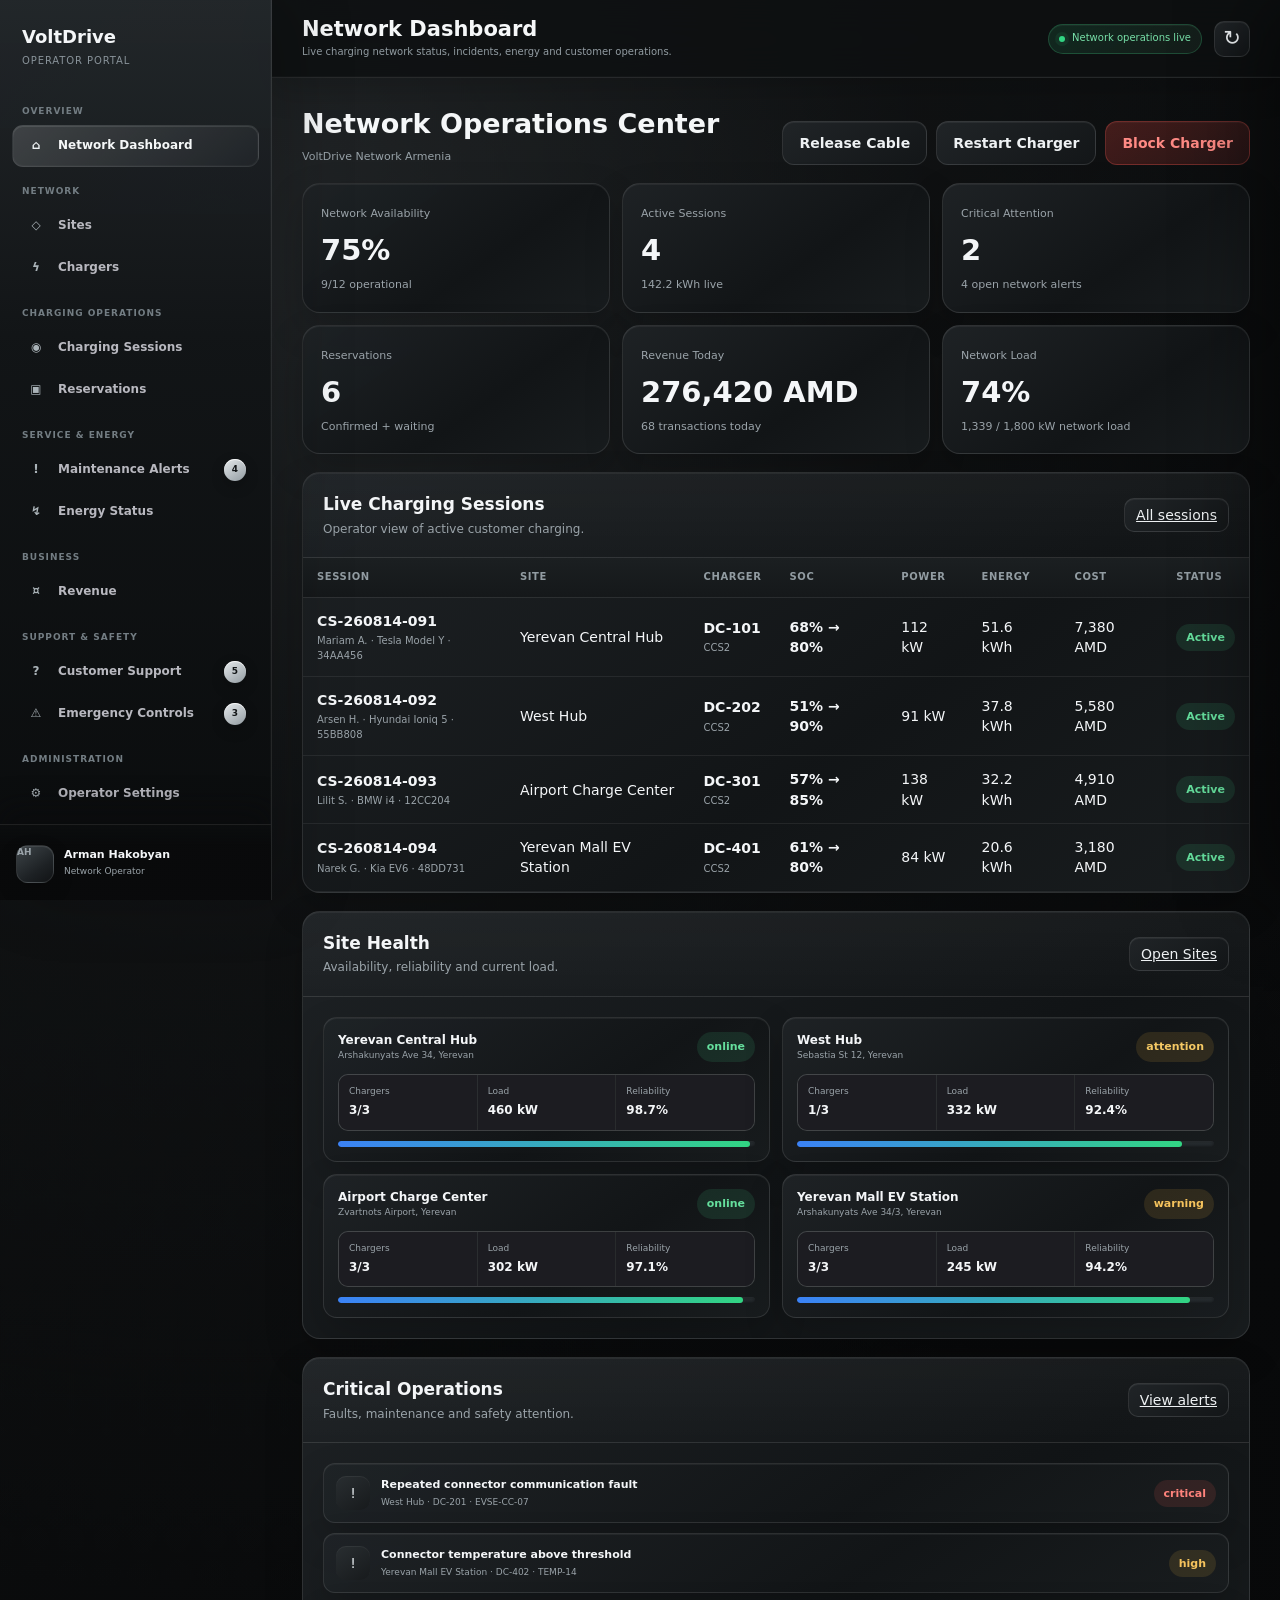
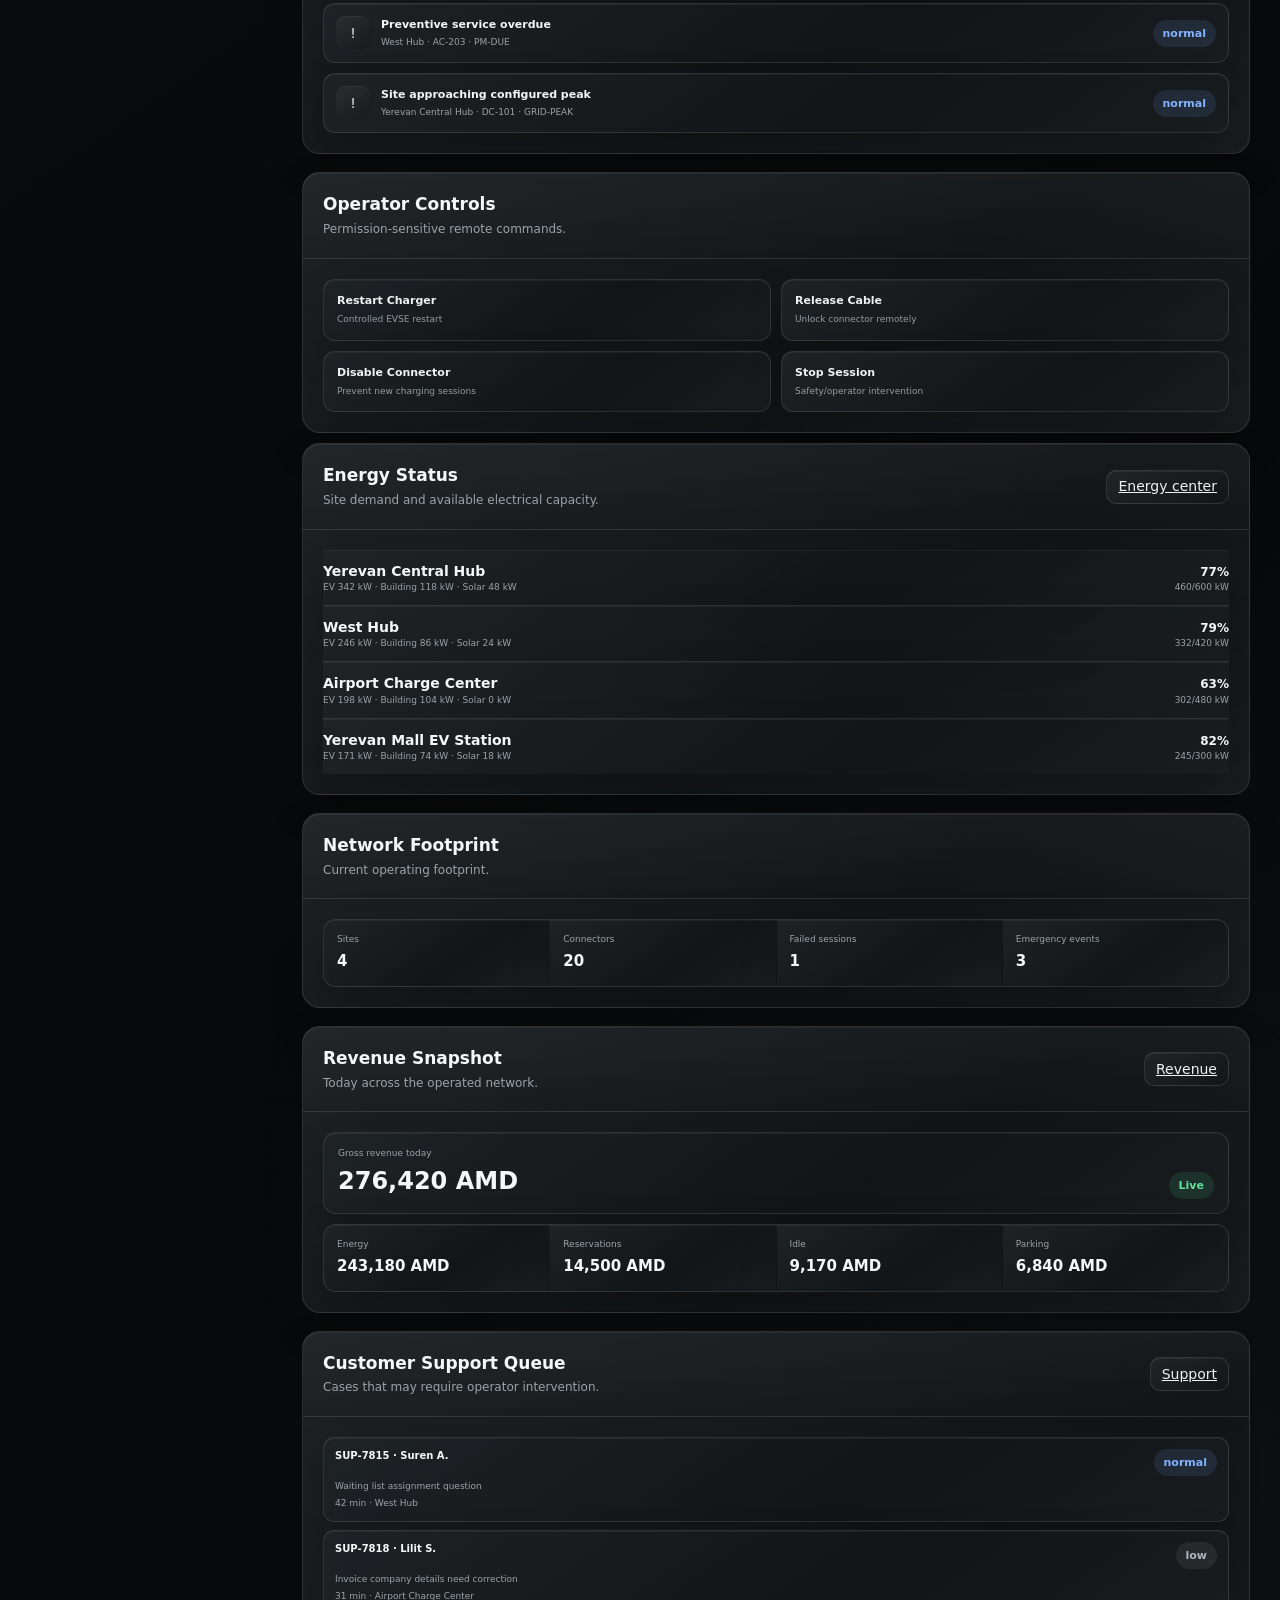
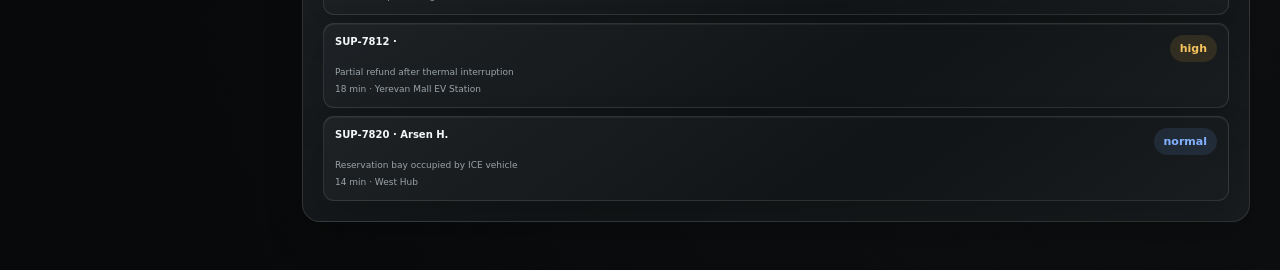
<file: index.html>
<!doctype html><html><head><meta charset="utf-8"><meta name="viewport" content="width=device-width,initial-scale=1"><title>VoltDrive Operator</title><script>
(function(){var allowed={dashboard:'dashboard.html',sessions:'sessions.html',maintenance:'maintenance.html',support:'support.html',emergency:'emergency.html'};var page='dashboard';try{var raw=localStorage.getItem('voltdrive_operator_v1');if(raw){var data=JSON.parse(raw);var preferred=data&&data.operatorSettings&&data.operatorSettings.interface&&data.operatorSettings.interface.defaultPage;if(allowed[preferred])page=preferred;}}catch(e){}location.replace(allowed[page]||allowed.dashboard);})();
</script></head><body></body></html>
</file>
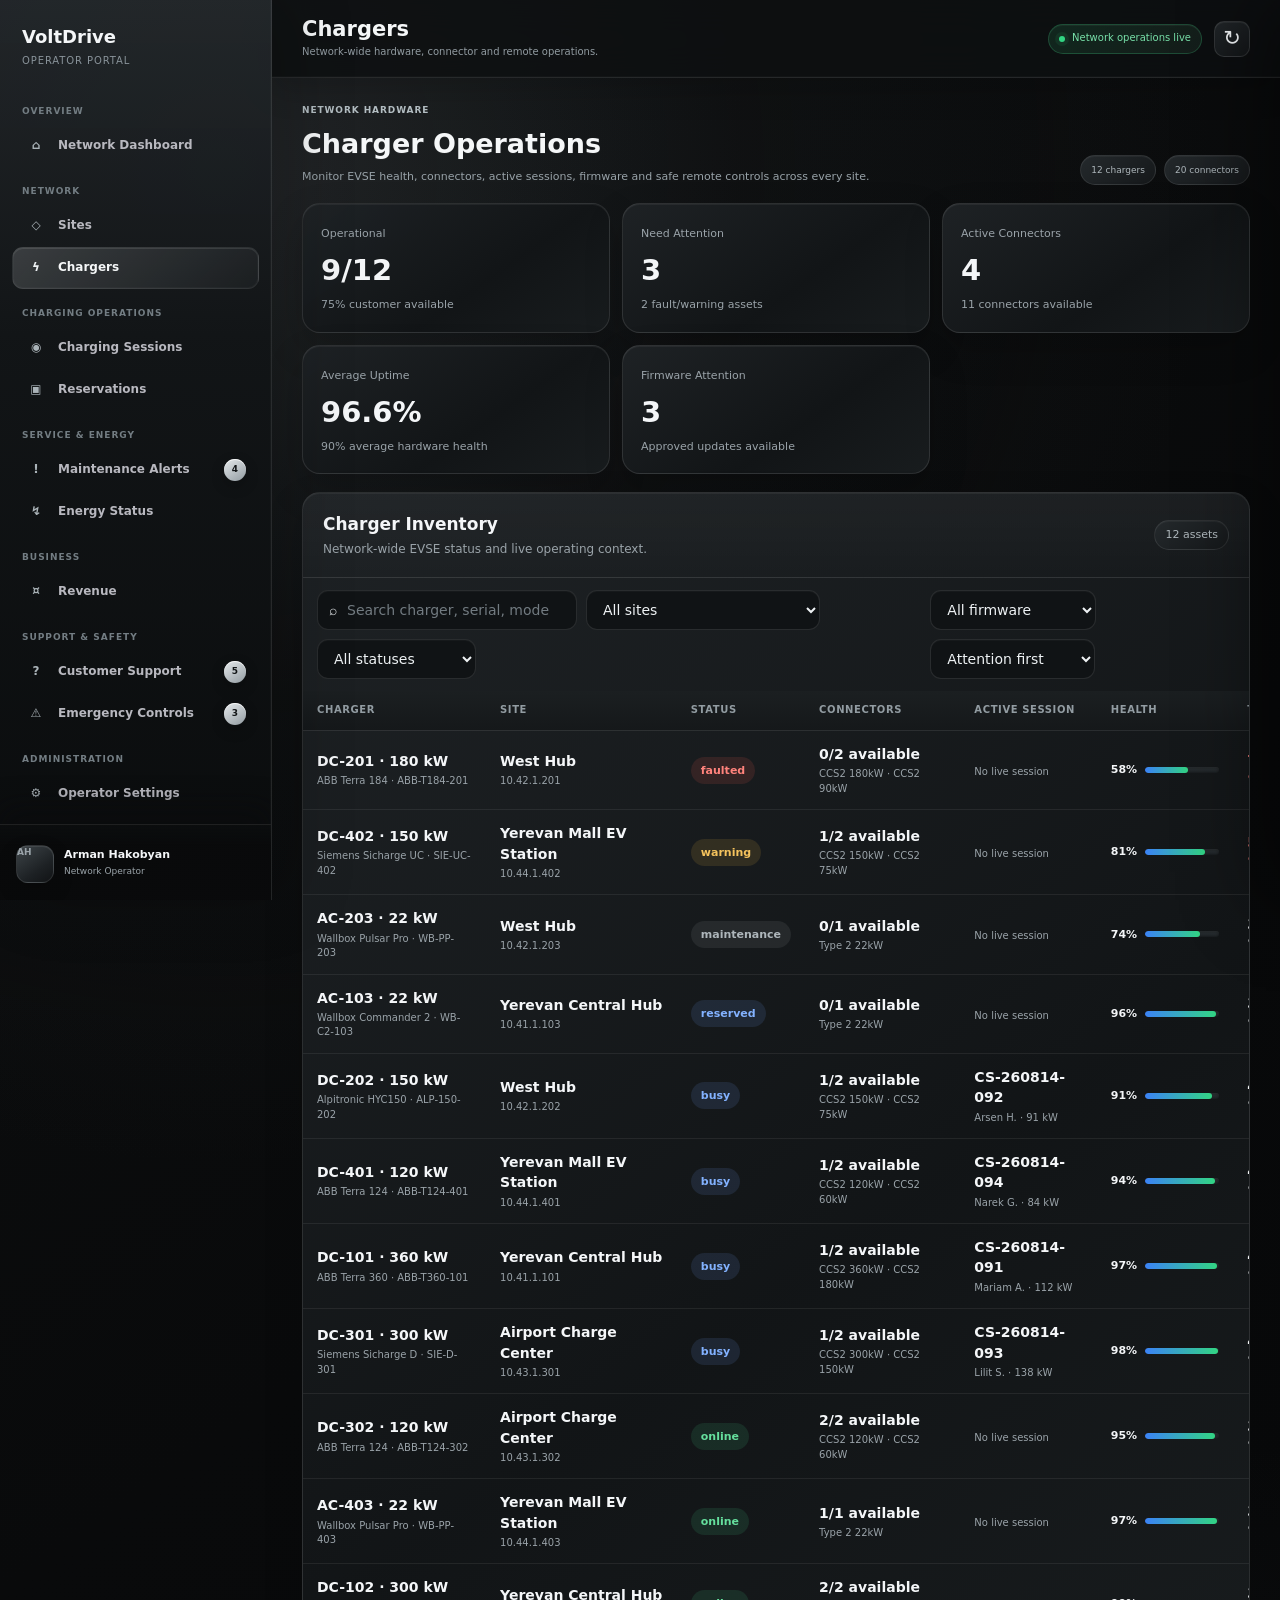
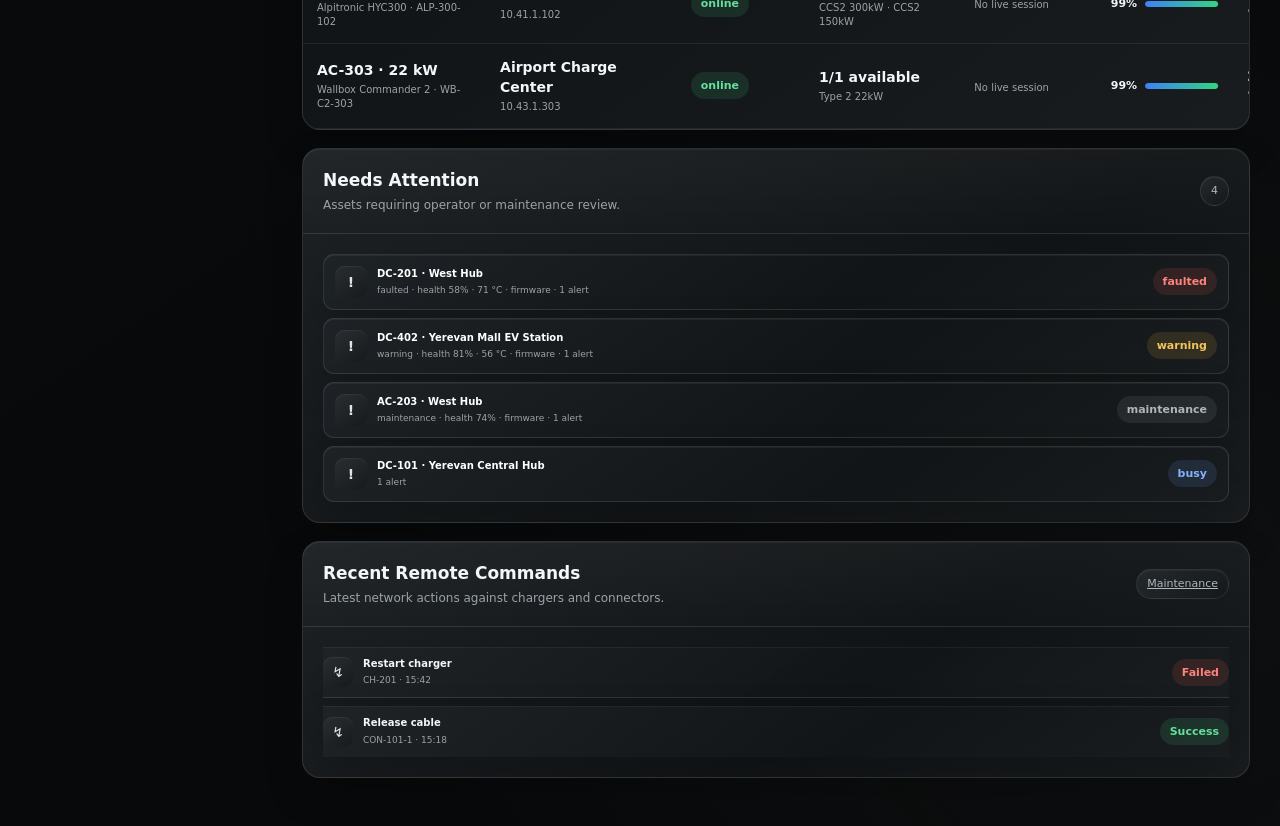
<file: chargers.html>
<!doctype html><html lang="en"><head><meta charset="utf-8"><meta name="viewport" content="width=device-width,initial-scale=1"><title>Chargers · VoltDrive Operator</title><link rel="stylesheet" href="css/core/variables.css"><link rel="stylesheet" href="css/core/reset.css"><link rel="stylesheet" href="css/core/typography.css"><link rel="stylesheet" href="css/components/buttons.css"><link rel="stylesheet" href="css/components/forms.css"><link rel="stylesheet" href="css/components/operator-ui.css"><link rel="stylesheet" href="css/layout/app-layout.css"><link rel="stylesheet" href="css/layout/sidebar.css"><link rel="stylesheet" href="css/layout/header.css"><link rel="stylesheet" href="css/pages/operator.css"><link rel="stylesheet" href="css/core/metallic-theme.css"></head><body class="app-page" data-nav="chargers"><div class="app-shell"><aside class="sidebar"><div class="sidebar__brand"><strong>VoltDrive</strong><span>Operator Portal</span></div><nav class="sidebar__nav"><div class="sidebar__group"><span class="sidebar__group-title">Overview</span><a class="nav-link" data-nav="dashboard" href="dashboard.html"><span class="nav-link__icon">⌂</span><span>Network Dashboard</span></a></div><div class="sidebar__group"><span class="sidebar__group-title">Network</span><a class="nav-link" data-nav="sites" href="sites.html"><span class="nav-link__icon">◇</span><span>Sites</span></a><a class="nav-link is-active" data-nav="chargers" href="chargers.html"><span class="nav-link__icon">ϟ</span><span>Chargers</span></a></div><div class="sidebar__group"><span class="sidebar__group-title">Charging Operations</span><a class="nav-link" data-nav="sessions" href="sessions.html"><span class="nav-link__icon">◉</span><span>Charging Sessions</span></a><a class="nav-link" data-nav="reservations" href="reservations.html"><span class="nav-link__icon">▣</span><span>Reservations</span></a></div><div class="sidebar__group"><span class="sidebar__group-title">Service & Energy</span><a class="nav-link" data-nav="maintenance" href="maintenance.html"><span class="nav-link__icon">!</span><span>Maintenance Alerts</span><span class="nav-link__badge">4</span></a><a class="nav-link" data-nav="energy" href="energy.html"><span class="nav-link__icon">↯</span><span>Energy Status</span></a></div><div class="sidebar__group"><span class="sidebar__group-title">Business</span><a class="nav-link" data-nav="revenue" href="revenue.html"><span class="nav-link__icon">¤</span><span>Revenue</span></a></div><div class="sidebar__group"><span class="sidebar__group-title">Support & Safety</span><a class="nav-link" data-nav="support" href="support.html"><span class="nav-link__icon">?</span><span>Customer Support</span><span class="nav-link__badge">4</span></a><a class="nav-link" data-nav="emergency" href="emergency.html"><span class="nav-link__icon">⚠</span><span>Emergency Controls</span></a></div><div class="sidebar__group"><span class="sidebar__group-title">Administration</span><a class="nav-link" data-nav="settings" href="settings.html"><span class="nav-link__icon">⚙</span><span>Operator Settings</span></a></div>
</nav><div class="sidebar__footer"><div class="sidebar-user"><span class="sidebar-user__avatar">AH</span><div><strong data-operator-name>Arman Hakobyan</strong><span data-operator-role>Network Operator</span></div></div></div></aside><div class="mobile-overlay"></div><main class="app-main"><header class="topbar"><div class="topbar__left"><button class="icon-button menu-button" id="menu-button" aria-label="Open menu">☰</button><div class="topbar__title"><h1>Chargers</h1><p>Network-wide hardware, connector and remote operations.</p></div></div><div class="topbar__actions"><span class="live-chip">Network operations live</span><button class="icon-button" id="refresh-button" title="Refresh">↻</button></div></header><div class="page-content">
<section class="chargers-hero"><div><span class="eyebrow">Network hardware</span><h2>Charger Operations</h2><p>Monitor EVSE health, connectors, active sessions, firmware and safe remote controls across every site.</p></div><div class="metric-inline"><span class="panel-chip" id="charger-network-chip">12 chargers</span><span class="panel-chip" id="connector-network-chip">21 connectors</span></div></section>
<section class="operator-kpi-grid chargers-kpi-grid"><article class="kpi-card"><span>Operational</span><strong id="kpi-operational">—</strong><small id="kpi-operational-note">—</small></article><article class="kpi-card kpi-card--danger"><span>Need Attention</span><strong id="kpi-attention">—</strong><small id="kpi-attention-note">—</small></article><article class="kpi-card"><span>Active Connectors</span><strong id="kpi-active-connectors">—</strong><small id="kpi-active-note">—</small></article><article class="kpi-card"><span>Average Uptime</span><strong id="kpi-uptime">—</strong><small id="kpi-health-note">—</small></article><article class="kpi-card"><span>Firmware Attention</span><strong id="kpi-firmware">—</strong><small id="kpi-firmware-note">—</small></article></section>
<section class="chargers-layout"><div class="chargers-main-column"><section class="panel"><div class="panel__header"><div><h2>Charger Inventory</h2><p>Network-wide EVSE status and live operating context.</p></div><span class="panel-chip" id="charger-result-count">0 assets</span></div><div class="ui-toolbar"><div class="ui-toolbar__group"><label class="ui-search">⌕<input id="charger-search" type="search" placeholder="Search charger, serial, model or IP"></label><select class="ui-select" id="charger-site"><option value="all">All sites</option></select><select class="ui-select" id="charger-status"><option value="all">All statuses</option><option value="online">Online</option><option value="busy">Busy</option><option value="reserved">Reserved</option><option value="warning">Warning</option><option value="faulted">Faulted</option><option value="maintenance">Maintenance</option><option value="blocked">Blocked</option><option value="offline">Offline</option></select></div><div class="ui-toolbar__group"><select class="ui-select" id="charger-firmware"><option value="all">All firmware</option><option value="attention">Needs update</option><option value="current">Current</option><option value="scheduled">Scheduled</option></select><select class="ui-select" id="charger-sort"><option value="attention">Attention first</option><option value="site">Site</option><option value="health">Health</option><option value="temperature">Temperature</option><option value="uptime">Uptime</option><option value="name">Charger</option></select></div></div><div class="table-wrap"><table class="data-table charger-table"><thead><tr><th>Charger</th><th>Site</th><th>Status</th><th>Connectors</th><th>Active Session</th><th>Health</th><th>Temp</th><th>Uptime</th><th>Firmware</th></tr></thead><tbody id="charger-table-body"></tbody></table></div></section></div>
<div class="chargers-side-column"><section class="panel"><div class="panel__header"><div><h2>Needs Attention</h2><p>Assets requiring operator or maintenance review.</p></div><span class="panel-chip" id="attention-count">0</span></div><div class="panel__body charger-attention-list" id="charger-attention-list"></div></section><section class="panel"><div class="panel__header"><div><h2>Recent Remote Commands</h2><p>Latest network actions against chargers and connectors.</p></div><a class="panel-chip" href="maintenance.html">Maintenance</a></div><div class="panel__body command-mini-list" id="charger-command-list"></div></section></div></section>
</div></main></div>
<div class="ui-drawer-backdrop" id="charger-drawer-backdrop" hidden></div><aside class="ui-drawer charger-details-drawer" id="charger-drawer" aria-hidden="true"><header class="ui-drawer__header"><div><span class="eyebrow">Network charger</span><h2 id="charger-drawer-title">Charger</h2><p id="charger-drawer-subtitle">—</p></div><button class="ui-close" id="charger-drawer-close" type="button" aria-label="Close">×</button></header><div class="ui-tabs" id="charger-drawer-tabs"><button class="ui-tab is-active" data-charger-tab="overview">Overview</button><button class="ui-tab" data-charger-tab="connectors">Connectors</button><button class="ui-tab" data-charger-tab="faults">Sessions & Faults</button><button class="ui-tab" data-charger-tab="firmware">Firmware & Service</button><button class="ui-tab" data-charger-tab="controls">Controls</button></div><div class="ui-drawer__body" id="charger-drawer-body"></div><footer class="ui-drawer__footer" id="charger-drawer-footer"></footer></aside>
<dialog class="ui-dialog" id="charger-command-dialog"><div class="ui-dialog__header"><div><h2 id="charger-command-title">Remote command</h2><p id="charger-command-subtitle">Operator command confirmation.</p></div><button class="ui-close" id="charger-command-close" type="button">×</button></div><div class="ui-dialog__body"><input type="hidden" id="charger-command-type"><div class="ui-callout ui-callout--warning"><strong id="charger-command-warning">Remote action</strong><span>Confirm the target and operational reason before sending the command.</span></div><label class="form-field"><span>Target</span><select class="ui-select" id="charger-command-target"></select></label><label class="form-field"><span>Operator note</span><textarea id="charger-command-note" rows="3" placeholder="Reason / operational context"></textarea></label></div><div class="ui-dialog__footer"><button class="button button--secondary" id="charger-command-cancel" type="button">Cancel</button><button class="button button--primary" id="charger-command-confirm" type="button">Confirm</button></div></dialog>
<dialog class="ui-dialog" id="firmware-dialog"><div class="ui-dialog__header"><div><h2>Schedule Firmware Update</h2><p id="firmware-dialog-subtitle">—</p></div><button class="ui-close" id="firmware-dialog-close" type="button">×</button></div><div class="ui-dialog__body"><div class="ui-detail-grid"><div><span>Installed</span><strong id="firmware-current">—</strong></div><div><span>Latest approved</span><strong id="firmware-latest">—</strong></div></div><label class="form-field"><span>Maintenance window</span><select class="ui-select" id="firmware-window"><option value="Tonight · 02:00–03:00">Tonight · 02:00–03:00</option><option value="Tomorrow · 02:00–03:00">Tomorrow · 02:00–03:00</option><option value="Next maintenance visit">Next maintenance visit</option></select></label><label class="form-field"><span>Note</span><textarea id="firmware-note" rows="3" placeholder="Deployment note"></textarea></label></div><div class="ui-dialog__footer"><button class="button button--secondary" id="firmware-cancel" type="button">Cancel</button><button class="button button--primary" id="firmware-confirm" type="button">Schedule Update</button></div></dialog>
<dialog class="ui-dialog" id="ticket-dialog"><div class="ui-dialog__header"><div><h2>Create Maintenance Ticket</h2><p id="ticket-dialog-subtitle">—</p></div><button class="ui-close" id="ticket-dialog-close" type="button">×</button></div><div class="ui-dialog__body"><label class="form-field"><span>Priority</span><select class="ui-select" id="ticket-priority"><option value="critical">Critical</option><option value="high">High</option><option value="normal" selected>Normal</option><option value="low">Low</option></select></label><label class="form-field"><span>Connector</span><select class="ui-select" id="ticket-connector"><option value="">Whole charger</option></select></label><label class="form-field"><span>Issue</span><textarea id="ticket-note" rows="4" placeholder="Describe the issue and operator observations"></textarea></label></div><div class="ui-dialog__footer"><button class="button button--secondary" id="ticket-cancel" type="button">Cancel</button><button class="button button--primary" id="ticket-confirm" type="button">Create Ticket</button></div></dialog>
<div class="ui-toast" id="global-toast"></div><script type="module" src="js/pages/chargers.js"></script></body></html>
</file>
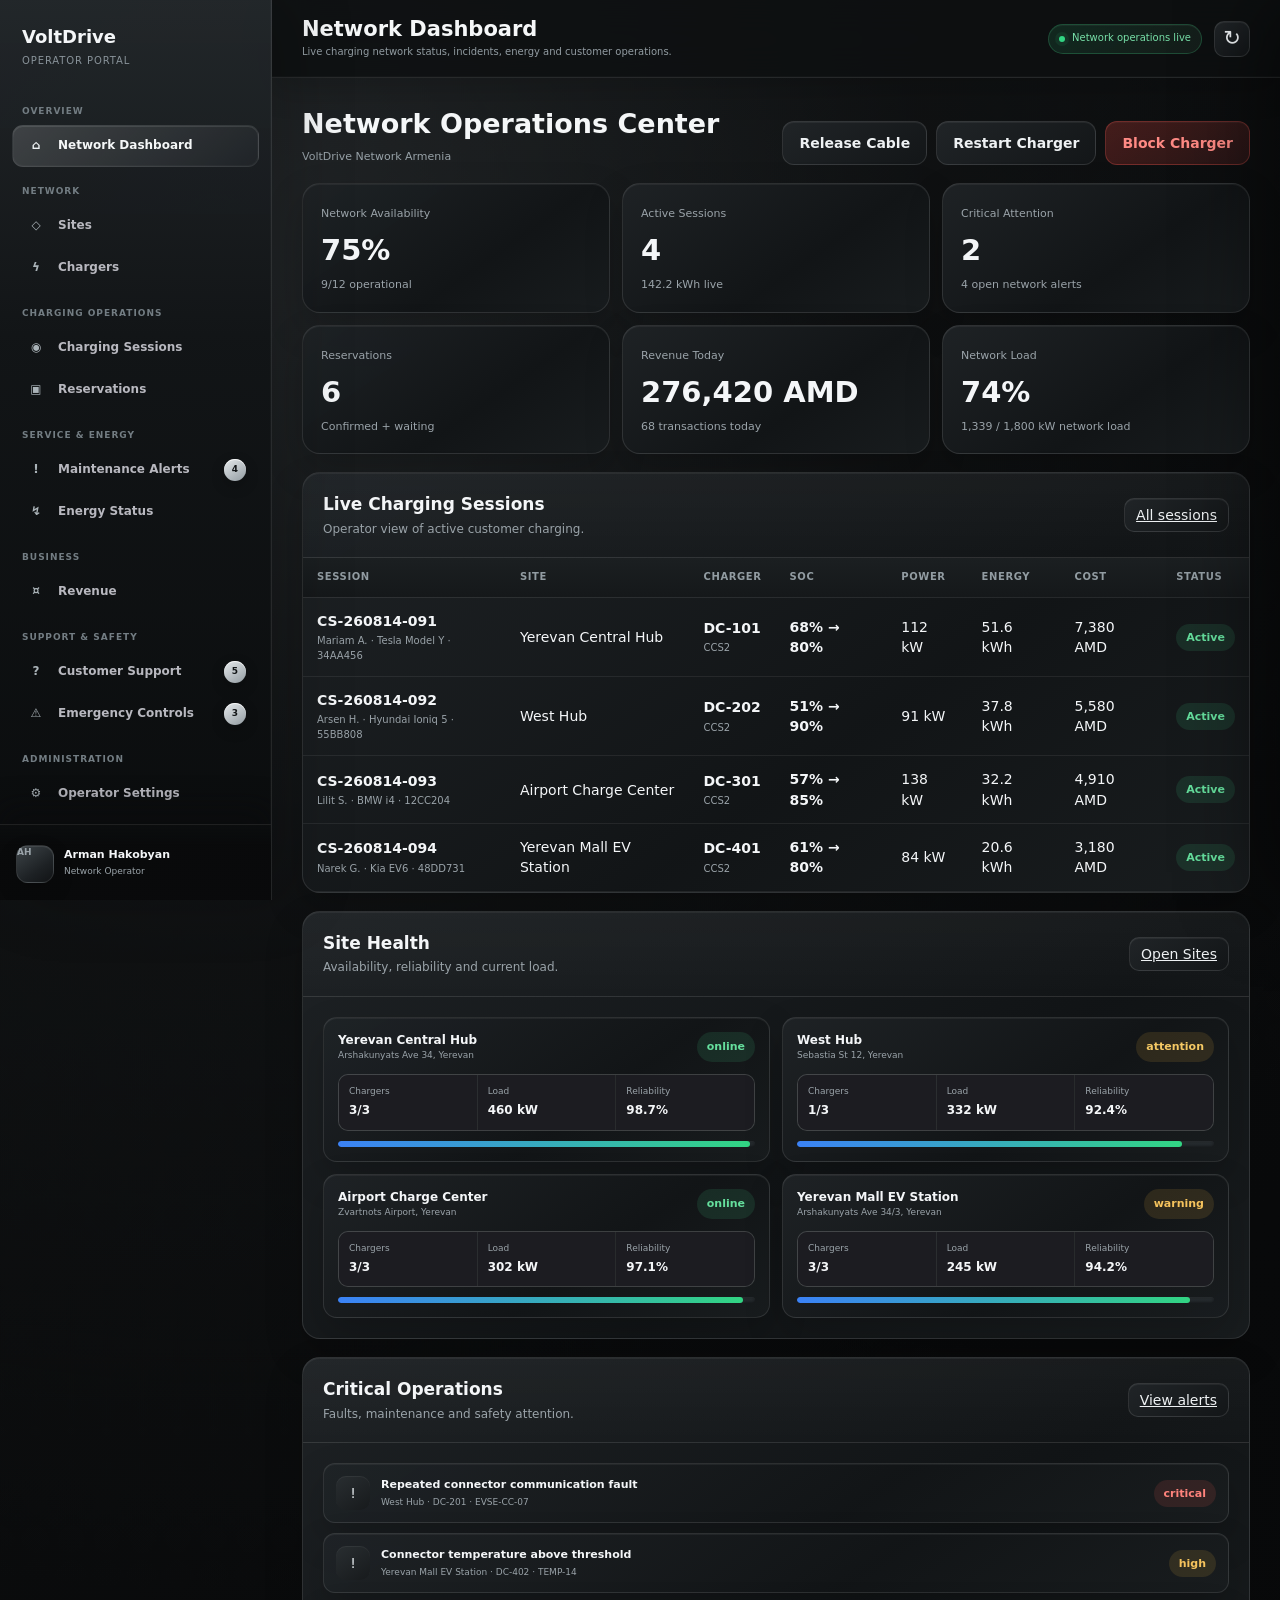
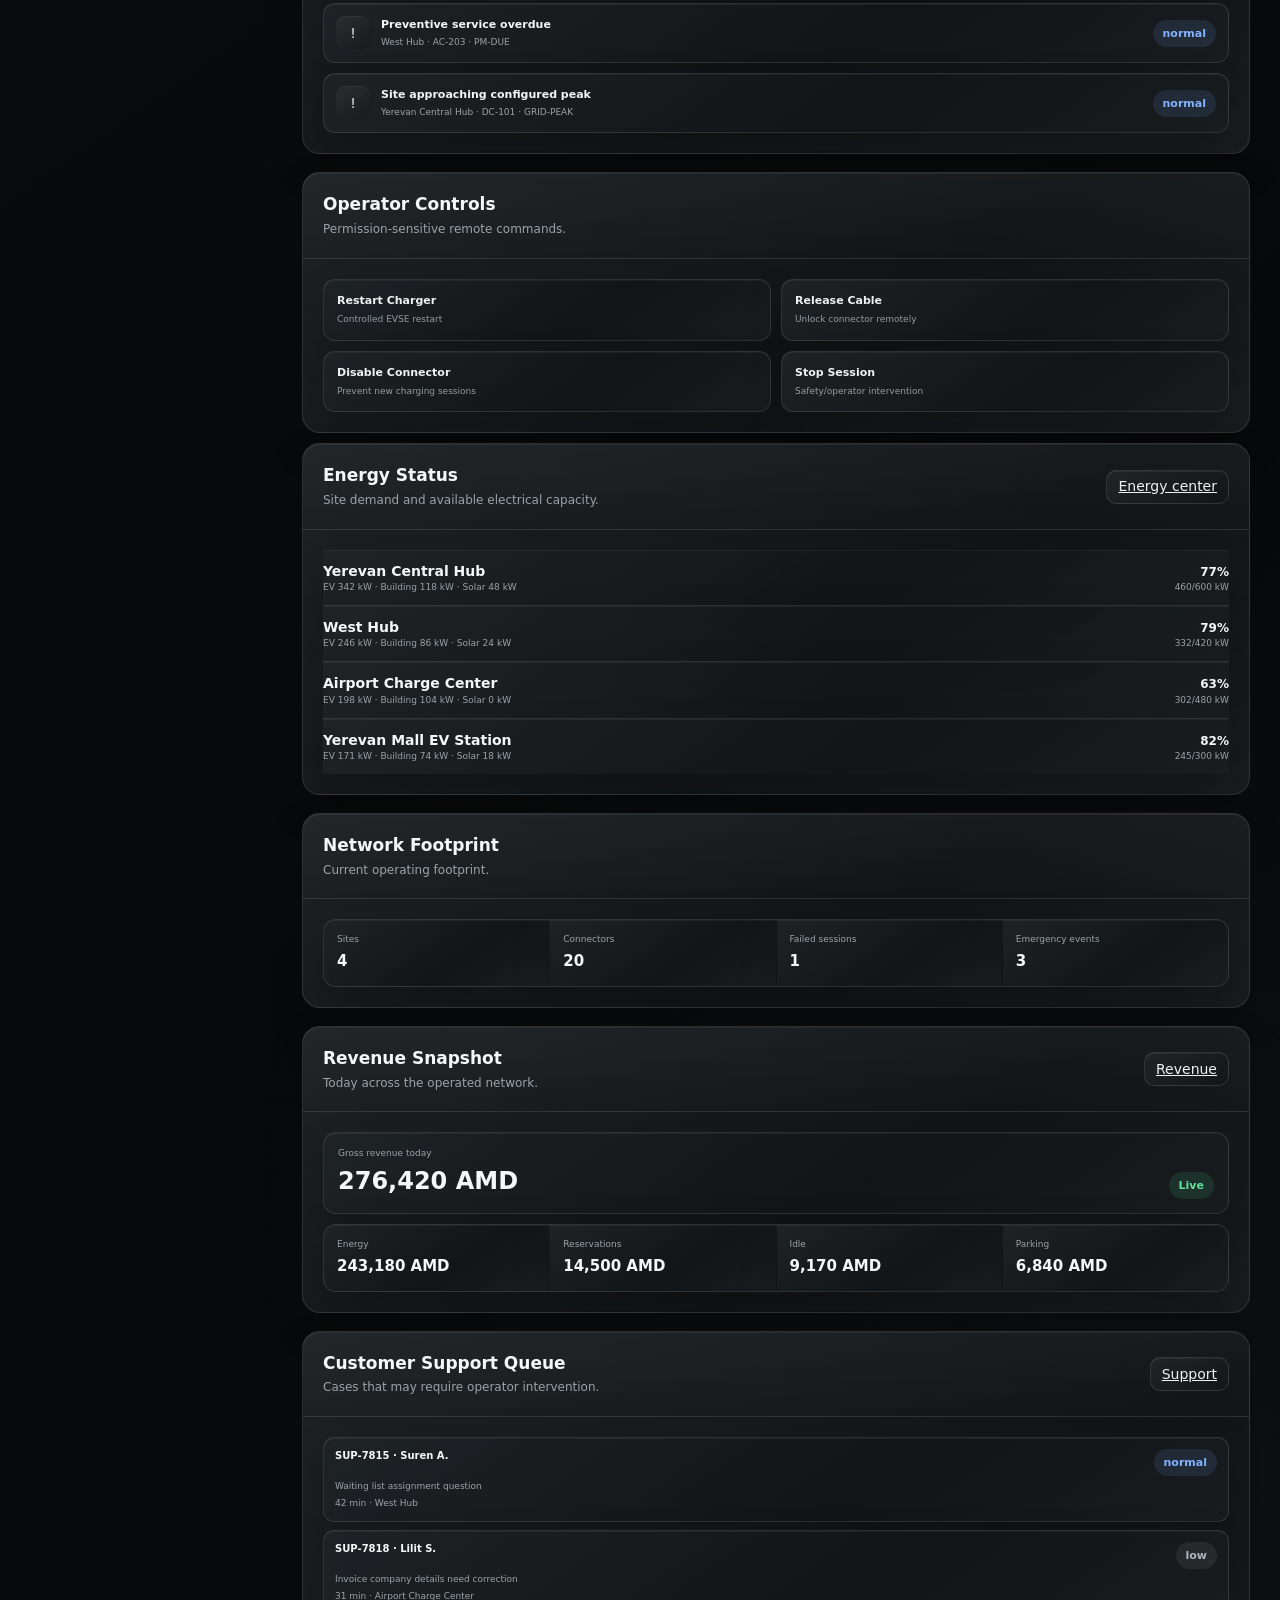
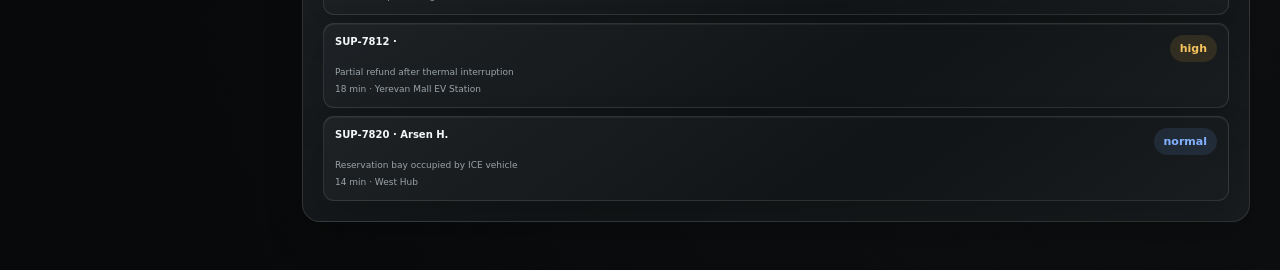
<file: dashboard.html>
<!doctype html><html lang="en"><head><meta charset="utf-8"><meta name="viewport" content="width=device-width,initial-scale=1"><title>Network Dashboard · VoltDrive Operator</title><link rel="stylesheet" href="css/core/variables.css"><link rel="stylesheet" href="css/core/reset.css"><link rel="stylesheet" href="css/core/typography.css"><link rel="stylesheet" href="css/components/buttons.css"><link rel="stylesheet" href="css/components/forms.css"><link rel="stylesheet" href="css/components/operator-ui.css"><link rel="stylesheet" href="css/layout/app-layout.css"><link rel="stylesheet" href="css/layout/sidebar.css"><link rel="stylesheet" href="css/layout/header.css"><link rel="stylesheet" href="css/pages/operator.css"><link rel="stylesheet" href="css/core/metallic-theme.css"></head><body class="app-page"><div class="app-shell"><aside class="sidebar"><div class="sidebar__brand"><strong>VoltDrive</strong><span>Operator Portal</span></div><nav class="sidebar__nav"><div class="sidebar__group"><span class="sidebar__group-title">Overview</span><a class="nav-link is-active" data-nav="dashboard" href="dashboard.html"><span class="nav-link__icon">⌂</span><span>Network Dashboard</span></a></div><div class="sidebar__group"><span class="sidebar__group-title">Network</span><a class="nav-link" data-nav="sites" href="sites.html"><span class="nav-link__icon">◇</span><span>Sites</span></a><a class="nav-link" data-nav="chargers" href="chargers.html"><span class="nav-link__icon">ϟ</span><span>Chargers</span></a></div><div class="sidebar__group"><span class="sidebar__group-title">Charging Operations</span><a class="nav-link" data-nav="sessions" href="sessions.html"><span class="nav-link__icon">◉</span><span>Charging Sessions</span></a><a class="nav-link" data-nav="reservations" href="reservations.html"><span class="nav-link__icon">▣</span><span>Reservations</span></a></div><div class="sidebar__group"><span class="sidebar__group-title">Service & Energy</span><a class="nav-link" data-nav="maintenance" href="maintenance.html"><span class="nav-link__icon">!</span><span>Maintenance Alerts</span><span class="nav-link__badge">4</span></a><a class="nav-link" data-nav="energy" href="energy.html"><span class="nav-link__icon">↯</span><span>Energy Status</span></a></div><div class="sidebar__group"><span class="sidebar__group-title">Business</span><a class="nav-link" data-nav="revenue" href="revenue.html"><span class="nav-link__icon">¤</span><span>Revenue</span></a></div><div class="sidebar__group"><span class="sidebar__group-title">Support & Safety</span><a class="nav-link" data-nav="support" href="support.html"><span class="nav-link__icon">?</span><span>Customer Support</span><span class="nav-link__badge">4</span></a><a class="nav-link" data-nav="emergency" href="emergency.html"><span class="nav-link__icon">⚠</span><span>Emergency Controls</span></a></div><div class="sidebar__group"><span class="sidebar__group-title">Administration</span><a class="nav-link" data-nav="settings" href="settings.html"><span class="nav-link__icon">⚙</span><span>Operator Settings</span></a></div>
</nav><div class="sidebar__footer"><div class="sidebar-user"><span class="sidebar-user__avatar">AH</span><div><strong data-operator-name>Arman Hakobyan</strong><span data-operator-role>Network Operator</span></div></div></div></aside><div class="mobile-overlay"></div><main class="app-main"><header class="topbar"><div class="topbar__left"><button class="icon-button menu-button" id="menu-button" aria-label="Open menu">☰</button><div class="topbar__title"><h1>Network Dashboard</h1><p>Live charging network status, incidents, energy and customer operations.</p></div></div><div class="topbar__actions"><span class="live-chip">Network operations live</span><button class="icon-button" id="refresh-button" title="Refresh">↻</button></div></header><div class="page-content">
<section class="dashboard-hero"><div><h2>Network Operations Center</h2><p data-network-name>VoltDrive Network Armenia</p></div><div class="dashboard-actions"><button class="button button--secondary" data-command="release-cable">Release Cable</button><button class="button button--secondary" data-command="restart-charger">Restart Charger</button><button class="button button--danger" data-command="block-charger">Block Charger</button></div></section>
<section class="operator-kpi-grid"><article class="kpi-card"><span>Network Availability</span><strong id="kpi-availability">—</strong><small id="kpi-chargers">—</small></article><article class="kpi-card"><span>Active Sessions</span><strong id="kpi-sessions">—</strong><small id="kpi-session-energy">—</small></article><article class="kpi-card kpi-card--danger"><span>Critical Attention</span><strong id="kpi-alerts">—</strong><small id="kpi-alerts-note">—</small></article><article class="kpi-card"><span>Reservations</span><strong id="kpi-reservations">—</strong><small>Confirmed + waiting</small></article><article class="kpi-card"><span>Revenue Today</span><strong id="kpi-revenue">—</strong><small id="kpi-transactions">—</small></article><article class="kpi-card"><span>Network Load</span><strong id="kpi-load">—</strong><small id="kpi-load-note">—</small></article></section>
<section class="dashboard-grid"><div class="dashboard-column"><section class="panel"><div class="panel__header"><div><h2>Live Charging Sessions</h2><p>Operator view of active customer charging.</p></div><a class="action-button" href="sessions.html">All sessions</a></div><div class="table-wrap"><table class="data-table"><thead><tr><th>Session</th><th>Site</th><th>Charger</th><th>SOC</th><th>Power</th><th>Energy</th><th>Cost</th><th>Status</th></tr></thead><tbody id="sessions-body"></tbody></table></div></section><section class="panel"><div class="panel__header"><div><h2>Site Health</h2><p>Availability, reliability and current load.</p></div><a class="action-button" href="sites.html">Open Sites</a></div><div class="panel__body"><div class="site-grid" id="site-grid"></div></div></section></div>
<aside class="dashboard-column"><section class="panel"><div class="panel__header"><div><h2>Critical Operations</h2><p>Faults, maintenance and safety attention.</p></div><a class="action-button" href="maintenance.html">View alerts</a></div><div class="panel__body"><div class="attention-list" id="attention-list"></div></div></section><section class="panel"><div class="panel__header"><div><h2>Operator Controls</h2><p>Permission-sensitive remote commands.</p></div></div><div class="panel__body"><div class="quick-action-grid"><button class="quick-action" data-command="restart-charger"><strong>Restart Charger</strong><span>Controlled EVSE restart</span></button><button class="quick-action" data-command="release-cable"><strong>Release Cable</strong><span>Unlock connector remotely</span></button><button class="quick-action" data-command="disable-connector"><strong>Disable Connector</strong><span>Prevent new charging sessions</span></button><button class="quick-action" data-command="stop-session"><strong>Stop Session</strong><span>Safety/operator intervention</span></button></div></div></section></aside></section>
<section class="dashboard-grid section-gap"><div class="dashboard-column"><section class="panel"><div class="panel__header"><div><h2>Energy Status</h2><p>Site demand and available electrical capacity.</p></div><a class="action-button" href="energy.html">Energy center</a></div><div class="panel__body"><div id="energy-list"></div></div></section><section class="panel"><div class="panel__header"><div><h2>Network Footprint</h2><p>Current operating footprint.</p></div></div><div class="panel__body"><div class="network-summary" id="network-summary"></div></div></section></div><aside class="dashboard-column"><section class="panel"><div class="panel__header"><div><h2>Revenue Snapshot</h2><p>Today across the operated network.</p></div><a class="action-button" href="revenue.html">Revenue</a></div><div class="panel__body"><div class="revenue-card"><div><span>Gross revenue today</span><strong id="revenue-total">—</strong></div><span class="ui-pill status-paid">Live</span></div><div class="network-summary section-gap" id="revenue-breakdown"></div></div></section><section class="panel"><div class="panel__header"><div><h2>Customer Support Queue</h2><p>Cases that may require operator intervention.</p></div><a class="action-button" href="support.html">Support</a></div><div class="panel__body"><div class="support-list" id="support-list"></div></div></section></aside></section>
</div></main></div>
<div class="ui-drawer-backdrop" id="drawer-backdrop"></div><aside class="ui-drawer" id="operator-drawer"><header class="ui-drawer__header"><div><h2 id="drawer-title">Details</h2><p id="drawer-subtitle"></p></div><button class="ui-close" id="drawer-close" aria-label="Close">×</button></header><div class="ui-drawer__body" id="drawer-body"></div><footer class="ui-drawer__footer" id="drawer-footer"></footer></aside>
<dialog class="ui-dialog" id="command-dialog"><header class="ui-dialog__header"><div><h2 id="command-title">Remote command</h2><p id="command-description"></p></div><button class="ui-close" id="command-close" aria-label="Close">×</button></header><div class="ui-dialog__body"><input type="hidden" id="command-type"><div class="form-grid"><label class="form-field form-field--full"><span>Target</span><select id="command-target"></select></label><label class="form-field form-field--full"><span>Operator note / reason</span><textarea id="command-note" placeholder="Reason for this remote action"></textarea></label></div></div><footer class="ui-dialog__footer"><button class="button button--secondary" id="command-cancel">Cancel</button><button class="button button--primary" id="command-confirm">Send Command</button></footer></dialog>
<div class="ui-toast" id="global-toast"></div><script type="module" src="js/pages/dashboard.js"></script></body></html>
</file>
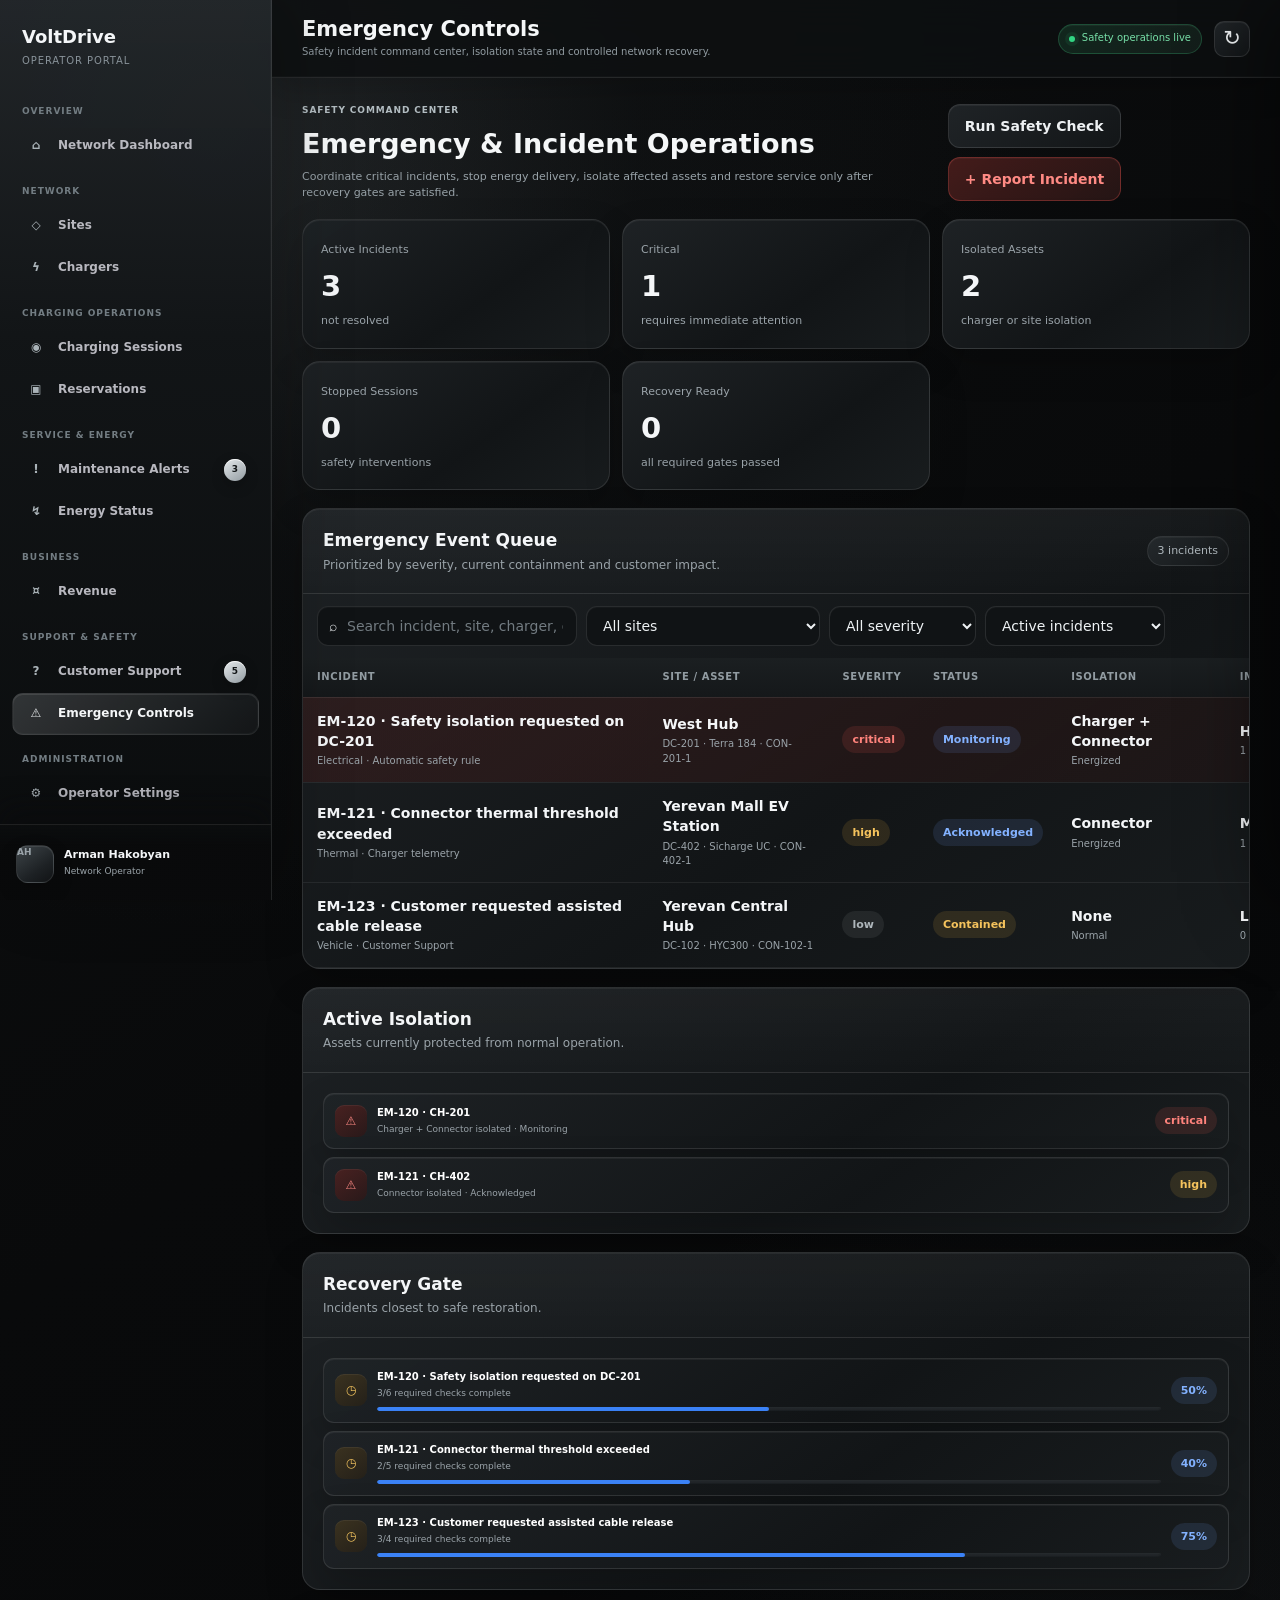
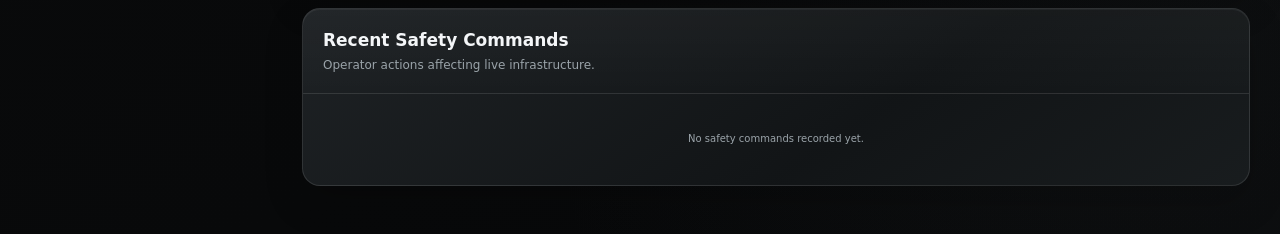
<file: emergency.html>
<!doctype html>
<html lang="en">
<head>
<meta charset="utf-8">
<meta name="viewport" content="width=device-width,initial-scale=1">
<title>Emergency Controls · VoltDrive Operator</title>
<link rel="stylesheet" href="css/core/variables.css"><link rel="stylesheet" href="css/core/reset.css"><link rel="stylesheet" href="css/core/typography.css"><link rel="stylesheet" href="css/components/buttons.css"><link rel="stylesheet" href="css/components/forms.css"><link rel="stylesheet" href="css/components/operator-ui.css"><link rel="stylesheet" href="css/layout/app-layout.css"><link rel="stylesheet" href="css/layout/sidebar.css"><link rel="stylesheet" href="css/layout/header.css"><link rel="stylesheet" href="css/pages/operator.css">
<link rel="stylesheet" href="css/core/metallic-theme.css"></head>
<body class="app-page" data-nav="emergency">
<div class="app-shell">
<aside class="sidebar"><div class="sidebar__brand"><strong>VoltDrive</strong><span>Operator Portal</span></div><nav class="sidebar__nav">
<div class="sidebar__group"><span class="sidebar__group-title">Overview</span><a class="nav-link" data-nav="dashboard" href="dashboard.html"><span class="nav-link__icon">⌂</span><span>Network Dashboard</span></a></div>
<div class="sidebar__group"><span class="sidebar__group-title">Network</span><a class="nav-link" data-nav="sites" href="sites.html"><span class="nav-link__icon">◇</span><span>Sites</span></a><a class="nav-link" data-nav="chargers" href="chargers.html"><span class="nav-link__icon">ϟ</span><span>Chargers</span></a></div>
<div class="sidebar__group"><span class="sidebar__group-title">Charging Operations</span><a class="nav-link" data-nav="sessions" href="sessions.html"><span class="nav-link__icon">◉</span><span>Charging Sessions</span></a><a class="nav-link" data-nav="reservations" href="reservations.html"><span class="nav-link__icon">▣</span><span>Reservations</span></a></div>
<div class="sidebar__group"><span class="sidebar__group-title">Service & Energy</span><a class="nav-link" data-nav="maintenance" href="maintenance.html"><span class="nav-link__icon">!</span><span>Maintenance Alerts</span><span class="nav-link__badge">4</span></a><a class="nav-link" data-nav="energy" href="energy.html"><span class="nav-link__icon">↯</span><span>Energy Status</span></a></div>
<div class="sidebar__group"><span class="sidebar__group-title">Business</span><a class="nav-link" data-nav="revenue" href="revenue.html"><span class="nav-link__icon">¤</span><span>Revenue</span></a></div>
<div class="sidebar__group"><span class="sidebar__group-title">Support & Safety</span><a class="nav-link" data-nav="support" href="support.html"><span class="nav-link__icon">?</span><span>Customer Support</span><span class="nav-link__badge">4</span></a><a class="nav-link is-active" data-nav="emergency" href="emergency.html"><span class="nav-link__icon">⚠</span><span>Emergency Controls</span></a></div>
<div class="sidebar__group"><span class="sidebar__group-title">Administration</span><a class="nav-link" data-nav="settings" href="settings.html"><span class="nav-link__icon">⚙</span><span>Operator Settings</span></a></div>
</nav><div class="sidebar__footer"><div class="sidebar-user"><span class="sidebar-user__avatar">AH</span><div><strong data-operator-name>Arman Hakobyan</strong><span data-operator-role>Network Operator</span></div></div></div></aside>
<div class="mobile-overlay"></div>
<main class="app-main"><header class="topbar"><div class="topbar__left"><button class="icon-button menu-button" id="menu-button" aria-label="Open menu">☰</button><div class="topbar__title"><h1>Emergency Controls</h1><p>Safety incident command center, isolation state and controlled network recovery.</p></div></div><div class="topbar__actions"><span class="live-chip">Safety operations live</span><button class="icon-button" id="refresh-button" title="Refresh">↻</button></div></header>
<div class="page-content">
<section class="emergency-hero"><div><span class="eyebrow">Safety command center</span><h2>Emergency & Incident Operations</h2><p>Coordinate critical incidents, stop energy delivery, isolate affected assets and restore service only after recovery gates are satisfied.</p></div><div class="dashboard-actions"><button class="button button--secondary" id="emergency-safety-check">Run Safety Check</button><button class="button button--danger" id="emergency-new">+ Report Incident</button></div></section>
<section class="operator-kpi-grid emergency-kpi-grid"><article class="kpi-card kpi-card--danger"><span>Active Incidents</span><strong id="emergency-kpi-active">0</strong><small>not resolved</small></article><article class="kpi-card"><span>Critical</span><strong id="emergency-kpi-critical">0</strong><small>requires immediate attention</small></article><article class="kpi-card"><span>Isolated Assets</span><strong id="emergency-kpi-isolated">0</strong><small>charger or site isolation</small></article><article class="kpi-card"><span>Stopped Sessions</span><strong id="emergency-kpi-stopped">0</strong><small>safety interventions</small></article><article class="kpi-card"><span>Recovery Ready</span><strong id="emergency-kpi-recovery">0</strong><small>all required gates passed</small></article></section>

<div class="emergency-layout">
<div class="emergency-main-column">
<section class="panel"><div class="panel__header"><div><h2>Emergency Event Queue</h2><p>Prioritized by severity, current containment and customer impact.</p></div><span class="panel-chip" id="emergency-result-count">0 incidents</span></div>
<div class="ui-toolbar"><div class="ui-toolbar__group"><label class="ui-search"><span>⌕</span><input id="emergency-search" placeholder="Search incident, site, charger, owner…"></label><select class="ui-select" id="emergency-site"><option value="all">All sites</option></select><select class="ui-select" id="emergency-severity"><option value="all">All severity</option><option value="critical">Critical</option><option value="high">High</option><option value="normal">Normal</option><option value="low">Low</option></select><select class="ui-select" id="emergency-status"><option value="active">Active incidents</option><option value="all">All status</option><option value="open">Open</option><option value="acknowledged">Acknowledged</option><option value="contained">Contained</option><option value="monitoring">Monitoring</option><option value="recovery">Recovery</option><option value="resolved">Resolved</option></select></div></div>
<div class="table-wrap"><table class="data-table emergency-table"><thead><tr><th>Incident</th><th>Site / Asset</th><th>Severity</th><th>Status</th><th>Isolation</th><th>Impact</th><th>Owner</th></tr></thead><tbody id="emergency-table-body"></tbody></table></div></section>
</div>
<aside class="emergency-side-column">
<section class="panel"><div class="panel__header"><div><h2>Active Isolation</h2><p>Assets currently protected from normal operation.</p></div></div><div class="panel__body"><div class="emergency-side-list" id="emergency-isolation-list"></div></div></section>
<section class="panel"><div class="panel__header"><div><h2>Recovery Gate</h2><p>Incidents closest to safe restoration.</p></div></div><div class="panel__body"><div class="emergency-side-list" id="emergency-recovery-list"></div></div></section>
<section class="panel"><div class="panel__header"><div><h2>Recent Safety Commands</h2><p>Operator actions affecting live infrastructure.</p></div></div><div class="panel__body"><div class="emergency-command-list" id="emergency-command-list"></div></div></section>
</aside>
</div>
</div></main></div>

<div class="ui-drawer-backdrop" id="emergency-drawer-backdrop"></div><aside class="ui-drawer emergency-details-drawer" id="emergency-drawer"><div class="ui-drawer__header"><div><span class="eyebrow">Safety incident</span><h2 id="emergency-drawer-title">Incident</h2><p id="emergency-drawer-subtitle"></p></div><button class="ui-close" id="emergency-drawer-close" aria-label="Close">×</button></div><div><div class="ui-tabs"><button class="ui-tab is-active" data-emergency-tab="overview">Overview</button><button class="ui-tab" data-emergency-tab="controls">Emergency Controls</button><button class="ui-tab" data-emergency-tab="recovery">Recovery Checklist</button><button class="ui-tab" data-emergency-tab="audit">Audit Trail</button></div><div class="ui-drawer__body" id="emergency-drawer-body"></div></div><div class="ui-drawer__footer" id="emergency-drawer-footer"></div></aside>

<dialog class="ui-dialog" id="emergency-new-dialog"><div class="ui-dialog__header"><div><h2>Report Emergency Incident</h2><p>Create a safety event and attach the affected infrastructure.</p></div><button class="ui-close" id="emergency-new-close">×</button></div><div class="ui-dialog__body"><div class="form-grid"><label class="form-field"><span>Severity</span><select id="emergency-new-severity"><option value="critical">Critical</option><option value="high">High</option><option value="normal">Normal</option><option value="low">Low</option></select></label><label class="form-field"><span>Incident type</span><select id="emergency-new-type"><option value="electrical">Electrical safety</option><option value="thermal">Thermal / fire risk</option><option value="vehicle">Vehicle / connector incident</option><option value="site">Site safety</option><option value="security">Security incident</option><option value="other">Other</option></select></label><label class="form-field"><span>Site</span><select id="emergency-new-site"></select></label><label class="form-field"><span>Charger</span><select id="emergency-new-charger"><option value="">Site-level incident</option></select></label><label class="form-field"><span>Connector</span><select id="emergency-new-connector"><option value="">No connector</option></select></label><label class="form-field"><span>Owner</span><select id="emergency-new-owner"><option>Arman Hakobyan</option><option>Network Operations</option><option>Site Operations</option><option>Safety Response</option></select></label><label class="form-field form-field--full"><span>Title</span><input id="emergency-new-title" placeholder="Short incident description"></label><label class="form-field form-field--full"><span>Observed condition</span><textarea id="emergency-new-description" placeholder="What is happening, who reported it and what is the immediate risk?"></textarea></label></div></div><div class="ui-dialog__footer"><button class="button button--secondary" id="emergency-new-cancel">Cancel</button><button class="button button--danger" id="emergency-new-confirm">Create Incident</button></div></dialog>

<dialog class="ui-dialog emergency-critical-dialog" id="emergency-action-dialog"><div class="ui-dialog__header"><div><h2 id="emergency-action-title">Confirm Safety Action</h2><p id="emergency-action-subtitle"></p></div><button class="ui-close" id="emergency-action-close">×</button></div><div class="ui-dialog__body"><div class="ui-callout ui-callout--danger"><strong id="emergency-action-impact-title">Operational impact</strong><span id="emergency-action-impact"></span></div><div class="form-grid section-gap"><label class="form-field form-field--full"><span>Operator reason</span><textarea id="emergency-action-reason" placeholder="Document why this emergency action is required."></textarea></label><label class="form-field form-field--full"><span>Type CONFIRM to authorize</span><input id="emergency-action-confirm-text" autocomplete="off" placeholder="CONFIRM"></label></div></div><div class="ui-dialog__footer"><button class="button button--secondary" id="emergency-action-cancel">Cancel</button><button class="button button--danger" id="emergency-action-confirm">Execute Safety Action</button></div></dialog>

<dialog class="ui-dialog" id="emergency-resolve-dialog"><div class="ui-dialog__header"><div><h2>Resolve Safety Incident</h2><p id="emergency-resolve-subtitle"></p></div><button class="ui-close" id="emergency-resolve-close">×</button></div><div class="ui-dialog__body"><div class="ui-callout ui-callout--warning"><strong>Recovery gate</strong><span>Required checklist steps and isolation confirmations must be complete before resolution.</span></div><div class="form-grid section-gap"><label class="form-field form-field--full"><span>Resolution summary</span><textarea id="emergency-resolve-note" placeholder="Describe verification performed, asset condition and restoration decision."></textarea></label></div></div><div class="ui-dialog__footer"><button class="button button--secondary" id="emergency-resolve-cancel">Cancel</button><button class="button button--primary" id="emergency-resolve-confirm">Resolve Incident</button></div></dialog>

<div class="ui-toast" id="global-toast"></div><script type="module" src="js/pages/emergency.js?v=10.0.0"></script>
</body></html>
</file>
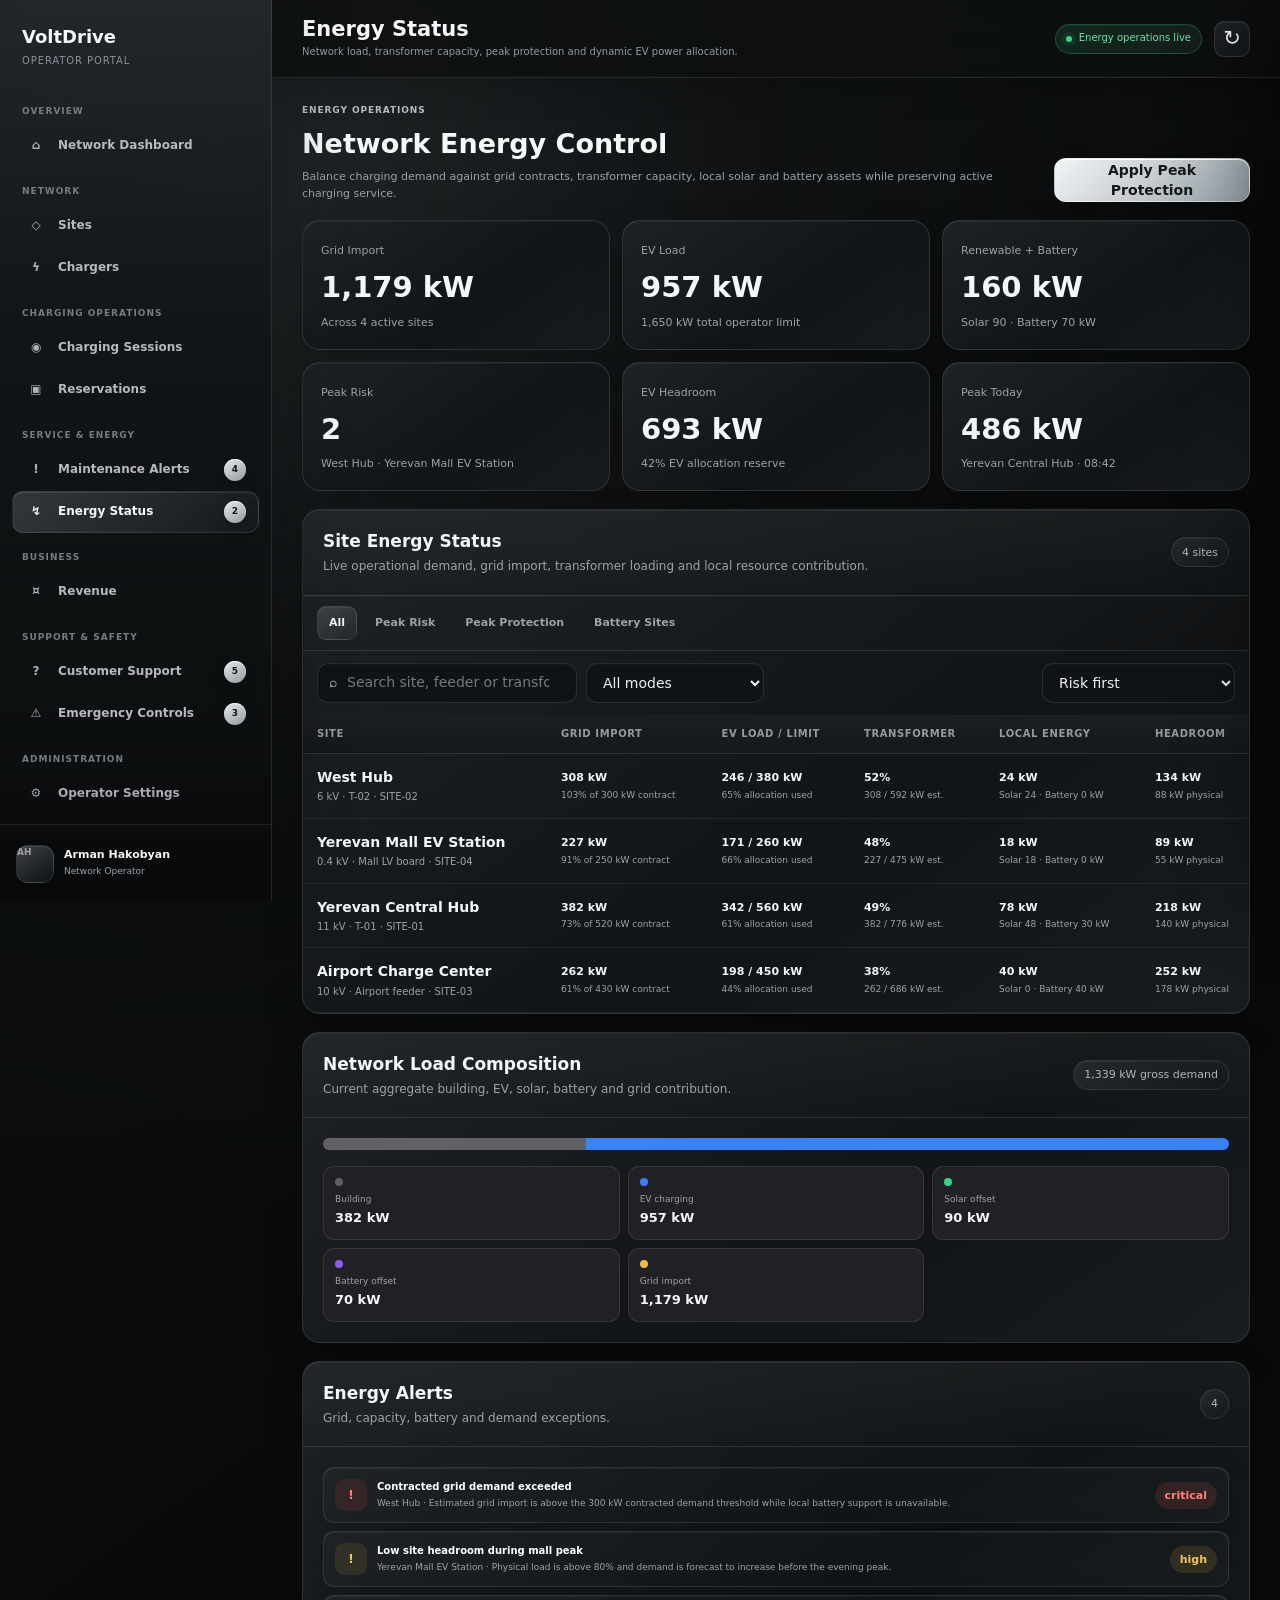
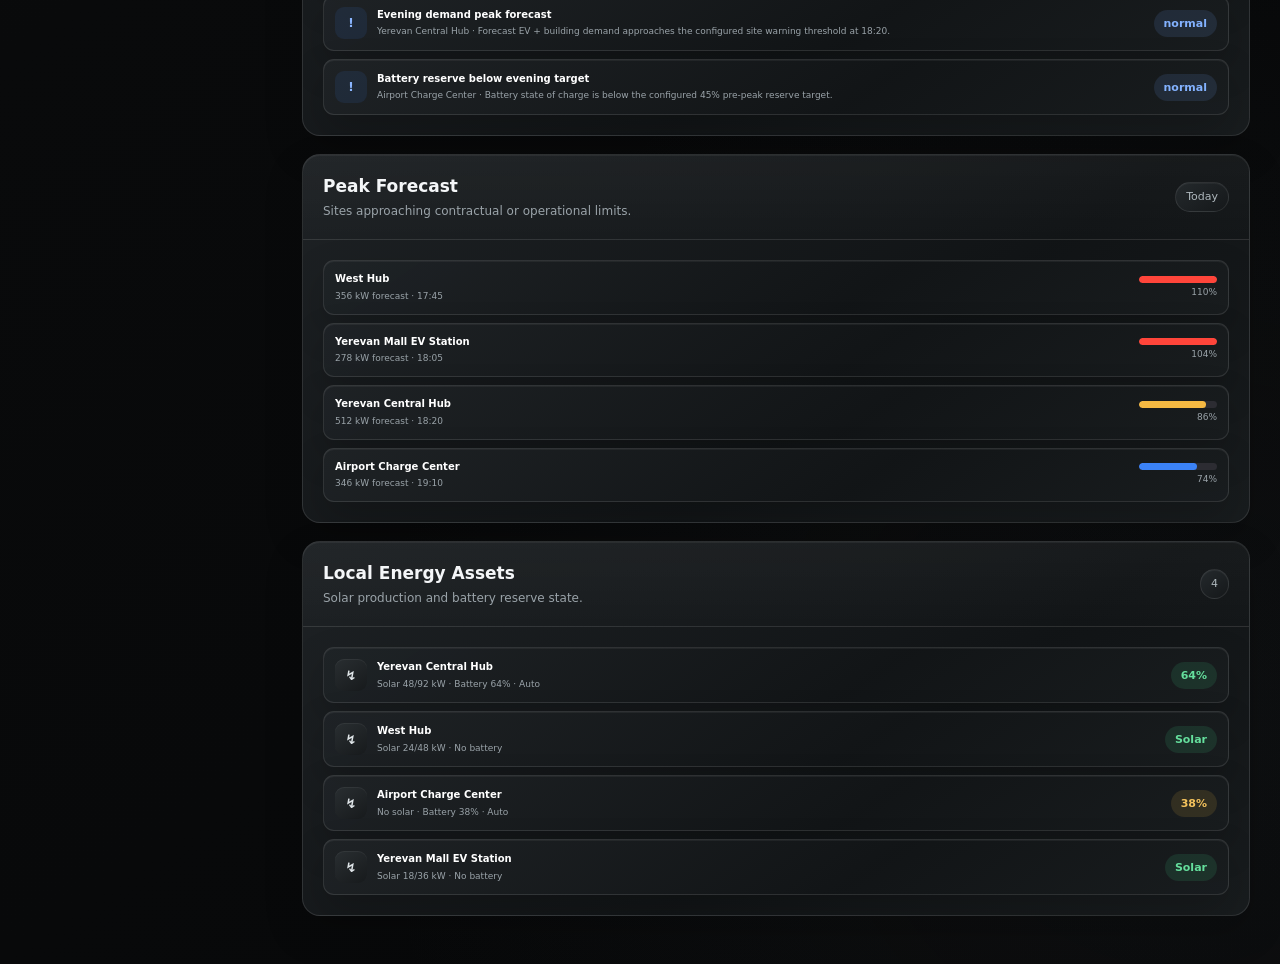
<file: energy.html>
<!doctype html>
<html lang="en">
<head>
  <meta charset="utf-8">
  <meta name="viewport" content="width=device-width,initial-scale=1">
  <title>Energy Status · VoltDrive Operator</title>
  <link rel="stylesheet" href="css/core/variables.css"><link rel="stylesheet" href="css/core/reset.css"><link rel="stylesheet" href="css/core/typography.css"><link rel="stylesheet" href="css/components/buttons.css"><link rel="stylesheet" href="css/components/forms.css"><link rel="stylesheet" href="css/components/operator-ui.css"><link rel="stylesheet" href="css/layout/app-layout.css"><link rel="stylesheet" href="css/layout/sidebar.css"><link rel="stylesheet" href="css/layout/header.css"><link rel="stylesheet" href="css/pages/operator.css">
<link rel="stylesheet" href="css/core/metallic-theme.css"></head>
<body class="app-page" data-nav="energy">
<div class="app-shell">
  <aside class="sidebar">
    <div class="sidebar__brand"><strong>VoltDrive</strong><span>Operator Portal</span></div>
    <nav class="sidebar__nav">
      <div class="sidebar__group"><span class="sidebar__group-title">Overview</span><a class="nav-link" data-nav="dashboard" href="dashboard.html"><span class="nav-link__icon">⌂</span><span>Network Dashboard</span></a></div>
      <div class="sidebar__group"><span class="sidebar__group-title">Network</span><a class="nav-link" data-nav="sites" href="sites.html"><span class="nav-link__icon">◇</span><span>Sites</span></a><a class="nav-link" data-nav="chargers" href="chargers.html"><span class="nav-link__icon">ϟ</span><span>Chargers</span></a></div>
      <div class="sidebar__group"><span class="sidebar__group-title">Charging Operations</span><a class="nav-link" data-nav="sessions" href="sessions.html"><span class="nav-link__icon">◉</span><span>Charging Sessions</span></a><a class="nav-link" data-nav="reservations" href="reservations.html"><span class="nav-link__icon">▣</span><span>Reservations</span></a></div>
      <div class="sidebar__group"><span class="sidebar__group-title">Service & Energy</span><a class="nav-link" data-nav="maintenance" href="maintenance.html"><span class="nav-link__icon">!</span><span>Maintenance Alerts</span><span class="nav-link__badge">4</span></a><a class="nav-link is-active" data-nav="energy" href="energy.html"><span class="nav-link__icon">↯</span><span>Energy Status</span><span class="nav-link__badge" id="energy-nav-badge">0</span></a></div>
      <div class="sidebar__group"><span class="sidebar__group-title">Business</span><a class="nav-link" data-nav="revenue" href="revenue.html"><span class="nav-link__icon">¤</span><span>Revenue</span></a></div>
      <div class="sidebar__group"><span class="sidebar__group-title">Support & Safety</span><a class="nav-link" data-nav="support" href="support.html"><span class="nav-link__icon">?</span><span>Customer Support</span><span class="nav-link__badge">4</span></a><a class="nav-link" data-nav="emergency" href="emergency.html"><span class="nav-link__icon">⚠</span><span>Emergency Controls</span></a></div>
    <div class="sidebar__group"><span class="sidebar__group-title">Administration</span><a class="nav-link" data-nav="settings" href="settings.html"><span class="nav-link__icon">⚙</span><span>Operator Settings</span></a></div>
</nav>
    <div class="sidebar__footer"><div class="sidebar-user"><span class="sidebar-user__avatar">AH</span><div><strong data-operator-name>Arman Hakobyan</strong><span data-operator-role>Network Operator</span></div></div></div>
  </aside>
  <div class="mobile-overlay"></div>
  <main class="app-main">
    <header class="topbar"><div class="topbar__left"><button class="icon-button menu-button" id="menu-button" aria-label="Open menu">☰</button><div class="topbar__title"><h1>Energy Status</h1><p>Network load, transformer capacity, peak protection and dynamic EV power allocation.</p></div></div><div class="topbar__actions"><span class="live-chip">Energy operations live</span><button class="icon-button" id="refresh-button" title="Refresh">↻</button></div></header>
    <div class="page-content">
      <section class="energy-hero"><div><span class="eyebrow">Energy operations</span><h2>Network Energy Control</h2><p>Balance charging demand against grid contracts, transformer capacity, local solar and battery assets while preserving active charging service.</p></div><button class="button button--primary" id="energy-peak-action" type="button">Apply Peak Protection</button></section>

      <section class="operator-kpi-grid energy-kpi-grid">
        <article class="kpi-card"><span>Grid Import</span><strong id="kpi-energy-grid">—</strong><small id="kpi-energy-grid-note">—</small></article>
        <article class="kpi-card"><span>EV Load</span><strong id="kpi-energy-ev">—</strong><small id="kpi-energy-ev-note">—</small></article>
        <article class="kpi-card"><span>Renewable + Battery</span><strong id="kpi-energy-local">—</strong><small id="kpi-energy-local-note">—</small></article>
        <article class="kpi-card kpi-card--danger"><span>Peak Risk</span><strong id="kpi-energy-risk">—</strong><small id="kpi-energy-risk-note">—</small></article>
        <article class="kpi-card"><span>EV Headroom</span><strong id="kpi-energy-headroom">—</strong><small id="kpi-energy-headroom-note">—</small></article>
        <article class="kpi-card"><span>Peak Today</span><strong id="kpi-energy-peak">—</strong><small id="kpi-energy-peak-note">—</small></article>
      </section>

      <section class="energy-layout">
        <div class="energy-main-column">
          <section class="panel">
            <div class="panel__header"><div><h2>Site Energy Status</h2><p>Live operational demand, grid import, transformer loading and local resource contribution.</p></div><span class="panel-chip" id="energy-result-count">0 sites</span></div>
            <div class="ui-tabs" id="energy-filter-tabs"><button class="ui-tab is-active" type="button" data-energy-filter="all">All</button><button class="ui-tab" type="button" data-energy-filter="risk">Peak Risk</button><button class="ui-tab" type="button" data-energy-filter="protected">Peak Protection</button><button class="ui-tab" type="button" data-energy-filter="battery">Battery Sites</button></div>
            <div class="ui-toolbar"><div class="ui-toolbar__group"><label class="ui-search">⌕<input id="energy-search" type="search" placeholder="Search site, feeder or transformer"></label><select class="ui-select" id="energy-mode"><option value="all">All modes</option><option value="balanced">Balanced</option><option value="peak_protection">Peak protection</option><option value="priority">Priority</option></select></div><div class="ui-toolbar__group"><select class="ui-select" id="energy-sort"><option value="risk">Risk first</option><option value="grid">Grid import</option><option value="ev">EV load</option><option value="transformer">Transformer load</option><option value="headroom">Lowest headroom</option><option value="name">Site name</option></select></div></div>
            <div class="table-wrap"><table class="data-table energy-table"><thead><tr><th>Site</th><th>Grid Import</th><th>EV Load / Limit</th><th>Transformer</th><th>Local Energy</th><th>Headroom</th><th>Mode</th><th>Status</th></tr></thead><tbody id="energy-table-body"></tbody></table></div>
          </section>

          <section class="panel"><div class="panel__header"><div><h2>Network Load Composition</h2><p>Current aggregate building, EV, solar, battery and grid contribution.</p></div><span class="panel-chip" id="energy-composition-total">—</span></div><div class="panel__body" id="energy-composition"></div></section>
        </div>

        <div class="energy-side-column">
          <section class="panel"><div class="panel__header"><div><h2>Energy Alerts</h2><p>Grid, capacity, battery and demand exceptions.</p></div><span class="panel-chip" id="energy-alert-count">0</span></div><div class="panel__body energy-side-list" id="energy-alert-list"></div></section>
          <section class="panel"><div class="panel__header"><div><h2>Peak Forecast</h2><p>Sites approaching contractual or operational limits.</p></div><span class="panel-chip">Today</span></div><div class="panel__body energy-forecast-list" id="energy-forecast-list"></div></section>
          <section class="panel"><div class="panel__header"><div><h2>Local Energy Assets</h2><p>Solar production and battery reserve state.</p></div><span class="panel-chip" id="energy-assets-count">0</span></div><div class="panel__body energy-assets-list" id="energy-assets-list"></div></section>
        </div>
      </section>
    </div>
  </main>
</div>

<div class="ui-drawer-backdrop" id="energy-drawer-backdrop" hidden></div>
<aside class="ui-drawer energy-details-drawer" id="energy-drawer" aria-hidden="true">
  <header class="ui-drawer__header"><div><span class="eyebrow" id="energy-drawer-eyebrow">Energy site</span><h2 id="energy-drawer-title">Site</h2><p id="energy-drawer-subtitle">—</p></div><button class="ui-close" id="energy-drawer-close" type="button" aria-label="Close">×</button></header>
  <div class="ui-tabs" id="energy-drawer-tabs"><button class="ui-tab is-active" type="button" data-energy-tab="overview">Overview</button><button class="ui-tab" type="button" data-energy-tab="allocation">Load Allocation</button><button class="ui-tab" type="button" data-energy-tab="assets">Grid & Assets</button><button class="ui-tab" type="button" data-energy-tab="history">Demand History</button><button class="ui-tab" type="button" data-energy-tab="controls">Controls</button></div>
  <div class="ui-drawer__body" id="energy-drawer-body"></div><footer class="ui-drawer__footer" id="energy-drawer-footer"></footer>
</aside>

<dialog class="ui-dialog" id="energy-limit-dialog"><div class="ui-dialog__header"><div><h2>Set EV Site Limit</h2><p id="energy-limit-subtitle">Adjust the total power available to charging.</p></div><button class="ui-close" id="energy-limit-close" type="button">×</button></div><div class="ui-dialog__body"><div class="form-grid"><label class="form-field"><span>EV power limit (kW)</span><input id="energy-limit-value" type="number" min="0" step="5"></label><label class="form-field"><span>Operator note</span><textarea id="energy-limit-note" rows="3" placeholder="Reason for changing the limit"></textarea></label></div><div class="ui-callout ui-callout--warning section-gap"><strong>Dynamic allocation</strong><span>If the new limit is below current EV demand, active charging sessions are proportionally derated in this prototype.</span></div></div><div class="ui-dialog__footer"><button class="button button--secondary" id="energy-limit-cancel" type="button">Cancel</button><button class="button button--primary" id="energy-limit-confirm" type="button">Apply Limit</button></div></dialog>

<dialog class="ui-dialog" id="energy-mode-dialog"><div class="ui-dialog__header"><div><h2>Load Balancing Mode</h2><p id="energy-mode-subtitle">Choose how charging power is allocated at this site.</p></div><button class="ui-close" id="energy-mode-close" type="button">×</button></div><div class="ui-dialog__body"><div class="form-grid"><label class="form-field"><span>Mode</span><select id="energy-mode-value"><option value="balanced">Balanced</option><option value="peak_protection">Peak Protection</option><option value="priority">Priority Charging</option></select></label><label class="form-field"><span>Reserve headroom (kW)</span><input id="energy-mode-reserve" type="number" min="0" step="5"></label><label class="form-field"><span>Operator note</span><textarea id="energy-mode-note" rows="3" placeholder="Operational reason"></textarea></label></div></div><div class="ui-dialog__footer"><button class="button button--secondary" id="energy-mode-cancel" type="button">Cancel</button><button class="button button--primary" id="energy-mode-confirm" type="button">Save Mode</button></div></dialog>

<dialog class="ui-dialog" id="energy-allocation-dialog"><div class="ui-dialog__header"><div><h2>Charger Power Allocation</h2><p id="energy-allocation-subtitle">Set a charger-level operating limit.</p></div><button class="ui-close" id="energy-allocation-close" type="button">×</button></div><div class="ui-dialog__body"><div class="form-grid"><label class="form-field"><span>Power allocation (kW)</span><input id="energy-allocation-value" type="number" min="0" step="5"></label><label class="form-field"><span>Priority</span><select id="energy-allocation-priority"><option value="high">High</option><option value="standard">Standard</option><option value="low">Low</option><option value="restricted">Restricted</option></select></label><label class="form-field"><span>Operator note</span><textarea id="energy-allocation-note" rows="3" placeholder="Reason for allocation change"></textarea></label></div></div><div class="ui-dialog__footer"><button class="button button--secondary" id="energy-allocation-cancel" type="button">Cancel</button><button class="button button--primary" id="energy-allocation-confirm" type="button">Apply Allocation</button></div></dialog>

<dialog class="ui-dialog" id="energy-battery-dialog"><div class="ui-dialog__header"><div><h2>Battery Dispatch Mode</h2><p id="energy-battery-subtitle">Control the site battery strategy.</p></div><button class="ui-close" id="energy-battery-close" type="button">×</button></div><div class="ui-dialog__body"><div class="form-grid"><label class="form-field"><span>Battery mode</span><select id="energy-battery-mode"><option value="auto">Auto</option><option value="standby">Standby</option><option value="charge">Charge from grid</option><option value="discharge">Discharge to site</option></select></label><label class="form-field"><span>Dispatch power (kW)</span><input id="energy-battery-power" type="number" min="0" step="5"></label><label class="form-field"><span>Operator note</span><textarea id="energy-battery-note" rows="3" placeholder="Dispatch reason"></textarea></label></div><div class="ui-callout section-gap"><strong>Battery safety</strong><span>Dispatch is constrained by the configured battery power capability and simulated state of charge.</span></div></div><div class="ui-dialog__footer"><button class="button button--secondary" id="energy-battery-cancel" type="button">Cancel</button><button class="button button--primary" id="energy-battery-confirm" type="button">Apply Dispatch</button></div></dialog>

<dialog class="ui-dialog" id="energy-peak-dialog"><div class="ui-dialog__header"><div><h2>Apply Network Peak Protection</h2><p>Temporarily reduce EV limits at selected sites.</p></div><button class="ui-close" id="energy-peak-close" type="button">×</button></div><div class="ui-dialog__body"><div class="form-grid"><label class="form-field"><span>Scope</span><select id="energy-peak-scope"><option value="risk">Sites at peak risk</option><option value="all">All sites</option></select></label><label class="form-field"><span>Reduce current limits by</span><select id="energy-peak-reduction"><option value="10">10%</option><option value="15" selected>15%</option><option value="20">20%</option><option value="25">25%</option></select></label><label class="form-field"><span>Operator note</span><textarea id="energy-peak-note" rows="3" placeholder="Grid instruction, tariff peak or operational reason"></textarea></label></div><div class="ui-callout ui-callout--warning section-gap"><strong>Service impact</strong><span>Active sessions may be derated. High-priority charger allocations remain protected where possible.</span></div></div><div class="ui-dialog__footer"><button class="button button--secondary" id="energy-peak-cancel" type="button">Cancel</button><button class="button button--primary" id="energy-peak-confirm" type="button">Apply Peak Protection</button></div></dialog>

<div class="ui-toast" id="global-toast"></div><script type="module" src="js/pages/energy.js?v=step9-fix1"></script>
</body></html>
</file>
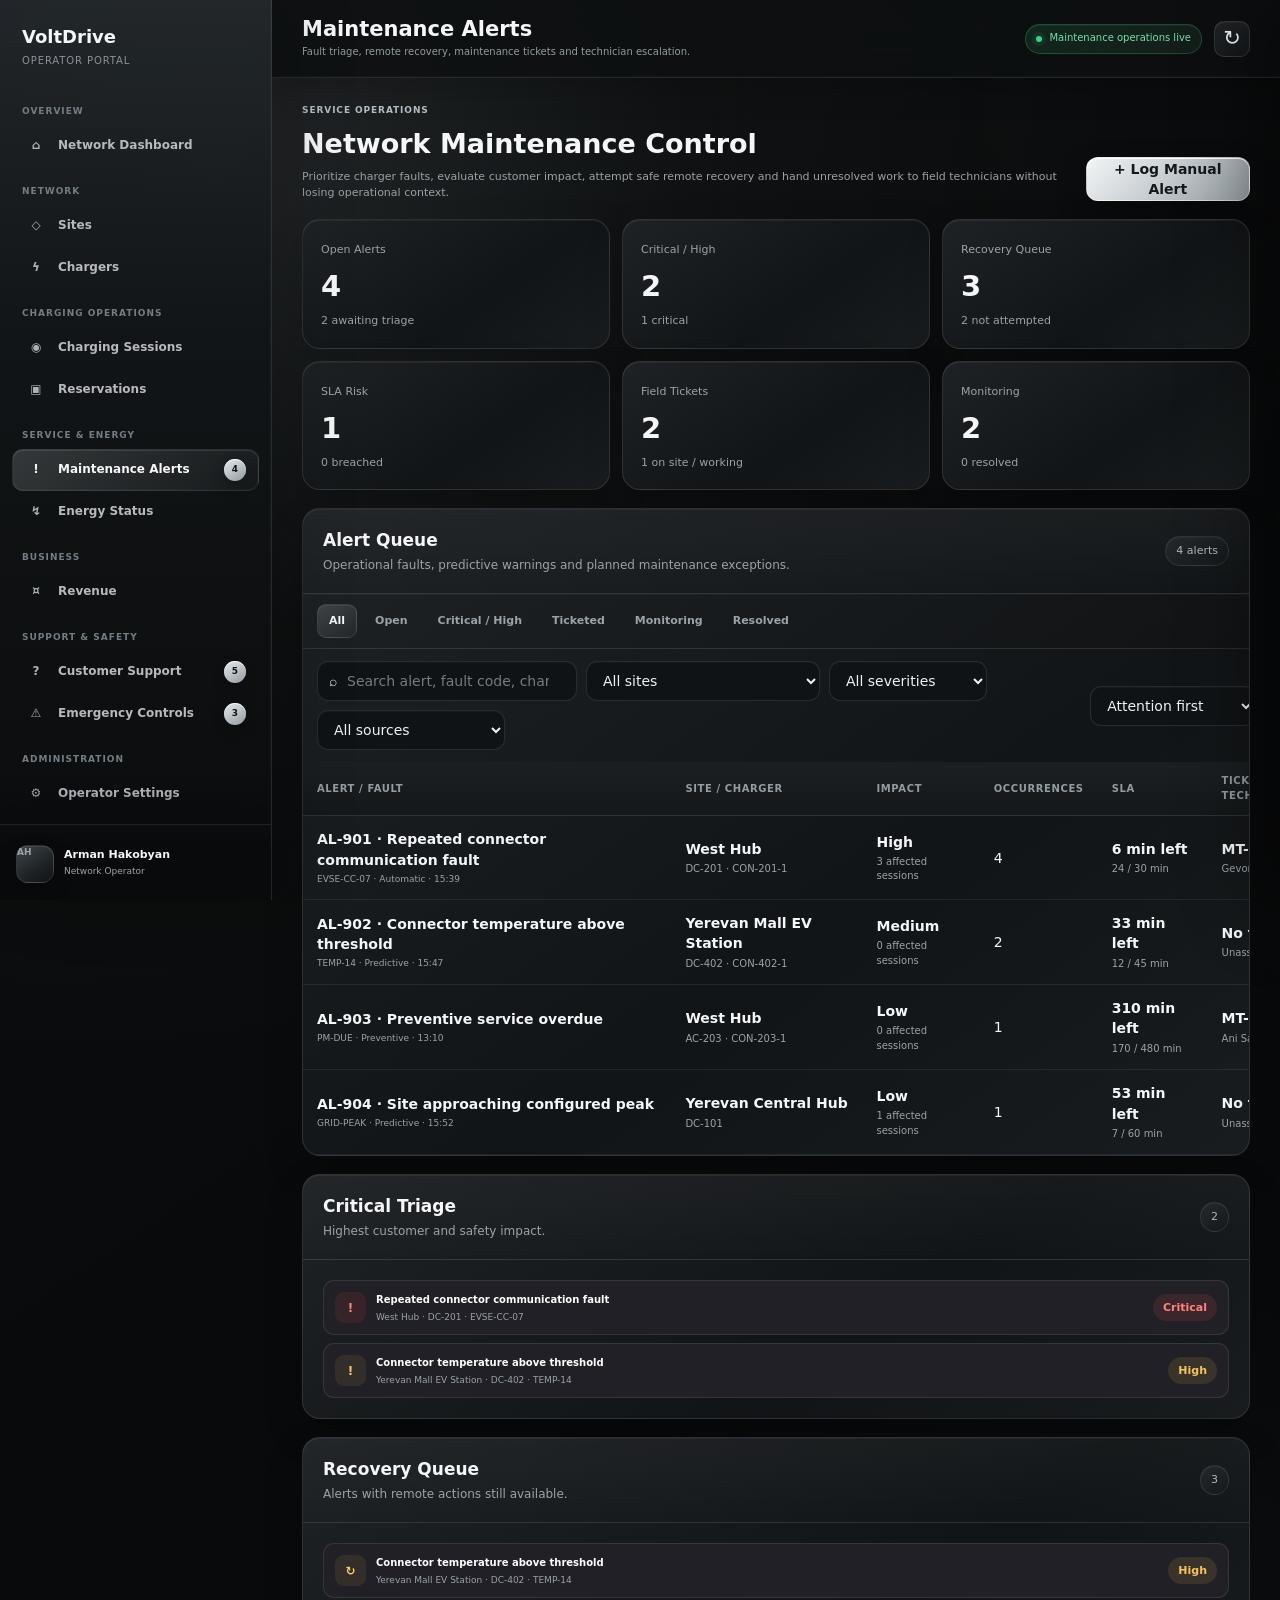
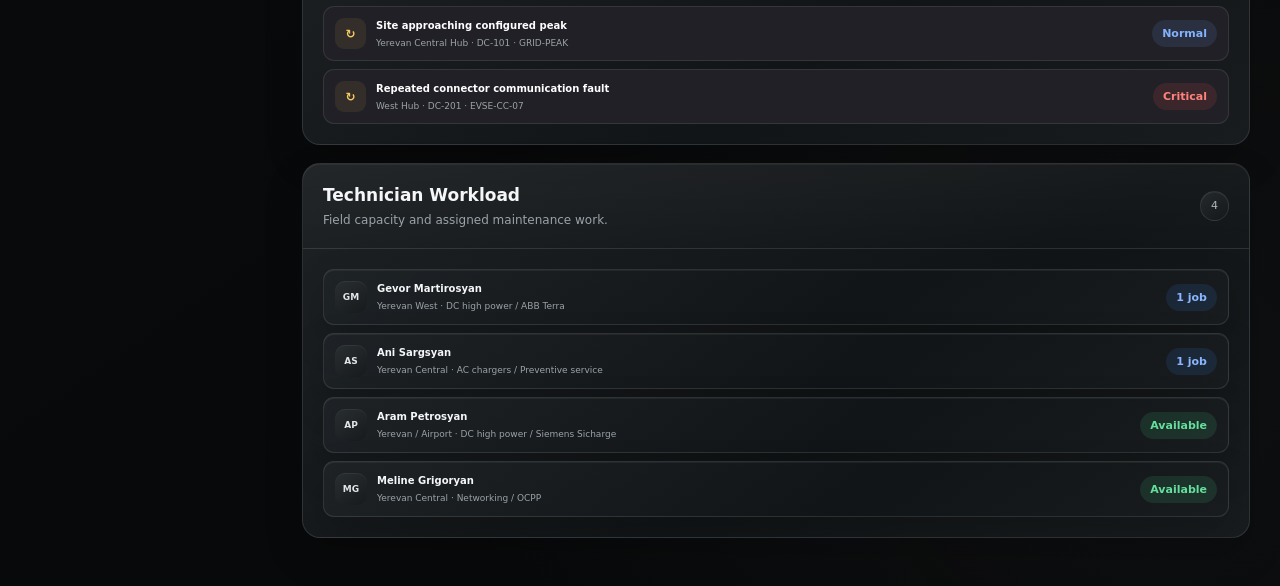
<file: maintenance.html>
<!doctype html>
<html lang="en">
<head>
  <meta charset="utf-8">
  <meta name="viewport" content="width=device-width,initial-scale=1">
  <title>Maintenance Alerts · VoltDrive Operator</title>
  <link rel="stylesheet" href="css/core/variables.css"><link rel="stylesheet" href="css/core/reset.css"><link rel="stylesheet" href="css/core/typography.css"><link rel="stylesheet" href="css/components/buttons.css"><link rel="stylesheet" href="css/components/forms.css"><link rel="stylesheet" href="css/components/operator-ui.css"><link rel="stylesheet" href="css/layout/app-layout.css"><link rel="stylesheet" href="css/layout/sidebar.css"><link rel="stylesheet" href="css/layout/header.css"><link rel="stylesheet" href="css/pages/operator.css">
<link rel="stylesheet" href="css/core/metallic-theme.css"></head>
<body class="app-page" data-nav="maintenance">
<div class="app-shell">
  <aside class="sidebar">
    <div class="sidebar__brand"><strong>VoltDrive</strong><span>Operator Portal</span></div>
    <nav class="sidebar__nav">
      <div class="sidebar__group"><span class="sidebar__group-title">Overview</span><a class="nav-link" data-nav="dashboard" href="dashboard.html"><span class="nav-link__icon">⌂</span><span>Network Dashboard</span></a></div>
      <div class="sidebar__group"><span class="sidebar__group-title">Network</span><a class="nav-link" data-nav="sites" href="sites.html"><span class="nav-link__icon">◇</span><span>Sites</span></a><a class="nav-link" data-nav="chargers" href="chargers.html"><span class="nav-link__icon">ϟ</span><span>Chargers</span></a></div>
      <div class="sidebar__group"><span class="sidebar__group-title">Charging Operations</span><a class="nav-link" data-nav="sessions" href="sessions.html"><span class="nav-link__icon">◉</span><span>Charging Sessions</span></a><a class="nav-link" data-nav="reservations" href="reservations.html"><span class="nav-link__icon">▣</span><span>Reservations</span></a></div>
      <div class="sidebar__group"><span class="sidebar__group-title">Service & Energy</span><a class="nav-link is-active" data-nav="maintenance" href="maintenance.html"><span class="nav-link__icon">!</span><span>Maintenance Alerts</span><span class="nav-link__badge" id="maintenance-nav-badge">0</span></a><a class="nav-link" data-nav="energy" href="energy.html"><span class="nav-link__icon">↯</span><span>Energy Status</span></a></div>
      <div class="sidebar__group"><span class="sidebar__group-title">Business</span><a class="nav-link" data-nav="revenue" href="revenue.html"><span class="nav-link__icon">¤</span><span>Revenue</span></a></div>
      <div class="sidebar__group"><span class="sidebar__group-title">Support & Safety</span><a class="nav-link" data-nav="support" href="support.html"><span class="nav-link__icon">?</span><span>Customer Support</span><span class="nav-link__badge">4</span></a><a class="nav-link" data-nav="emergency" href="emergency.html"><span class="nav-link__icon">⚠</span><span>Emergency Controls</span></a></div>
    <div class="sidebar__group"><span class="sidebar__group-title">Administration</span><a class="nav-link" data-nav="settings" href="settings.html"><span class="nav-link__icon">⚙</span><span>Operator Settings</span></a></div>
</nav>
    <div class="sidebar__footer"><div class="sidebar-user"><span class="sidebar-user__avatar">AH</span><div><strong data-operator-name>Arman Hakobyan</strong><span data-operator-role>Network Operator</span></div></div></div>
  </aside>
  <div class="mobile-overlay"></div>
  <main class="app-main">
    <header class="topbar"><div class="topbar__left"><button class="icon-button menu-button" id="menu-button" aria-label="Open menu">☰</button><div class="topbar__title"><h1>Maintenance Alerts</h1><p>Fault triage, remote recovery, maintenance tickets and technician escalation.</p></div></div><div class="topbar__actions"><span class="live-chip">Maintenance operations live</span><button class="icon-button" id="refresh-button" title="Refresh">↻</button></div></header>
    <div class="page-content">
      <section class="maintenance-hero"><div><span class="eyebrow">Service operations</span><h2>Network Maintenance Control</h2><p>Prioritize charger faults, evaluate customer impact, attempt safe remote recovery and hand unresolved work to field technicians without losing operational context.</p></div><button class="button button--primary" id="new-maintenance-alert" type="button">+ Log Manual Alert</button></section>

      <section class="operator-kpi-grid maintenance-kpi-grid">
        <article class="kpi-card"><span>Open Alerts</span><strong id="kpi-maint-open">—</strong><small id="kpi-maint-open-note">—</small></article>
        <article class="kpi-card kpi-card--danger"><span>Critical / High</span><strong id="kpi-maint-critical">—</strong><small id="kpi-maint-critical-note">—</small></article>
        <article class="kpi-card"><span>Recovery Queue</span><strong id="kpi-maint-recovery">—</strong><small id="kpi-maint-recovery-note">—</small></article>
        <article class="kpi-card kpi-card--danger"><span>SLA Risk</span><strong id="kpi-maint-sla">—</strong><small id="kpi-maint-sla-note">—</small></article>
        <article class="kpi-card"><span>Field Tickets</span><strong id="kpi-maint-tickets">—</strong><small id="kpi-maint-tickets-note">—</small></article>
        <article class="kpi-card"><span>Monitoring</span><strong id="kpi-maint-monitoring">—</strong><small id="kpi-maint-monitoring-note">—</small></article>
      </section>

      <section class="maintenance-layout">
        <div class="maintenance-main-column">
          <section class="panel">
            <div class="panel__header"><div><h2>Alert Queue</h2><p>Operational faults, predictive warnings and planned maintenance exceptions.</p></div><span class="panel-chip" id="maintenance-result-count">0 alerts</span></div>
            <div class="ui-tabs" id="maintenance-filter-tabs"><button class="ui-tab is-active" type="button" data-maint-filter="all">All</button><button class="ui-tab" type="button" data-maint-filter="open">Open</button><button class="ui-tab" type="button" data-maint-filter="critical">Critical / High</button><button class="ui-tab" type="button" data-maint-filter="ticketed">Ticketed</button><button class="ui-tab" type="button" data-maint-filter="monitoring">Monitoring</button><button class="ui-tab" type="button" data-maint-filter="resolved">Resolved</button></div>
            <div class="ui-toolbar"><div class="ui-toolbar__group"><label class="ui-search">⌕<input id="maintenance-search" type="search" placeholder="Search alert, fault code, charger or site"></label><select class="ui-select" id="maintenance-site"><option value="all">All sites</option></select><select class="ui-select" id="maintenance-severity"><option value="all">All severities</option><option value="critical">Critical</option><option value="high">High</option><option value="normal">Normal</option><option value="low">Low</option></select><select class="ui-select" id="maintenance-source"><option value="all">All sources</option><option value="automatic">Automatic fault</option><option value="predictive">Predictive</option><option value="preventive">Preventive</option><option value="session">Charging session</option><option value="operator">Operator</option></select></div><div class="ui-toolbar__group"><select class="ui-select" id="maintenance-sort"><option value="attention">Attention first</option><option value="recent">Most recent</option><option value="sla">SLA risk</option><option value="occurrences">Occurrences</option><option value="site">Site</option></select></div></div>
            <div class="table-wrap"><table class="data-table maintenance-table"><thead><tr><th>Alert / Fault</th><th>Site / Charger</th><th>Impact</th><th>Occurrences</th><th>SLA</th><th>Ticket / Technician</th><th>Severity</th><th>Status</th></tr></thead><tbody id="maintenance-table-body"></tbody></table></div>
          </section>
        </div>
        <div class="maintenance-side-column">
          <section class="panel"><div class="panel__header"><div><h2>Critical Triage</h2><p>Highest customer and safety impact.</p></div><span class="panel-chip" id="maintenance-critical-count">0</span></div><div class="panel__body maintenance-side-list" id="maintenance-critical-list"></div></section>
          <section class="panel"><div class="panel__header"><div><h2>Recovery Queue</h2><p>Alerts with remote actions still available.</p></div><span class="panel-chip" id="maintenance-recovery-count">0</span></div><div class="panel__body maintenance-side-list" id="maintenance-recovery-list"></div></section>
          <section class="panel"><div class="panel__header"><div><h2>Technician Workload</h2><p>Field capacity and assigned maintenance work.</p></div><span class="panel-chip" id="maintenance-technician-count">0</span></div><div class="panel__body maintenance-technician-list" id="maintenance-technician-list"></div></section>
        </div>
      </section>
    </div>
  </main>
</div>

<div class="ui-drawer-backdrop" id="maintenance-drawer-backdrop" hidden></div>
<aside class="ui-drawer maintenance-details-drawer" id="maintenance-drawer" aria-hidden="true">
  <header class="ui-drawer__header"><div><span class="eyebrow">Maintenance alert</span><h2 id="maintenance-drawer-title">Alert</h2><p id="maintenance-drawer-subtitle">—</p></div><button class="ui-close" id="maintenance-drawer-close" type="button" aria-label="Close">×</button></header>
  <div class="ui-tabs" id="maintenance-drawer-tabs"><button class="ui-tab is-active" type="button" data-maint-tab="overview">Overview</button><button class="ui-tab" type="button" data-maint-tab="diagnostics">Diagnostics</button><button class="ui-tab" type="button" data-maint-tab="recovery">Remote Recovery</button><button class="ui-tab" type="button" data-maint-tab="ticket">Ticket & Technician</button><button class="ui-tab" type="button" data-maint-tab="timeline">Timeline</button></div>
  <div class="ui-drawer__body" id="maintenance-drawer-body"></div><footer class="ui-drawer__footer" id="maintenance-drawer-footer"></footer>
</aside>

<dialog class="ui-dialog" id="maintenance-recovery-dialog"><div class="ui-dialog__header"><div><h2>Run Remote Recovery</h2><p id="maintenance-recovery-subtitle">Select a safe operator action.</p></div><button class="ui-close" id="maintenance-recovery-close" type="button">×</button></div><div class="ui-dialog__body"><div class="form-grid"><label class="form-field"><span>Recovery command</span><select id="maintenance-recovery-command"><option value="heartbeat">Verify Heartbeat</option><option value="reset_connector">Reset Connector</option><option value="restart_charger">Restart Charger</option><option value="release_cable">Release Cable</option><option value="derate">Temporary Derate to 50%</option></select></label><label class="form-field form-field--wide"><span>Operator note</span><textarea id="maintenance-recovery-note" rows="3" placeholder="Reason, observation or customer context"></textarea></label></div><div class="ui-callout ui-callout--warning" id="maintenance-recovery-warning"><strong>Safety validation</strong><span id="maintenance-recovery-warning-text">Command eligibility is checked before execution.</span></div></div><div class="ui-dialog__footer"><button class="button button--secondary" id="maintenance-recovery-cancel" type="button">Cancel</button><button class="button button--primary" id="maintenance-recovery-confirm" type="button">Run Command</button></div></dialog>

<dialog class="ui-dialog" id="maintenance-ticket-dialog"><div class="ui-dialog__header"><div><h2>Create / Update Maintenance Ticket</h2><p id="maintenance-ticket-subtitle">Assign field service ownership.</p></div><button class="ui-close" id="maintenance-ticket-close" type="button">×</button></div><div class="ui-dialog__body"><div class="form-grid"><label class="form-field"><span>Priority</span><select id="maintenance-ticket-priority"><option value="critical">Critical</option><option value="high">High</option><option value="normal">Normal</option><option value="low">Low</option></select></label><label class="form-field"><span>Technician</span><select id="maintenance-ticket-technician"></select></label><label class="form-field"><span>Ticket status</span><select id="maintenance-ticket-status"><option value="assigned">Assigned</option><option value="en_route">En route</option><option value="on_site">On site</option><option value="in_progress">In progress</option><option value="waiting_parts">Waiting parts</option><option value="qa">QA</option></select></label><label class="form-field"><span>ETA</span><input id="maintenance-ticket-eta" type="time"></label><label class="form-field form-field--wide"><span>Field note</span><textarea id="maintenance-ticket-note" rows="3" placeholder="Access, fault or service instructions"></textarea></label></div></div><div class="ui-dialog__footer"><button class="button button--secondary" id="maintenance-ticket-cancel" type="button">Cancel</button><button class="button button--primary" id="maintenance-ticket-confirm" type="button">Save Ticket</button></div></dialog>

<dialog class="ui-dialog" id="maintenance-status-dialog"><div class="ui-dialog__header"><div><h2 id="maintenance-status-title">Update Alert</h2><p id="maintenance-status-subtitle">—</p></div><button class="ui-close" id="maintenance-status-close" type="button">×</button></div><div class="ui-dialog__body"><label class="form-field"><span>Operator note</span><textarea id="maintenance-status-note" rows="4" placeholder="Reason and outcome"></textarea></label><div class="ui-callout" id="maintenance-status-callout"><strong id="maintenance-status-callout-title">Alert lifecycle</strong><span id="maintenance-status-callout-text">The alert state will be updated.</span></div></div><div class="ui-dialog__footer"><button class="button button--secondary" id="maintenance-status-cancel" type="button">Cancel</button><button class="button button--primary" id="maintenance-status-confirm" type="button">Confirm</button></div></dialog>

<dialog class="ui-dialog" id="maintenance-create-dialog"><div class="ui-dialog__header"><div><h2>Log Manual Alert</h2><p>Create an operator-observed maintenance exception.</p></div><button class="ui-close" id="maintenance-create-close" type="button">×</button></div><div class="ui-dialog__body"><div class="form-grid"><label class="form-field"><span>Site</span><select id="maintenance-create-site"></select></label><label class="form-field"><span>Charger</span><select id="maintenance-create-charger"></select></label><label class="form-field"><span>Connector</span><select id="maintenance-create-connector"><option value="">Whole charger</option></select></label><label class="form-field"><span>Severity</span><select id="maintenance-create-severity"><option value="normal">Normal</option><option value="high">High</option><option value="critical">Critical</option><option value="low">Low</option></select></label><label class="form-field"><span>Fault code</span><input id="maintenance-create-code" value="OP-REPORT"></label><label class="form-field form-field--wide"><span>Alert title</span><input id="maintenance-create-title" placeholder="Observed issue"></label><label class="form-field form-field--wide"><span>Description</span><textarea id="maintenance-create-body" rows="3" placeholder="What did the operator or customer observe?"></textarea></label></div></div><div class="ui-dialog__footer"><button class="button button--secondary" id="maintenance-create-cancel" type="button">Cancel</button><button class="button button--primary" id="maintenance-create-confirm" type="button">Create Alert</button></div></dialog>

<div class="ui-toast" id="global-toast"></div><script type="module" src="js/pages/maintenance.js?v=step9-fix1"></script>
</body></html>
</file>
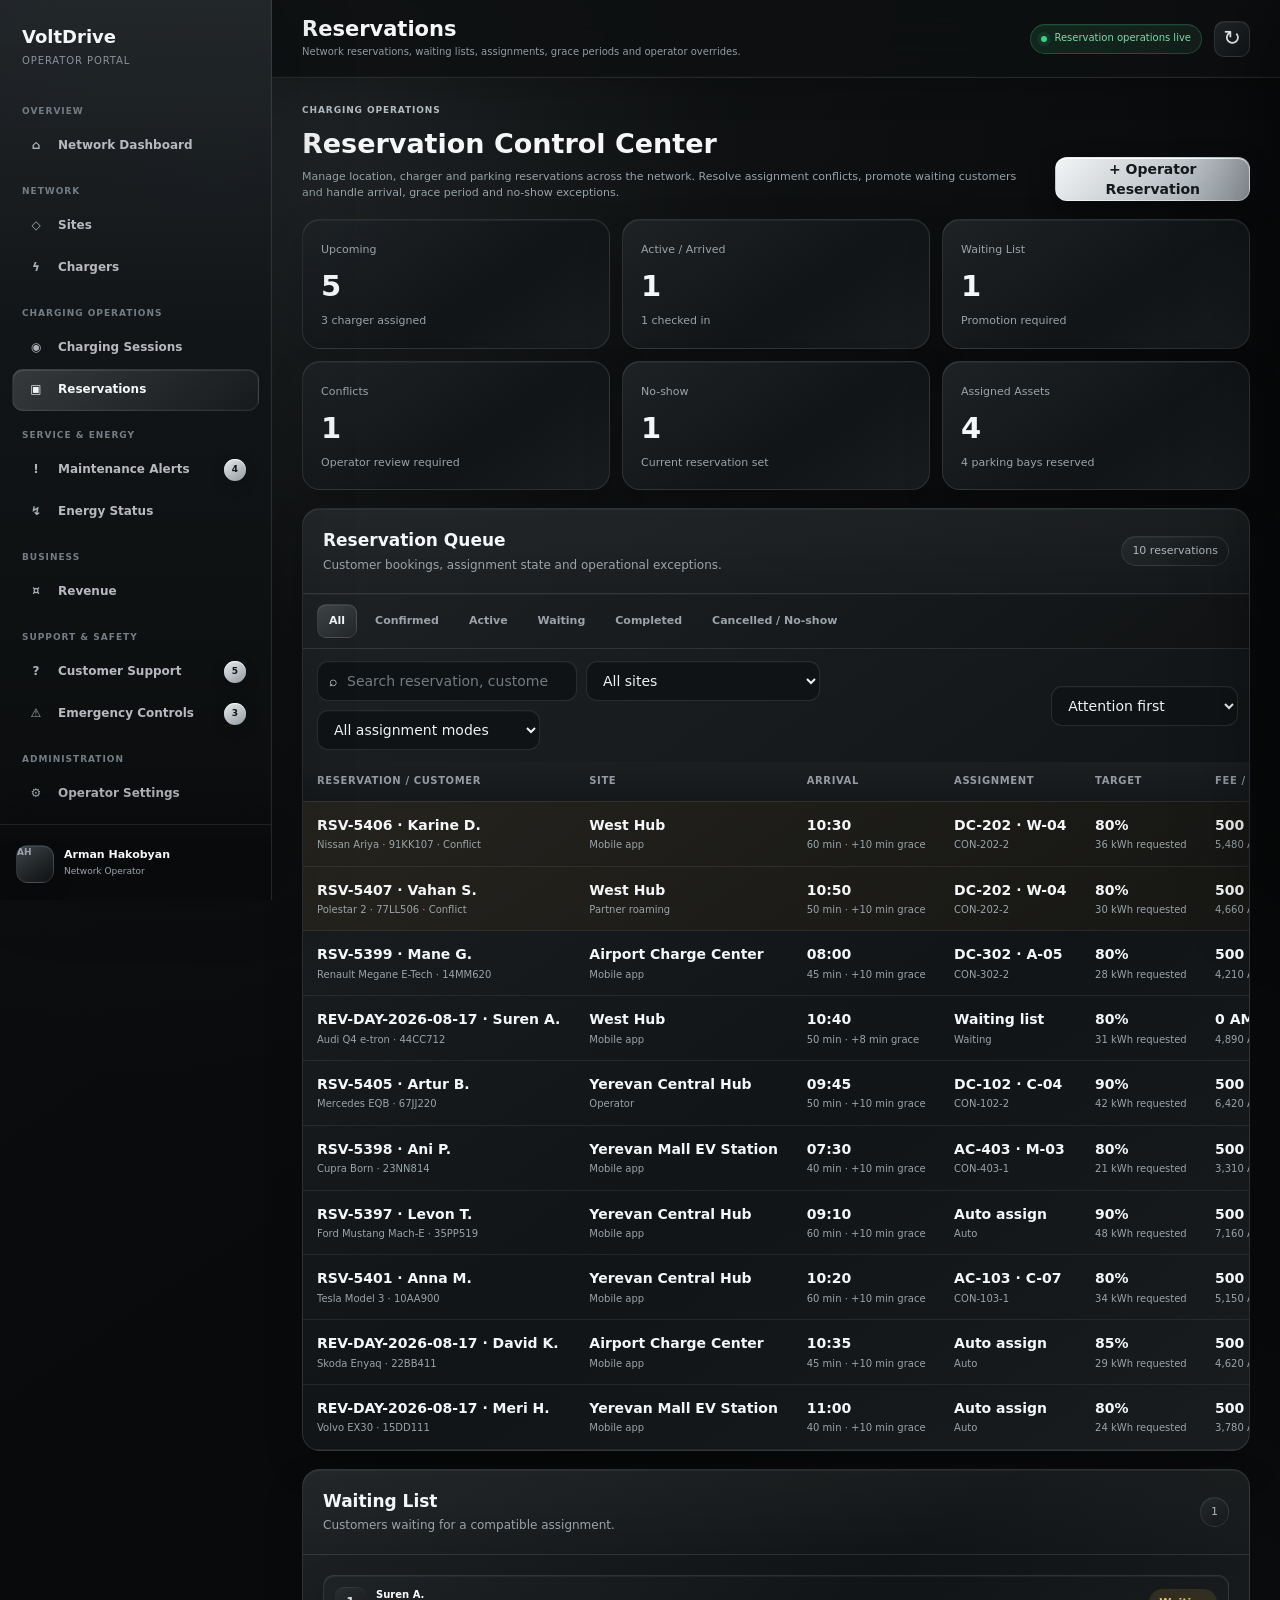
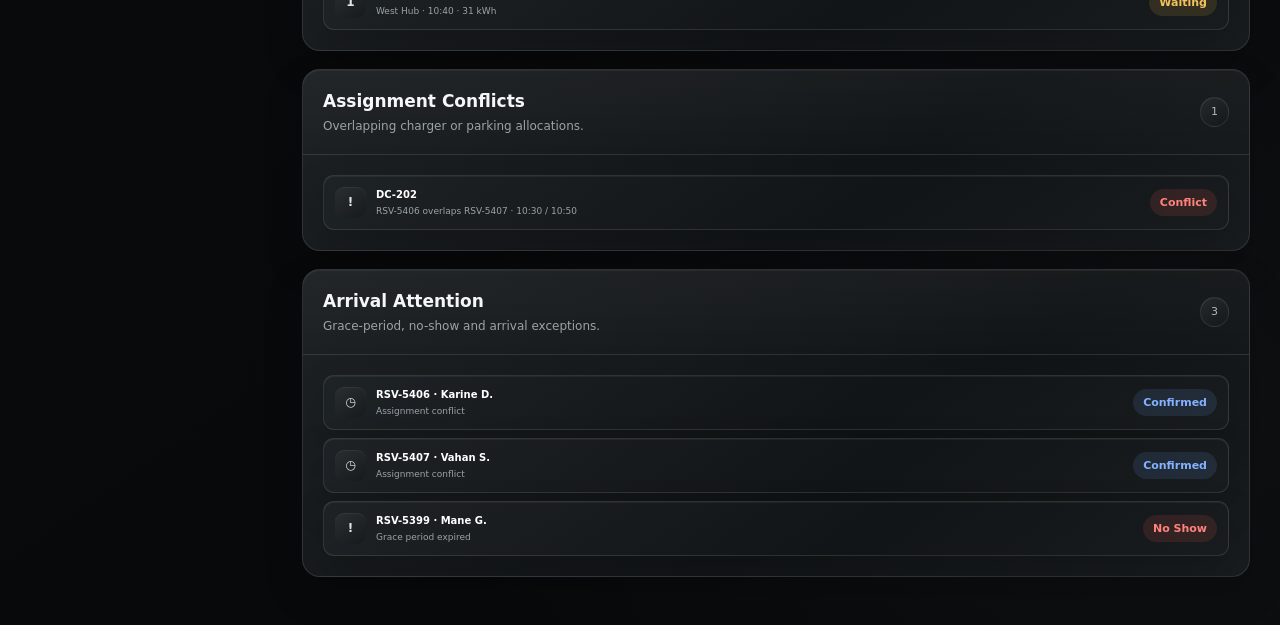
<file: reservations.html>
<!doctype html>
<html lang="en">
<head>
  <meta charset="utf-8">
  <meta name="viewport" content="width=device-width,initial-scale=1">
  <title>Reservations · VoltDrive Operator</title>
  <link rel="stylesheet" href="css/core/variables.css"><link rel="stylesheet" href="css/core/reset.css"><link rel="stylesheet" href="css/core/typography.css"><link rel="stylesheet" href="css/components/buttons.css"><link rel="stylesheet" href="css/components/forms.css"><link rel="stylesheet" href="css/components/operator-ui.css"><link rel="stylesheet" href="css/layout/app-layout.css"><link rel="stylesheet" href="css/layout/sidebar.css"><link rel="stylesheet" href="css/layout/header.css"><link rel="stylesheet" href="css/pages/operator.css">
<link rel="stylesheet" href="css/core/metallic-theme.css"></head>
<body class="app-page" data-nav="reservations">
<div class="app-shell">
  <aside class="sidebar">
    <div class="sidebar__brand"><strong>VoltDrive</strong><span>Operator Portal</span></div>
    <nav class="sidebar__nav">
      <div class="sidebar__group"><span class="sidebar__group-title">Overview</span><a class="nav-link" data-nav="dashboard" href="dashboard.html"><span class="nav-link__icon">⌂</span><span>Network Dashboard</span></a></div>
      <div class="sidebar__group"><span class="sidebar__group-title">Network</span><a class="nav-link" data-nav="sites" href="sites.html"><span class="nav-link__icon">◇</span><span>Sites</span></a><a class="nav-link" data-nav="chargers" href="chargers.html"><span class="nav-link__icon">ϟ</span><span>Chargers</span></a></div>
      <div class="sidebar__group"><span class="sidebar__group-title">Charging Operations</span><a class="nav-link" data-nav="sessions" href="sessions.html"><span class="nav-link__icon">◉</span><span>Charging Sessions</span></a><a class="nav-link is-active" data-nav="reservations" href="reservations.html"><span class="nav-link__icon">▣</span><span>Reservations</span></a></div>
      <div class="sidebar__group"><span class="sidebar__group-title">Service & Energy</span><a class="nav-link" data-nav="maintenance" href="maintenance.html"><span class="nav-link__icon">!</span><span>Maintenance Alerts</span><span class="nav-link__badge">4</span></a><a class="nav-link" data-nav="energy" href="energy.html"><span class="nav-link__icon">↯</span><span>Energy Status</span></a></div>
      <div class="sidebar__group"><span class="sidebar__group-title">Business</span><a class="nav-link" data-nav="revenue" href="revenue.html"><span class="nav-link__icon">¤</span><span>Revenue</span></a></div>
      <div class="sidebar__group"><span class="sidebar__group-title">Support & Safety</span><a class="nav-link" data-nav="support" href="support.html"><span class="nav-link__icon">?</span><span>Customer Support</span><span class="nav-link__badge">4</span></a><a class="nav-link" data-nav="emergency" href="emergency.html"><span class="nav-link__icon">⚠</span><span>Emergency Controls</span></a></div>
    <div class="sidebar__group"><span class="sidebar__group-title">Administration</span><a class="nav-link" data-nav="settings" href="settings.html"><span class="nav-link__icon">⚙</span><span>Operator Settings</span></a></div>
</nav>
    <div class="sidebar__footer"><div class="sidebar-user"><span class="sidebar-user__avatar">AH</span><div><strong data-operator-name>Arman Hakobyan</strong><span data-operator-role>Network Operator</span></div></div></div>
  </aside>
  <div class="mobile-overlay"></div>
  <main class="app-main">
    <header class="topbar"><div class="topbar__left"><button class="icon-button menu-button" id="menu-button" aria-label="Open menu">☰</button><div class="topbar__title"><h1>Reservations</h1><p>Network reservations, waiting lists, assignments, grace periods and operator overrides.</p></div></div><div class="topbar__actions"><span class="live-chip">Reservation operations live</span><button class="icon-button" id="refresh-button" title="Refresh">↻</button></div></header>
    <div class="page-content">
      <section class="reservations-hero"><div><span class="eyebrow">Charging operations</span><h2>Reservation Control Center</h2><p>Manage location, charger and parking reservations across the network. Resolve assignment conflicts, promote waiting customers and handle arrival, grace period and no-show exceptions.</p></div><button class="button button--primary" id="new-reservation" type="button">+ Operator Reservation</button></section>

      <section class="operator-kpi-grid reservations-kpi-grid">
        <article class="kpi-card"><span>Upcoming</span><strong id="kpi-res-upcoming">—</strong><small id="kpi-res-upcoming-note">—</small></article>
        <article class="kpi-card"><span>Active / Arrived</span><strong id="kpi-res-active">—</strong><small id="kpi-res-active-note">—</small></article>
        <article class="kpi-card"><span>Waiting List</span><strong id="kpi-res-waiting">—</strong><small id="kpi-res-waiting-note">—</small></article>
        <article class="kpi-card kpi-card--danger"><span>Conflicts</span><strong id="kpi-res-conflicts">—</strong><small id="kpi-res-conflicts-note">—</small></article>
        <article class="kpi-card"><span>No-show</span><strong id="kpi-res-noshow">—</strong><small id="kpi-res-noshow-note">—</small></article>
        <article class="kpi-card"><span>Assigned Assets</span><strong id="kpi-res-assigned">—</strong><small id="kpi-res-assigned-note">—</small></article>
      </section>

      <section class="reservations-layout">
        <div class="reservations-main-column">
          <section class="panel">
            <div class="panel__header"><div><h2>Reservation Queue</h2><p>Customer bookings, assignment state and operational exceptions.</p></div><span class="panel-chip" id="reservation-result-count">0 reservations</span></div>
            <div class="ui-tabs" id="reservation-filter-tabs"><button class="ui-tab is-active" type="button" data-res-filter="all">All</button><button class="ui-tab" type="button" data-res-filter="confirmed">Confirmed</button><button class="ui-tab" type="button" data-res-filter="active">Active</button><button class="ui-tab" type="button" data-res-filter="waiting">Waiting</button><button class="ui-tab" type="button" data-res-filter="completed">Completed</button><button class="ui-tab" type="button" data-res-filter="exception">Cancelled / No-show</button></div>
            <div class="ui-toolbar"><div class="ui-toolbar__group"><label class="ui-search">⌕<input id="reservation-search" type="search" placeholder="Search reservation, customer, vehicle or charger"></label><select class="ui-select" id="reservation-site"><option value="all">All sites</option></select><select class="ui-select" id="reservation-assignment"><option value="all">All assignment modes</option><option value="specific">Specific asset</option><option value="auto">Auto assign</option><option value="waiting">Waiting list</option></select></div><div class="ui-toolbar__group"><select class="ui-select" id="reservation-sort"><option value="attention">Attention first</option><option value="arrival">Arrival time</option><option value="recent">Recently created</option><option value="site">Site</option></select></div></div>
            <div class="table-wrap"><table class="data-table reservation-table"><thead><tr><th>Reservation / Customer</th><th>Site</th><th>Arrival</th><th>Assignment</th><th>Target</th><th>Fee / Est.</th><th>Arrival State</th><th>Status</th></tr></thead><tbody id="reservation-table-body"></tbody></table></div>
          </section>
        </div>
        <div class="reservations-side-column">
          <section class="panel"><div class="panel__header"><div><h2>Waiting List</h2><p>Customers waiting for a compatible assignment.</p></div><span class="panel-chip" id="waiting-count">0</span></div><div class="panel__body reservation-side-list" id="waiting-list"></div></section>
          <section class="panel"><div class="panel__header"><div><h2>Assignment Conflicts</h2><p>Overlapping charger or parking allocations.</p></div><span class="panel-chip" id="conflict-count">0</span></div><div class="panel__body reservation-side-list" id="conflict-list"></div></section>
          <section class="panel"><div class="panel__header"><div><h2>Arrival Attention</h2><p>Grace-period, no-show and arrival exceptions.</p></div><span class="panel-chip" id="arrival-attention-count">0</span></div><div class="panel__body reservation-side-list" id="arrival-attention-list"></div></section>
        </div>
      </section>
    </div>
  </main>
</div>

<div class="ui-drawer-backdrop" id="reservation-drawer-backdrop" hidden></div>
<aside class="ui-drawer reservation-details-drawer" id="reservation-drawer" aria-hidden="true">
  <header class="ui-drawer__header"><div><span class="eyebrow">Reservation</span><h2 id="reservation-drawer-title">Reservation</h2><p id="reservation-drawer-subtitle">—</p></div><button class="ui-close" id="reservation-drawer-close" type="button" aria-label="Close">×</button></header>
  <div class="ui-tabs" id="reservation-drawer-tabs"><button class="ui-tab is-active" type="button" data-res-tab="overview">Overview</button><button class="ui-tab" type="button" data-res-tab="assignment">Assignment</button><button class="ui-tab" type="button" data-res-tab="rules">Rules & Payment</button><button class="ui-tab" type="button" data-res-tab="timeline">Timeline</button></div>
  <div class="ui-drawer__body" id="reservation-drawer-body"></div><footer class="ui-drawer__footer" id="reservation-drawer-footer"></footer>
</aside>

<dialog class="ui-dialog" id="reservation-assignment-dialog"><div class="ui-dialog__header"><div><h2>Manage Assignment</h2><p id="reservation-assignment-subtitle">Assign charger, connector and parking bay.</p></div><button class="ui-close" id="reservation-assignment-close" type="button">×</button></div><div class="ui-dialog__body"><div class="form-grid"><label class="form-field"><span>Charger</span><select id="reservation-charger"></select></label><label class="form-field"><span>Connector</span><select id="reservation-connector"></select></label><label class="form-field"><span>Parking Bay</span><select id="reservation-bay"></select></label><label class="form-field"><span>Operator override</span><select id="reservation-override"><option value="no">Do not allow conflict</option><option value="yes">Allow assignment conflict</option></select></label><label class="form-field form-field--full"><span>Operator note</span><textarea id="reservation-assignment-note" rows="3" placeholder="Why is this assignment or override required?"></textarea></label></div><div class="ui-callout ui-callout--warning" id="reservation-conflict-warning" hidden><strong>Assignment conflict detected</strong><span>This asset overlaps another reservation. Enable operator override only when operationally justified.</span></div></div><div class="ui-dialog__footer"><button class="button button--secondary" id="reservation-assignment-cancel" type="button">Cancel</button><button class="button button--primary" id="reservation-assignment-confirm" type="button">Save Assignment</button></div></dialog>

<dialog class="ui-dialog" id="reservation-status-dialog"><div class="ui-dialog__header"><div><h2 id="reservation-status-title">Reservation Action</h2><p id="reservation-status-subtitle">Update operational state.</p></div><button class="ui-close" id="reservation-status-close" type="button">×</button></div><div class="ui-dialog__body"><label class="form-field"><span>Operator note</span><textarea id="reservation-status-note" rows="4" placeholder="Operational context"></textarea></label><div class="ui-callout" id="reservation-status-callout"><strong>Reservation state update</strong><span id="reservation-status-callout-text">This action will be recorded in the reservation timeline.</span></div></div><div class="ui-dialog__footer"><button class="button button--secondary" id="reservation-status-cancel" type="button">Cancel</button><button class="button button--primary" id="reservation-status-confirm" type="button">Confirm</button></div></dialog>

<dialog class="ui-dialog" id="reservation-create-dialog"><div class="ui-dialog__header"><div><h2>Operator Reservation</h2><p>Create a network reservation on behalf of a customer or support agent.</p></div><button class="ui-close" id="reservation-create-close" type="button">×</button></div><div class="ui-dialog__body"><div class="form-grid"><label class="form-field"><span>Customer</span><input id="reservation-create-driver" placeholder="Customer name"></label><label class="form-field"><span>Vehicle</span><input id="reservation-create-vehicle" placeholder="Vehicle · plate"></label><label class="form-field"><span>Site</span><select id="reservation-create-site"></select></label><label class="form-field"><span>Arrival</span><input id="reservation-create-arrival" type="time" value="12:00"></label><label class="form-field"><span>Duration</span><select id="reservation-create-duration"><option value="30">30 min</option><option value="45" selected>45 min</option><option value="60">60 min</option><option value="90">90 min</option></select></label><label class="form-field"><span>Assignment mode</span><select id="reservation-create-mode"><option value="auto">Auto assign at arrival</option><option value="specific">Assign now</option><option value="waiting">Waiting list</option></select></label><label class="form-field"><span>Target SOC</span><input id="reservation-create-target" type="number" min="50" max="100" value="80"></label><label class="form-field"><span>Requested energy</span><input id="reservation-create-kwh" type="number" min="1" value="30"></label><label class="form-field form-field--full"><span>Operator note</span><textarea id="reservation-create-note" rows="3" placeholder="Support case, customer request or operational context"></textarea></label></div></div><div class="ui-dialog__footer"><button class="button button--secondary" id="reservation-create-cancel" type="button">Cancel</button><button class="button button--primary" id="reservation-create-confirm" type="button">Create Reservation</button></div></dialog>

<div class="ui-toast" id="global-toast"></div>
<script type="module" src="js/pages/reservations.js"></script>
</body></html>
</file>
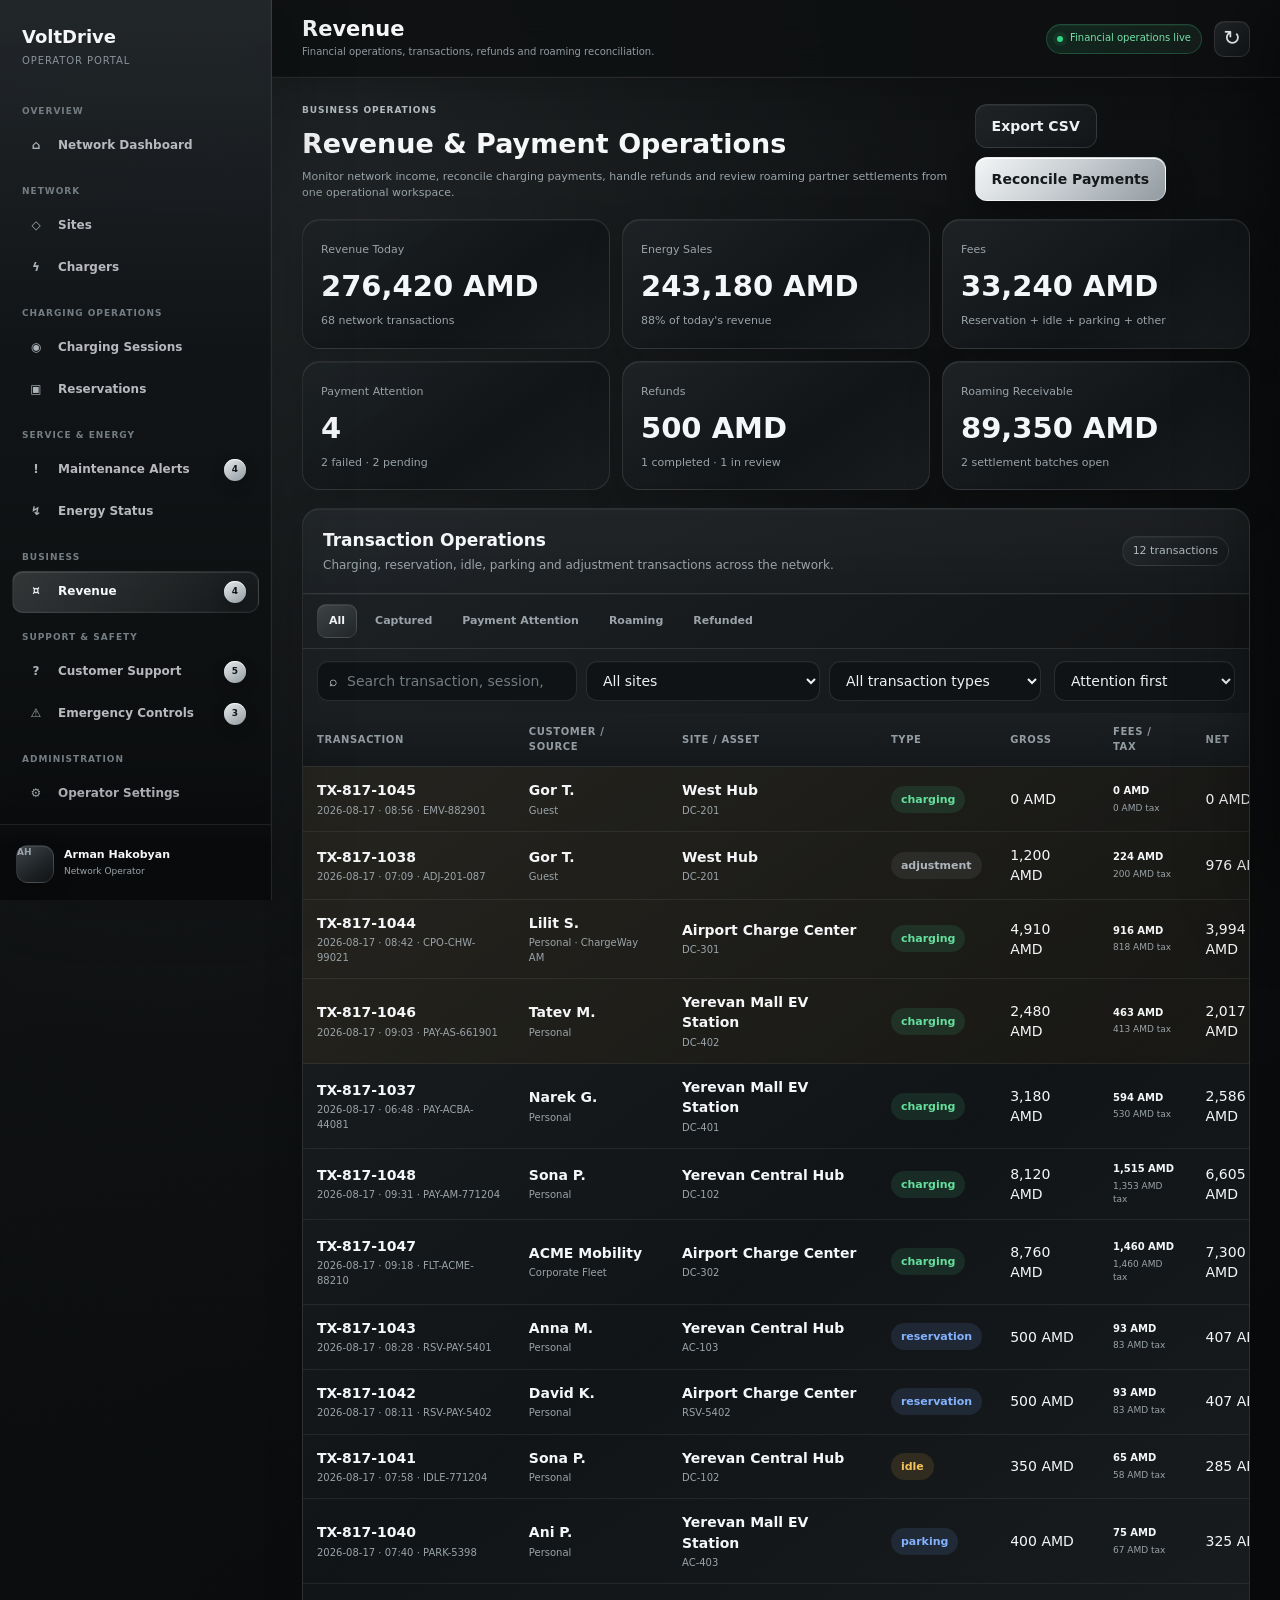
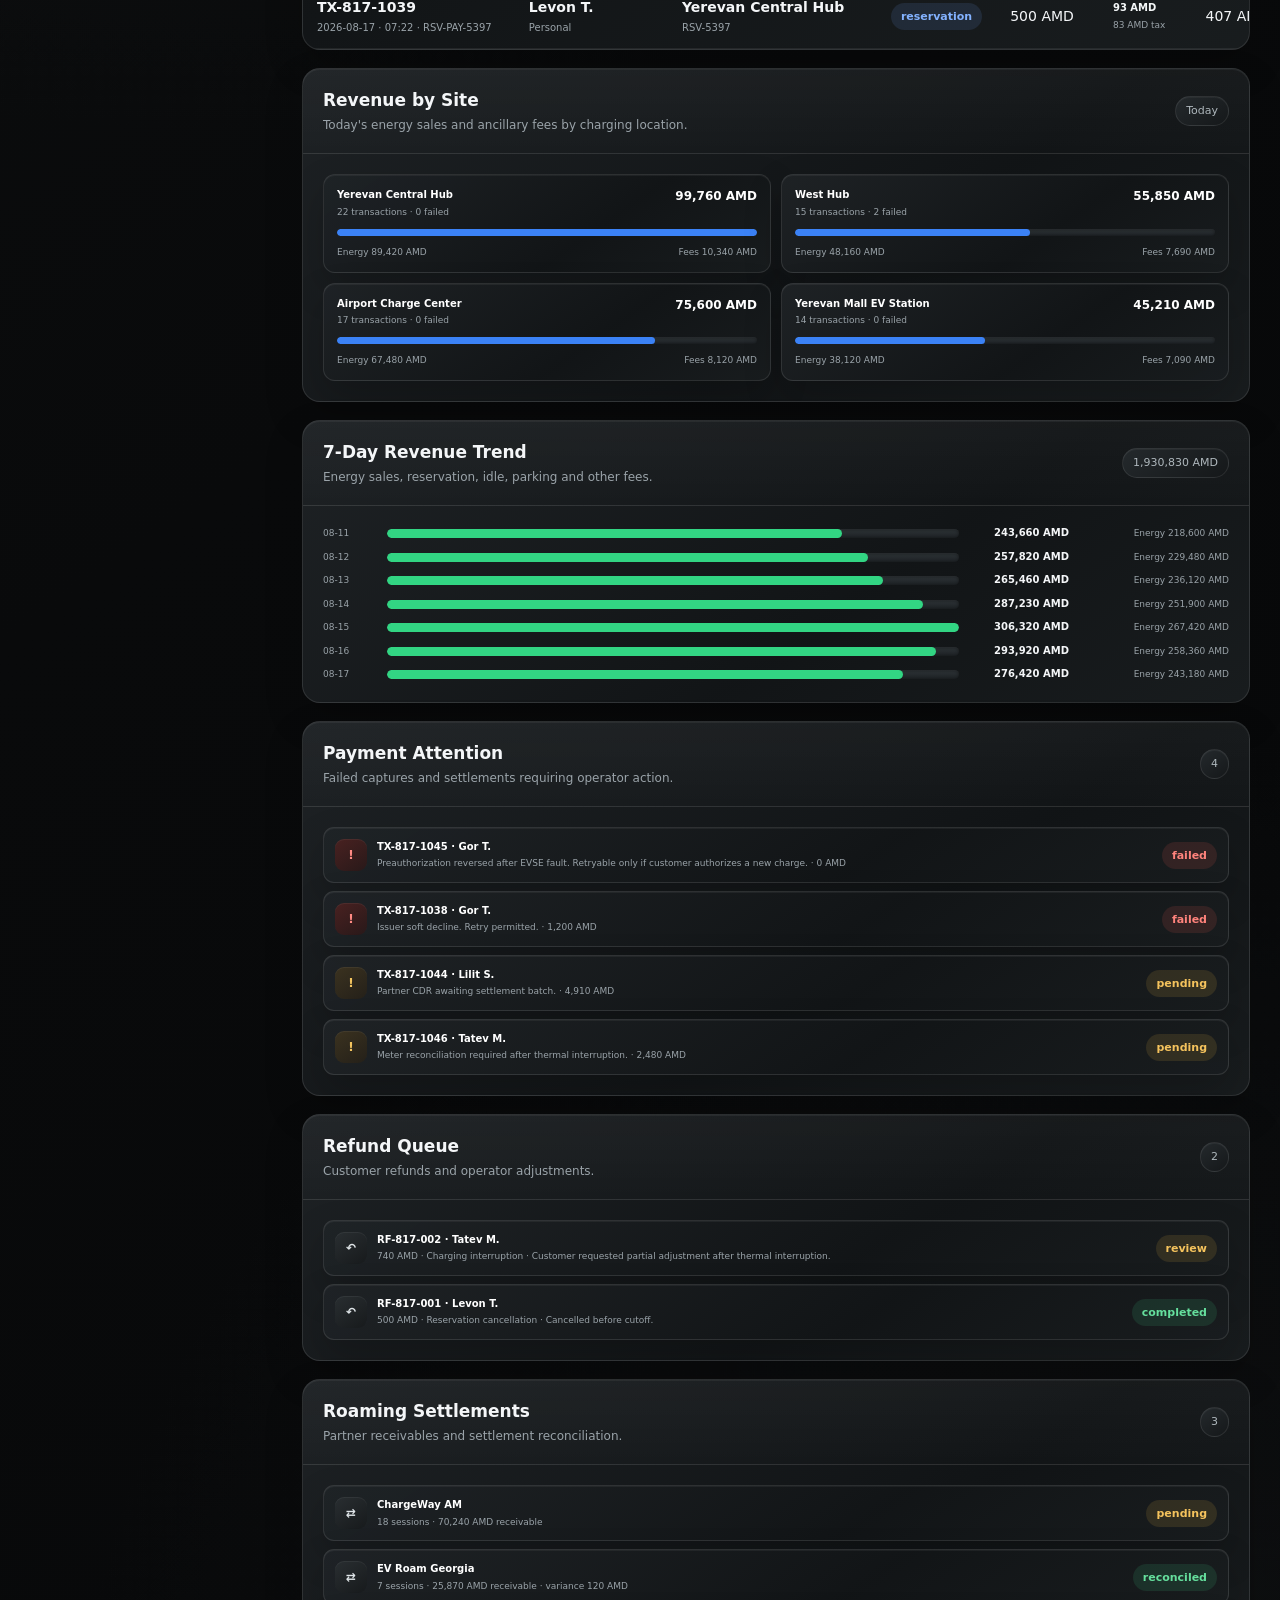
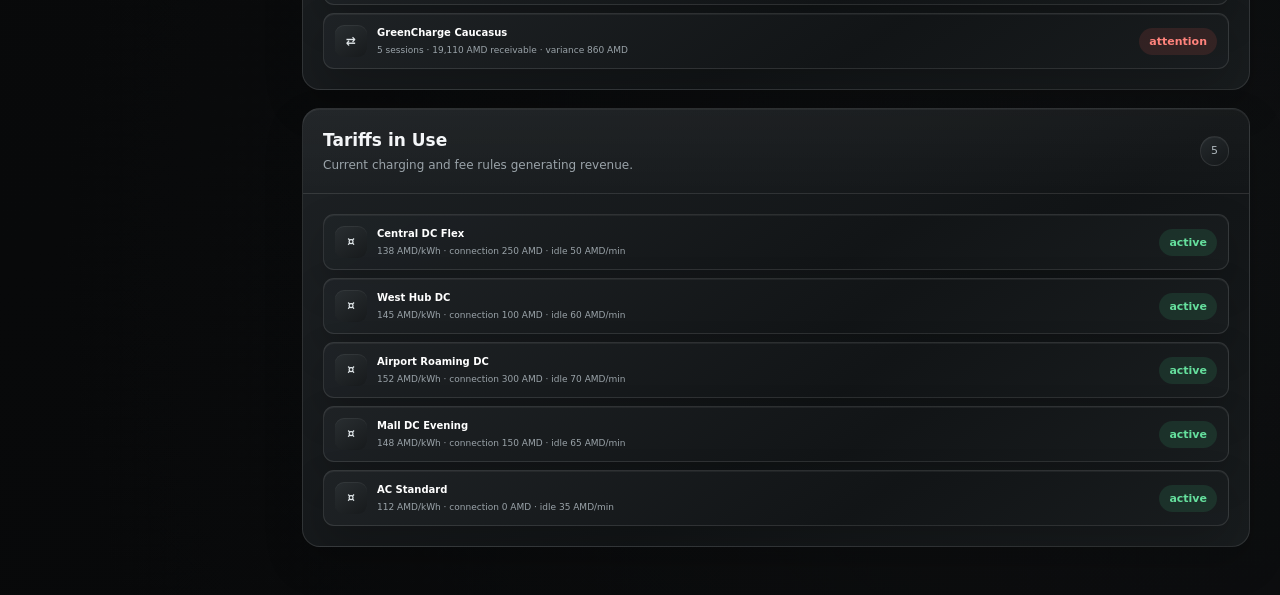
<file: revenue.html>
<!doctype html>
<html lang="en">
<head>
  <meta charset="utf-8"><meta name="viewport" content="width=device-width,initial-scale=1">
  <title>Revenue · VoltDrive Operator</title>
  <link rel="stylesheet" href="css/core/variables.css"><link rel="stylesheet" href="css/core/reset.css"><link rel="stylesheet" href="css/core/typography.css"><link rel="stylesheet" href="css/components/buttons.css"><link rel="stylesheet" href="css/components/forms.css"><link rel="stylesheet" href="css/components/operator-ui.css"><link rel="stylesheet" href="css/layout/app-layout.css"><link rel="stylesheet" href="css/layout/sidebar.css"><link rel="stylesheet" href="css/layout/header.css"><link rel="stylesheet" href="css/pages/operator.css">
<link rel="stylesheet" href="css/core/metallic-theme.css"></head>
<body class="app-page" data-nav="revenue">
<div class="app-shell">
  <aside class="sidebar">
    <div class="sidebar__brand"><strong>VoltDrive</strong><span>Operator Portal</span></div>
    <nav class="sidebar__nav">
      <div class="sidebar__group"><span class="sidebar__group-title">Overview</span><a class="nav-link" data-nav="dashboard" href="dashboard.html"><span class="nav-link__icon">⌂</span><span>Network Dashboard</span></a></div>
      <div class="sidebar__group"><span class="sidebar__group-title">Network</span><a class="nav-link" data-nav="sites" href="sites.html"><span class="nav-link__icon">◇</span><span>Sites</span></a><a class="nav-link" data-nav="chargers" href="chargers.html"><span class="nav-link__icon">ϟ</span><span>Chargers</span></a></div>
      <div class="sidebar__group"><span class="sidebar__group-title">Charging Operations</span><a class="nav-link" data-nav="sessions" href="sessions.html"><span class="nav-link__icon">◉</span><span>Charging Sessions</span></a><a class="nav-link" data-nav="reservations" href="reservations.html"><span class="nav-link__icon">▣</span><span>Reservations</span></a></div>
      <div class="sidebar__group"><span class="sidebar__group-title">Service & Energy</span><a class="nav-link" data-nav="maintenance" href="maintenance.html"><span class="nav-link__icon">!</span><span>Maintenance Alerts</span><span class="nav-link__badge">4</span></a><a class="nav-link" data-nav="energy" href="energy.html"><span class="nav-link__icon">↯</span><span>Energy Status</span></a></div>
      <div class="sidebar__group"><span class="sidebar__group-title">Business</span><a class="nav-link is-active" data-nav="revenue" href="revenue.html"><span class="nav-link__icon">¤</span><span>Revenue</span><span class="nav-link__badge" id="revenue-nav-badge">0</span></a></div>
      <div class="sidebar__group"><span class="sidebar__group-title">Support & Safety</span><a class="nav-link" data-nav="support" href="support.html"><span class="nav-link__icon">?</span><span>Customer Support</span><span class="nav-link__badge">4</span></a><a class="nav-link" data-nav="emergency" href="emergency.html"><span class="nav-link__icon">⚠</span><span>Emergency Controls</span></a></div>
    <div class="sidebar__group"><span class="sidebar__group-title">Administration</span><a class="nav-link" data-nav="settings" href="settings.html"><span class="nav-link__icon">⚙</span><span>Operator Settings</span></a></div>
</nav>
    <div class="sidebar__footer"><div class="sidebar-user"><span class="sidebar-user__avatar">AH</span><div><strong data-operator-name>Arman Hakobyan</strong><span data-operator-role>Network Operator</span></div></div></div>
  </aside>
  <div class="mobile-overlay"></div>
  <main class="app-main">
    <header class="topbar"><div class="topbar__left"><button class="icon-button menu-button" id="menu-button" aria-label="Open menu">☰</button><div class="topbar__title"><h1>Revenue</h1><p>Financial operations, transactions, refunds and roaming reconciliation.</p></div></div><div class="topbar__actions"><span class="live-chip">Financial operations live</span><button class="icon-button" id="refresh-button" title="Refresh">↻</button></div></header>
    <div class="page-content">
      <section class="revenue-hero"><div><span class="eyebrow">Business operations</span><h2>Revenue & Payment Operations</h2><p>Monitor network income, reconcile charging payments, handle refunds and review roaming partner settlements from one operational workspace.</p></div><div class="dashboard-actions"><button class="button button--secondary" id="revenue-export" type="button">Export CSV</button><button class="button button--primary" id="revenue-reconcile" type="button">Reconcile Payments</button></div></section>

      <section class="operator-kpi-grid revenue-kpi-grid">
        <article class="kpi-card"><span>Revenue Today</span><strong id="kpi-revenue-today">—</strong><small id="kpi-revenue-today-note">—</small></article>
        <article class="kpi-card"><span>Energy Sales</span><strong id="kpi-revenue-energy">—</strong><small id="kpi-revenue-energy-note">—</small></article>
        <article class="kpi-card"><span>Fees</span><strong id="kpi-revenue-fees">—</strong><small id="kpi-revenue-fees-note">—</small></article>
        <article class="kpi-card kpi-card--danger"><span>Payment Attention</span><strong id="kpi-revenue-attention">—</strong><small id="kpi-revenue-attention-note">—</small></article>
        <article class="kpi-card"><span>Refunds</span><strong id="kpi-revenue-refunds">—</strong><small id="kpi-revenue-refunds-note">—</small></article>
        <article class="kpi-card"><span>Roaming Receivable</span><strong id="kpi-revenue-roaming">—</strong><small id="kpi-revenue-roaming-note">—</small></article>
      </section>

      <section class="revenue-layout">
        <div class="revenue-main-column">
          <section class="panel">
            <div class="panel__header"><div><h2>Transaction Operations</h2><p>Charging, reservation, idle, parking and adjustment transactions across the network.</p></div><span class="panel-chip" id="revenue-result-count">0 transactions</span></div>
            <div class="ui-tabs"><button class="ui-tab is-active" type="button" data-revenue-filter="all">All</button><button class="ui-tab" type="button" data-revenue-filter="captured">Captured</button><button class="ui-tab" type="button" data-revenue-filter="attention">Payment Attention</button><button class="ui-tab" type="button" data-revenue-filter="roaming">Roaming</button><button class="ui-tab" type="button" data-revenue-filter="refunds">Refunded</button></div>
            <div class="ui-toolbar"><div class="ui-toolbar__group"><label class="ui-search">⌕<input id="revenue-search" type="search" placeholder="Search transaction, session, customer, charger"></label><select class="ui-select" id="revenue-site"><option value="all">All sites</option></select><select class="ui-select" id="revenue-type"><option value="all">All transaction types</option><option value="charging">Charging</option><option value="reservation">Reservation</option><option value="idle">Idle fee</option><option value="parking">Parking</option><option value="adjustment">Adjustment</option></select></div><div class="ui-toolbar__group"><select class="ui-select" id="revenue-sort"><option value="attention">Attention first</option><option value="recent">Most recent</option><option value="amount">Highest amount</option><option value="site">Site</option></select></div></div>
            <div class="table-wrap"><table class="data-table revenue-table"><thead><tr><th>Transaction</th><th>Customer / Source</th><th>Site / Asset</th><th>Type</th><th>Gross</th><th>Fees / Tax</th><th>Net</th><th>Payment</th><th>Status</th></tr></thead><tbody id="revenue-table-body"></tbody></table></div>
          </section>

          <section class="panel"><div class="panel__header"><div><h2>Revenue by Site</h2><p>Today's energy sales and ancillary fees by charging location.</p></div><span class="panel-chip">Today</span></div><div class="panel__body" id="revenue-site-performance"></div></section>
          <section class="panel"><div class="panel__header"><div><h2>7-Day Revenue Trend</h2><p>Energy sales, reservation, idle, parking and other fees.</p></div><span class="panel-chip" id="revenue-trend-total">—</span></div><div class="panel__body" id="revenue-trend"></div></section>
        </div>

        <div class="revenue-side-column">
          <section class="panel"><div class="panel__header"><div><h2>Payment Attention</h2><p>Failed captures and settlements requiring operator action.</p></div><span class="panel-chip" id="payment-attention-count">0</span></div><div class="panel__body revenue-side-list" id="payment-attention-list"></div></section>
          <section class="panel"><div class="panel__header"><div><h2>Refund Queue</h2><p>Customer refunds and operator adjustments.</p></div><span class="panel-chip" id="refund-count">0</span></div><div class="panel__body revenue-side-list" id="refund-list"></div></section>
          <section class="panel"><div class="panel__header"><div><h2>Roaming Settlements</h2><p>Partner receivables and settlement reconciliation.</p></div><span class="panel-chip" id="roaming-count">0</span></div><div class="panel__body revenue-side-list" id="roaming-list"></div></section>
          <section class="panel"><div class="panel__header"><div><h2>Tariffs in Use</h2><p>Current charging and fee rules generating revenue.</p></div><span class="panel-chip" id="tariff-count">0</span></div><div class="panel__body revenue-side-list" id="tariff-list"></div></section>
        </div>
      </section>
    </div>
  </main>
</div>

<div class="ui-drawer-backdrop" id="revenue-drawer-backdrop" hidden></div>
<aside class="ui-drawer revenue-details-drawer" id="revenue-drawer" aria-hidden="true">
  <header class="ui-drawer__header"><div><span class="eyebrow" id="revenue-drawer-eyebrow">Financial transaction</span><h2 id="revenue-drawer-title">Transaction</h2><p id="revenue-drawer-subtitle">—</p></div><button class="ui-close" id="revenue-drawer-close" type="button" aria-label="Close">×</button></header>
  <div class="ui-tabs" id="revenue-drawer-tabs"><button class="ui-tab is-active" type="button" data-revenue-tab="overview">Overview</button><button class="ui-tab" type="button" data-revenue-tab="fees">Fees & Tax</button><button class="ui-tab" type="button" data-revenue-tab="payment">Payment</button><button class="ui-tab" type="button" data-revenue-tab="related">Related</button><button class="ui-tab" type="button" data-revenue-tab="timeline">Timeline</button></div>
  <div class="ui-drawer__body" id="revenue-drawer-body"></div><footer class="ui-drawer__footer" id="revenue-drawer-footer"></footer>
</aside>

<dialog class="ui-dialog" id="revenue-refund-dialog"><div class="ui-dialog__header"><div><h2>Issue Refund</h2><p id="revenue-refund-subtitle">Refund a captured customer transaction.</p></div><button class="ui-close" id="revenue-refund-close" type="button">×</button></div><div class="ui-dialog__body"><div class="form-grid"><label class="form-field"><span>Refund amount (AMD)</span><input id="revenue-refund-amount" type="number" min="1" step="10"></label><label class="form-field"><span>Reason</span><select id="revenue-refund-reason"><option>Customer service adjustment</option><option>Charging interruption</option><option>Duplicate charge</option><option>Reservation cancellation</option><option>Incorrect tariff</option><option>Other</option></select></label><label class="form-field"><span>Operator note</span><textarea id="revenue-refund-note" rows="3" placeholder="Reason and supporting context"></textarea></label></div><div class="ui-callout ui-callout--warning section-gap"><strong>Financial action</strong><span>The refund is recorded immediately in the prototype ledger and transaction timeline.</span></div></div><div class="ui-dialog__footer"><button class="button button--secondary" id="revenue-refund-cancel" type="button">Cancel</button><button class="button button--primary" id="revenue-refund-confirm" type="button">Issue Refund</button></div></dialog>

<dialog class="ui-dialog" id="revenue-reconcile-dialog"><div class="ui-dialog__header"><div><h2>Reconcile Payments</h2><p>Process pending settlements that are safe to finalize.</p></div><button class="ui-close" id="revenue-reconcile-close" type="button">×</button></div><div class="ui-dialog__body"><div class="form-grid"><label class="form-field"><span>Scope</span><select id="revenue-reconcile-scope"><option value="pending">Pending only</option><option value="attention">Pending + retryable failed</option></select></label><label class="form-field"><span>Operator note</span><textarea id="revenue-reconcile-note" rows="3" placeholder="Batch reconciliation note"></textarea></label></div><div class="ui-callout section-gap"><strong>Prototype behavior</strong><span>Pending settlements are captured. Retryable failed payments move to captured; hard declines remain failed.</span></div></div><div class="ui-dialog__footer"><button class="button button--secondary" id="revenue-reconcile-cancel" type="button">Cancel</button><button class="button button--primary" id="revenue-reconcile-confirm" type="button">Run Reconciliation</button></div></dialog>

<dialog class="ui-dialog" id="roaming-settlement-dialog"><div class="ui-dialog__header"><div><h2>Roaming Settlement</h2><p id="roaming-settlement-subtitle">Review partner reconciliation.</p></div><button class="ui-close" id="roaming-settlement-close" type="button">×</button></div><div class="ui-dialog__body" id="roaming-settlement-body"></div><div class="ui-dialog__footer"><button class="button button--secondary" id="roaming-settlement-cancel" type="button">Close</button><button class="button button--primary" id="roaming-settlement-confirm" type="button">Mark Reconciled</button></div></dialog>

<div class="ui-toast" id="global-toast"></div><script type="module" src="js/pages/revenue.js"></script>
</body>
</html>
</file>
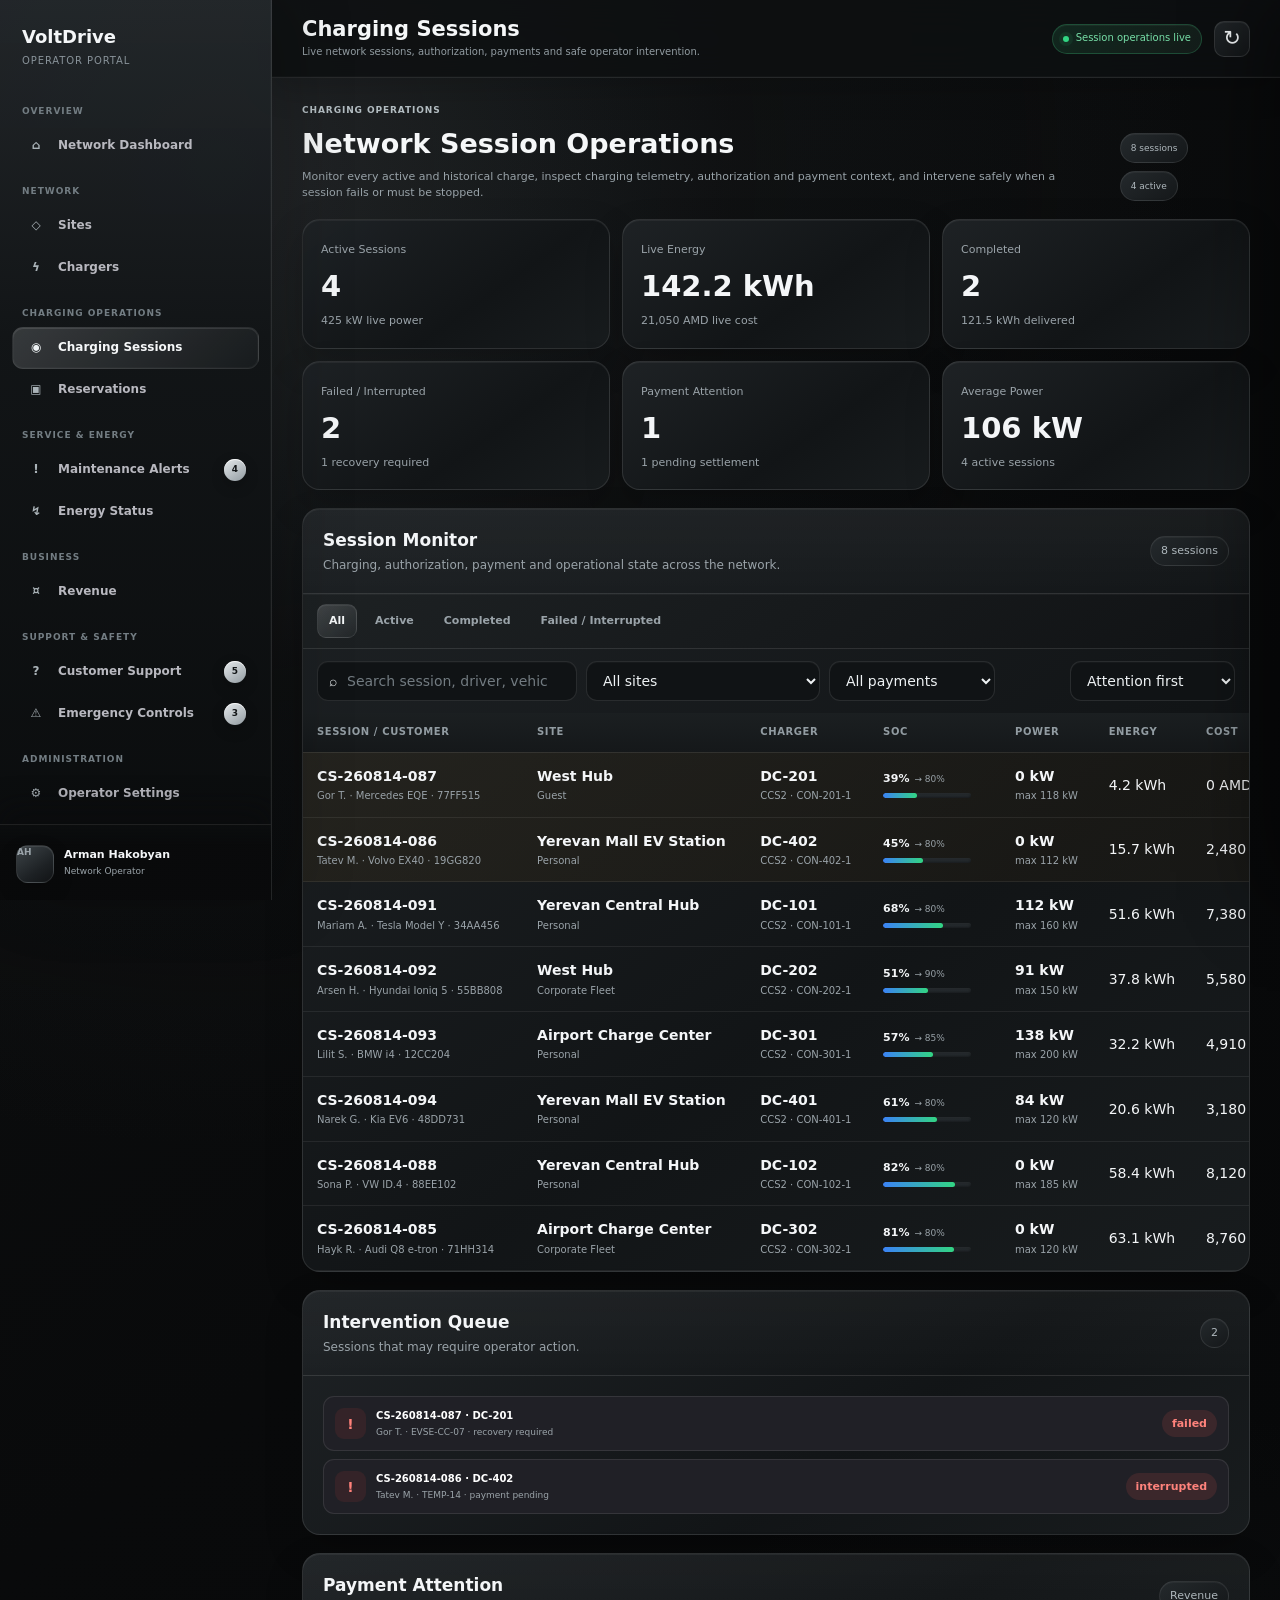
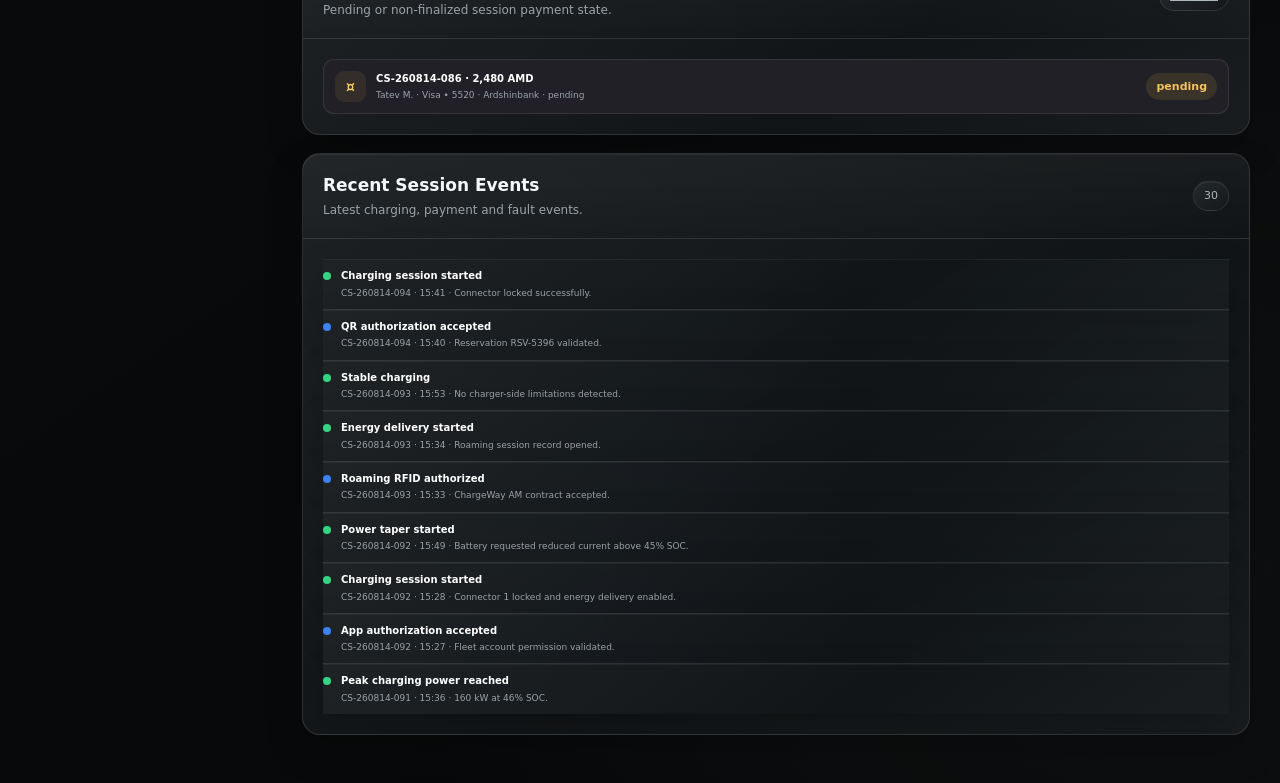
<file: sessions.html>
<!doctype html>
<html lang="en">
<head>
  <meta charset="utf-8">
  <meta name="viewport" content="width=device-width,initial-scale=1">
  <title>Charging Sessions · VoltDrive Operator</title>
  <link rel="stylesheet" href="css/core/variables.css">
  <link rel="stylesheet" href="css/core/reset.css">
  <link rel="stylesheet" href="css/core/typography.css">
  <link rel="stylesheet" href="css/components/buttons.css">
  <link rel="stylesheet" href="css/components/forms.css">
  <link rel="stylesheet" href="css/components/operator-ui.css">
  <link rel="stylesheet" href="css/layout/app-layout.css">
  <link rel="stylesheet" href="css/layout/sidebar.css">
  <link rel="stylesheet" href="css/layout/header.css">
  <link rel="stylesheet" href="css/pages/operator.css">
<link rel="stylesheet" href="css/core/metallic-theme.css"></head>
<body class="app-page" data-nav="sessions">
<div class="app-shell">
  <aside class="sidebar">
    <div class="sidebar__brand"><strong>VoltDrive</strong><span>Operator Portal</span></div>
    <nav class="sidebar__nav">
      <div class="sidebar__group"><span class="sidebar__group-title">Overview</span><a class="nav-link" data-nav="dashboard" href="dashboard.html"><span class="nav-link__icon">⌂</span><span>Network Dashboard</span></a></div>
      <div class="sidebar__group"><span class="sidebar__group-title">Network</span><a class="nav-link" data-nav="sites" href="sites.html"><span class="nav-link__icon">◇</span><span>Sites</span></a><a class="nav-link" data-nav="chargers" href="chargers.html"><span class="nav-link__icon">ϟ</span><span>Chargers</span></a></div>
      <div class="sidebar__group"><span class="sidebar__group-title">Charging Operations</span><a class="nav-link is-active" data-nav="sessions" href="sessions.html"><span class="nav-link__icon">◉</span><span>Charging Sessions</span></a><a class="nav-link" data-nav="reservations" href="reservations.html"><span class="nav-link__icon">▣</span><span>Reservations</span></a></div>
      <div class="sidebar__group"><span class="sidebar__group-title">Service & Energy</span><a class="nav-link" data-nav="maintenance" href="maintenance.html"><span class="nav-link__icon">!</span><span>Maintenance Alerts</span><span class="nav-link__badge">4</span></a><a class="nav-link" data-nav="energy" href="energy.html"><span class="nav-link__icon">↯</span><span>Energy Status</span></a></div>
      <div class="sidebar__group"><span class="sidebar__group-title">Business</span><a class="nav-link" data-nav="revenue" href="revenue.html"><span class="nav-link__icon">¤</span><span>Revenue</span></a></div>
      <div class="sidebar__group"><span class="sidebar__group-title">Support & Safety</span><a class="nav-link" data-nav="support" href="support.html"><span class="nav-link__icon">?</span><span>Customer Support</span><span class="nav-link__badge">4</span></a><a class="nav-link" data-nav="emergency" href="emergency.html"><span class="nav-link__icon">⚠</span><span>Emergency Controls</span></a></div>
    <div class="sidebar__group"><span class="sidebar__group-title">Administration</span><a class="nav-link" data-nav="settings" href="settings.html"><span class="nav-link__icon">⚙</span><span>Operator Settings</span></a></div>
</nav>
    <div class="sidebar__footer"><div class="sidebar-user"><span class="sidebar-user__avatar">AH</span><div><strong data-operator-name>Arman Hakobyan</strong><span data-operator-role>Network Operator</span></div></div></div>
  </aside>
  <div class="mobile-overlay"></div>
  <main class="app-main">
    <header class="topbar"><div class="topbar__left"><button class="icon-button menu-button" id="menu-button" aria-label="Open menu">☰</button><div class="topbar__title"><h1>Charging Sessions</h1><p>Live network sessions, authorization, payments and safe operator intervention.</p></div></div><div class="topbar__actions"><span class="live-chip">Session operations live</span><button class="icon-button" id="refresh-button" title="Refresh">↻</button></div></header>
    <div class="page-content">
      <section class="sessions-hero"><div><span class="eyebrow">Charging operations</span><h2>Network Session Operations</h2><p>Monitor every active and historical charge, inspect charging telemetry, authorization and payment context, and intervene safely when a session fails or must be stopped.</p></div><div class="metric-inline"><span class="panel-chip" id="session-network-chip">0 sessions</span><span class="panel-chip" id="session-live-chip">0 active</span></div></section>

      <section class="operator-kpi-grid sessions-kpi-grid">
        <article class="kpi-card"><span>Active Sessions</span><strong id="kpi-active-sessions">—</strong><small id="kpi-active-power">—</small></article>
        <article class="kpi-card"><span>Live Energy</span><strong id="kpi-live-energy">—</strong><small id="kpi-live-cost">—</small></article>
        <article class="kpi-card"><span>Completed</span><strong id="kpi-completed">—</strong><small id="kpi-completed-energy">—</small></article>
        <article class="kpi-card kpi-card--danger"><span>Failed / Interrupted</span><strong id="kpi-problems">—</strong><small id="kpi-problems-note">—</small></article>
        <article class="kpi-card"><span>Payment Attention</span><strong id="kpi-payment-attention">—</strong><small id="kpi-payment-note">—</small></article>
        <article class="kpi-card"><span>Average Power</span><strong id="kpi-average-power">—</strong><small id="kpi-average-power-note">—</small></article>
      </section>

      <section class="sessions-layout">
        <div class="sessions-main-column">
          <section class="panel">
            <div class="panel__header"><div><h2>Session Monitor</h2><p>Charging, authorization, payment and operational state across the network.</p></div><span class="panel-chip" id="session-result-count">0 sessions</span></div>
            <div class="ui-tabs session-filter-tabs" id="session-filter-tabs">
              <button class="ui-tab is-active" type="button" data-session-filter="all">All</button>
              <button class="ui-tab" type="button" data-session-filter="active">Active</button>
              <button class="ui-tab" type="button" data-session-filter="completed">Completed</button>
              <button class="ui-tab" type="button" data-session-filter="problem">Failed / Interrupted</button>
            </div>
            <div class="ui-toolbar"><div class="ui-toolbar__group"><label class="ui-search">⌕<input id="session-search" type="search" placeholder="Search session, driver, vehicle or charger"></label><select class="ui-select" id="session-site"><option value="all">All sites</option></select><select class="ui-select" id="session-payment"><option value="all">All payments</option><option value="preauthorized">Preauthorized</option><option value="paid">Paid</option><option value="pending">Pending</option><option value="cancelled">Cancelled</option><option value="failed">Failed</option></select></div><div class="ui-toolbar__group"><select class="ui-select" id="session-sort"><option value="attention">Attention first</option><option value="recent">Most recent</option><option value="power">Power</option><option value="energy">Energy</option><option value="cost">Cost</option><option value="soc">SOC</option></select></div></div>
            <div class="table-wrap"><table class="data-table session-table"><thead><tr><th>Session / Customer</th><th>Site</th><th>Charger</th><th>SOC</th><th>Power</th><th>Energy</th><th>Cost</th><th>Payment</th><th>Status</th></tr></thead><tbody id="session-table-body"></tbody></table></div>
          </section>
        </div>
        <div class="sessions-side-column">
          <section class="panel"><div class="panel__header"><div><h2>Intervention Queue</h2><p>Sessions that may require operator action.</p></div><span class="panel-chip" id="intervention-count">0</span></div><div class="panel__body session-side-list" id="intervention-list"></div></section>
          <section class="panel"><div class="panel__header"><div><h2>Payment Attention</h2><p>Pending or non-finalized session payment state.</p></div><a class="panel-chip" href="revenue.html">Revenue</a></div><div class="panel__body session-side-list" id="payment-attention-list"></div></section>
          <section class="panel"><div class="panel__header"><div><h2>Recent Session Events</h2><p>Latest charging, payment and fault events.</p></div><span class="panel-chip" id="event-count">0</span></div><div class="panel__body session-event-mini-list" id="recent-session-events"></div></section>
        </div>
      </section>
    </div>
  </main>
</div>

<div class="ui-drawer-backdrop" id="session-drawer-backdrop" hidden></div>
<aside class="ui-drawer session-details-drawer" id="session-drawer" aria-hidden="true">
  <header class="ui-drawer__header"><div><span class="eyebrow">Charging session</span><h2 id="session-drawer-title">Session</h2><p id="session-drawer-subtitle">—</p></div><button class="ui-close" id="session-drawer-close" type="button" aria-label="Close">×</button></header>
  <div class="ui-tabs" id="session-drawer-tabs"><button class="ui-tab is-active" type="button" data-session-tab="overview">Overview</button><button class="ui-tab" type="button" data-session-tab="charging">Charging</button><button class="ui-tab" type="button" data-session-tab="payment">Authorization & Payment</button><button class="ui-tab" type="button" data-session-tab="events">Events</button><button class="ui-tab" type="button" data-session-tab="diagnostics">Diagnostics</button></div>
  <div class="ui-drawer__body" id="session-drawer-body"></div>
  <footer class="ui-drawer__footer" id="session-drawer-footer"></footer>
</aside>

<dialog class="ui-dialog" id="session-stop-dialog">
  <div class="ui-dialog__header"><div><h2>Stop Charging Session</h2><p id="session-stop-subtitle">Operator safety/customer-request stop.</p></div><button class="ui-close" id="session-stop-close" type="button">×</button></div>
  <div class="ui-dialog__body"><div class="ui-callout ui-callout--warning"><strong>Safety-sensitive command</strong><span>Stopping a live session finalizes delivered energy, unlocks the connector and starts payment settlement.</span></div><label class="form-field"><span>Stop reason</span><select class="ui-select" id="session-stop-reason"><option>Customer request</option><option>Safety intervention</option><option>Charger fault</option><option>Site emergency</option><option>Operator troubleshooting</option><option>Other</option></select></label><label class="form-field"><span>Operator note</span><textarea id="session-stop-note" rows="3" placeholder="Required operational context"></textarea></label></div>
  <div class="ui-dialog__footer"><button class="button button--secondary" id="session-stop-cancel" type="button">Cancel</button><button class="button button--danger" id="session-stop-confirm" type="button">Stop Session</button></div>
</dialog>

<dialog class="ui-dialog" id="session-recovery-dialog">
  <div class="ui-dialog__header"><div><h2>Session Recovery</h2><p id="session-recovery-subtitle">Recovery action for failed/interrupted session.</p></div><button class="ui-close" id="session-recovery-close" type="button">×</button></div>
  <div class="ui-dialog__body"><label class="form-field"><span>Recovery action</span><select class="ui-select" id="session-recovery-action"><option value="reset-connector">Reset connector</option><option value="restart-charger">Restart charger</option><option value="release-cable">Release cable</option><option value="refresh-authorization">Refresh authorization</option></select></label><label class="form-field"><span>Operator note</span><textarea id="session-recovery-note" rows="3" placeholder="Reason / observed condition"></textarea></label><div class="ui-callout ui-callout--warning"><strong>Recovery safety rule</strong><span>Commands are blocked when they conflict with another active session or unresolved charger safety condition.</span></div></div>
  <div class="ui-dialog__footer"><button class="button button--secondary" id="session-recovery-cancel" type="button">Cancel</button><button class="button button--primary" id="session-recovery-confirm" type="button">Run Recovery</button></div>
</dialog>

<dialog class="ui-dialog" id="session-alert-dialog">
  <div class="ui-dialog__header"><div><h2>Create Maintenance Alert</h2><p id="session-alert-subtitle">Create an operational maintenance alert from this session.</p></div><button class="ui-close" id="session-alert-close" type="button">×</button></div>
  <div class="ui-dialog__body"><label class="form-field"><span>Severity</span><select class="ui-select" id="session-alert-severity"><option value="critical">Critical</option><option value="high" selected>High</option><option value="normal">Normal</option></select></label><label class="form-field"><span>Issue</span><textarea id="session-alert-note" rows="4" placeholder="Describe the failure and required technical review"></textarea></label></div>
  <div class="ui-dialog__footer"><button class="button button--secondary" id="session-alert-cancel" type="button">Cancel</button><button class="button button--primary" id="session-alert-confirm" type="button">Create Alert</button></div>
</dialog>

<div class="ui-toast" id="global-toast"></div>
<script type="module" src="js/pages/sessions.js"></script>
</body>
</html>
</file>
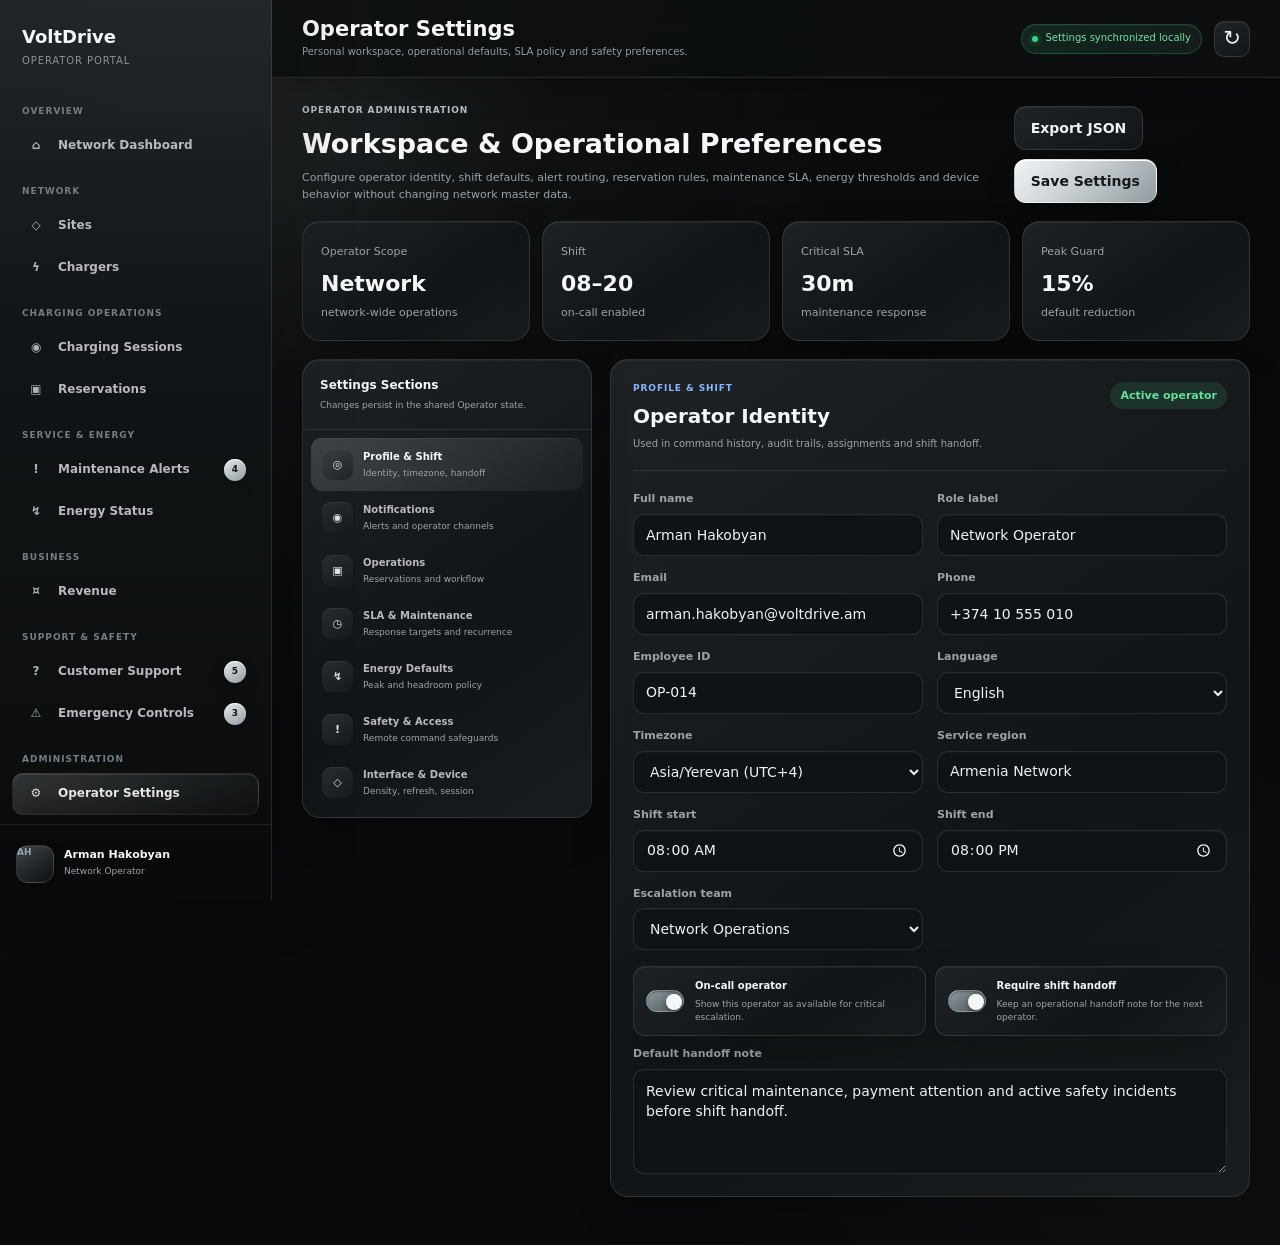
<file: settings.html>
<!doctype html>
<html lang="en">
<head>
<meta charset="utf-8">
<meta name="viewport" content="width=device-width,initial-scale=1">
<title>Operator Settings · VoltDrive Operator</title>
<link rel="stylesheet" href="css/core/variables.css"><link rel="stylesheet" href="css/core/reset.css"><link rel="stylesheet" href="css/core/typography.css"><link rel="stylesheet" href="css/components/buttons.css"><link rel="stylesheet" href="css/components/forms.css"><link rel="stylesheet" href="css/components/operator-ui.css"><link rel="stylesheet" href="css/layout/app-layout.css"><link rel="stylesheet" href="css/layout/sidebar.css"><link rel="stylesheet" href="css/layout/header.css"><link rel="stylesheet" href="css/pages/operator.css">
<link rel="stylesheet" href="css/core/metallic-theme.css"></head>
<body class="app-page" data-nav="settings">
<div class="app-shell">
<aside class="sidebar"><div class="sidebar__brand"><strong>VoltDrive</strong><span>Operator Portal</span></div><nav class="sidebar__nav">
<div class="sidebar__group"><span class="sidebar__group-title">Overview</span><a class="nav-link" data-nav="dashboard" href="dashboard.html"><span class="nav-link__icon">⌂</span><span>Network Dashboard</span></a></div>
<div class="sidebar__group"><span class="sidebar__group-title">Network</span><a class="nav-link" data-nav="sites" href="sites.html"><span class="nav-link__icon">◇</span><span>Sites</span></a><a class="nav-link" data-nav="chargers" href="chargers.html"><span class="nav-link__icon">ϟ</span><span>Chargers</span></a></div>
<div class="sidebar__group"><span class="sidebar__group-title">Charging Operations</span><a class="nav-link" data-nav="sessions" href="sessions.html"><span class="nav-link__icon">◉</span><span>Charging Sessions</span></a><a class="nav-link" data-nav="reservations" href="reservations.html"><span class="nav-link__icon">▣</span><span>Reservations</span></a></div>
<div class="sidebar__group"><span class="sidebar__group-title">Service & Energy</span><a class="nav-link" data-nav="maintenance" href="maintenance.html"><span class="nav-link__icon">!</span><span>Maintenance Alerts</span><span class="nav-link__badge">4</span></a><a class="nav-link" data-nav="energy" href="energy.html"><span class="nav-link__icon">↯</span><span>Energy Status</span></a></div>
<div class="sidebar__group"><span class="sidebar__group-title">Business</span><a class="nav-link" data-nav="revenue" href="revenue.html"><span class="nav-link__icon">¤</span><span>Revenue</span></a></div>
<div class="sidebar__group"><span class="sidebar__group-title">Support & Safety</span><a class="nav-link" data-nav="support" href="support.html"><span class="nav-link__icon">?</span><span>Customer Support</span><span class="nav-link__badge">4</span></a><a class="nav-link" data-nav="emergency" href="emergency.html"><span class="nav-link__icon">⚠</span><span>Emergency Controls</span></a></div>
<div class="sidebar__group"><span class="sidebar__group-title">Administration</span><a class="nav-link is-active" data-nav="settings" href="settings.html"><span class="nav-link__icon">⚙</span><span>Operator Settings</span></a></div>
</nav><div class="sidebar__footer"><div class="sidebar-user"><span class="sidebar-user__avatar">AH</span><div><strong data-operator-name>Arman Hakobyan</strong><span data-operator-role>Network Operator</span></div></div></div></aside>
<div class="mobile-overlay"></div>
<main class="app-main"><header class="topbar"><div class="topbar__left"><button class="icon-button menu-button" id="menu-button" aria-label="Open menu">☰</button><div class="topbar__title"><h1>Operator Settings</h1><p>Personal workspace, operational defaults, SLA policy and safety preferences.</p></div></div><div class="topbar__actions"><span class="live-chip">Settings synchronized locally</span><button class="icon-button" id="refresh-button" title="Refresh">↻</button></div></header>
<div class="page-content">
<section class="settings-hero"><div><span class="eyebrow">Operator administration</span><h2>Workspace & Operational Preferences</h2><p>Configure operator identity, shift defaults, alert routing, reservation rules, maintenance SLA, energy thresholds and device behavior without changing network master data.</p></div><div class="dashboard-actions"><button class="button button--secondary" id="settings-export">Export JSON</button><button class="button button--primary" id="settings-save-all">Save Settings</button></div></section>
<section class="operator-kpi-grid settings-kpi-grid"><article class="kpi-card"><span>Operator Scope</span><strong id="settings-kpi-scope">Network</strong><small>network-wide operations</small></article><article class="kpi-card"><span>Shift</span><strong id="settings-kpi-shift">08–20</strong><small id="settings-kpi-shift-note">on-call enabled</small></article><article class="kpi-card"><span>Critical SLA</span><strong id="settings-kpi-sla">30m</strong><small>maintenance response</small></article><article class="kpi-card"><span>Peak Guard</span><strong id="settings-kpi-peak">15%</strong><small>default reduction</small></article></section>

<div class="settings-layout">
<aside class="settings-nav panel"><div class="settings-nav__head"><strong>Settings Sections</strong><span>Changes persist in the shared Operator state.</span></div><div class="settings-nav__list" id="settings-tabs">
<button class="settings-nav__item is-active" data-settings-tab="profile"><span class="settings-nav__icon">◎</span><div><strong>Profile & Shift</strong><small>Identity, timezone, handoff</small></div></button>
<button class="settings-nav__item" data-settings-tab="notifications"><span class="settings-nav__icon">◉</span><div><strong>Notifications</strong><small>Alerts and operator channels</small></div></button>
<button class="settings-nav__item" data-settings-tab="operations"><span class="settings-nav__icon">▣</span><div><strong>Operations</strong><small>Reservations and workflow</small></div></button>
<button class="settings-nav__item" data-settings-tab="sla"><span class="settings-nav__icon">◷</span><div><strong>SLA & Maintenance</strong><small>Response targets and recurrence</small></div></button>
<button class="settings-nav__item" data-settings-tab="energy"><span class="settings-nav__icon">↯</span><div><strong>Energy Defaults</strong><small>Peak and headroom policy</small></div></button>
<button class="settings-nav__item" data-settings-tab="safety"><span class="settings-nav__icon">!</span><div><strong>Safety & Access</strong><small>Remote command safeguards</small></div></button>
<button class="settings-nav__item" data-settings-tab="interface"><span class="settings-nav__icon">◇</span><div><strong>Interface & Device</strong><small>Density, refresh, session</small></div></button>
</div></aside>

<section class="panel settings-content">
<div class="settings-section is-active" data-settings-section="profile">
<div class="settings-section__header"><div><span class="eyebrow">Profile & shift</span><h2>Operator Identity</h2><p>Used in command history, audit trails, assignments and shift handoff.</p></div><span class="ui-pill status-online">Active operator</span></div>
<div class="settings-form-grid"><label class="form-field"><span>Full name</span><input id="settings-profile-name"></label><label class="form-field"><span>Role label</span><input id="settings-profile-role"></label><label class="form-field"><span>Email</span><input id="settings-profile-email" type="email"></label><label class="form-field"><span>Phone</span><input id="settings-profile-phone"></label><label class="form-field"><span>Employee ID</span><input id="settings-profile-employee"></label><label class="form-field"><span>Language</span><select id="settings-profile-language"><option>English</option><option>Armenian</option><option>Russian</option></select></label><label class="form-field"><span>Timezone</span><select id="settings-profile-timezone"><option value="Asia/Yerevan">Asia/Yerevan (UTC+4)</option><option value="Asia/Tbilisi">Asia/Tbilisi (UTC+4)</option><option value="UTC">UTC</option></select></label><label class="form-field"><span>Service region</span><input id="settings-shift-region"></label><label class="form-field"><span>Shift start</span><input id="settings-shift-start" type="time"></label><label class="form-field"><span>Shift end</span><input id="settings-shift-end" type="time"></label><label class="form-field"><span>Escalation team</span><select id="settings-shift-escalation"><option>Network Operations</option><option>Safety Response</option><option>Service Operations</option><option>Energy Operations</option></select></label></div>
<div class="settings-toggle-grid"><label class="settings-toggle"><input id="settings-shift-oncall" type="checkbox"><span class="settings-toggle__control"></span><div><strong>On-call operator</strong><small>Show this operator as available for critical escalation.</small></div></label><label class="settings-toggle"><input id="settings-shift-handoff" type="checkbox"><span class="settings-toggle__control"></span><div><strong>Require shift handoff</strong><small>Keep an operational handoff note for the next operator.</small></div></label></div>
<label class="form-field section-gap"><span>Default handoff note</span><textarea id="settings-shift-note" rows="4"></textarea></label>
</div>

<div class="settings-section" data-settings-section="notifications">
<div class="settings-section__header"><div><span class="eyebrow">Notifications</span><h2>Alert Routing</h2><p>Choose which operational exceptions surface to the active operator workspace.</p></div><span class="ui-pill status-active">Live</span></div>
<div class="settings-toggle-grid settings-toggle-grid--single">
<label class="settings-toggle"><input id="settings-notify-critical" type="checkbox"><span class="settings-toggle__control"></span><div><strong>Critical safety incidents</strong><small>Emergency and safety events requiring immediate operator response.</small></div></label>
<label class="settings-toggle"><input id="settings-notify-maintenance" type="checkbox"><span class="settings-toggle__control"></span><div><strong>Maintenance alerts</strong><small>Critical/high faults, repeated failures and field-service escalation.</small></div></label>
<label class="settings-toggle"><input id="settings-notify-energy" type="checkbox"><span class="settings-toggle__control"></span><div><strong>Energy alerts</strong><small>Peak demand, transformer pressure and low site headroom.</small></div></label>
<label class="settings-toggle"><input id="settings-notify-support" type="checkbox"><span class="settings-toggle__control"></span><div><strong>Support SLA risk</strong><small>Customer cases approaching or exceeding response SLA.</small></div></label>
<label class="settings-toggle"><input id="settings-notify-payment" type="checkbox"><span class="settings-toggle__control"></span><div><strong>Payment failures</strong><small>Failed captures and transactions needing operator reconciliation.</small></div></label>
<label class="settings-toggle"><input id="settings-notify-roaming" type="checkbox"><span class="settings-toggle__control"></span><div><strong>Roaming settlement attention</strong><small>Settlement variance and overdue partner batches.</small></div></label>
<label class="settings-toggle"><input id="settings-notify-sound" type="checkbox"><span class="settings-toggle__control"></span><div><strong>Critical sound alert</strong><small>Allow sound for critical operational events on this device.</small></div></label>
<label class="settings-toggle"><input id="settings-notify-digest" type="checkbox"><span class="settings-toggle__control"></span><div><strong>Email shift digest</strong><small>Prototype preference for end-of-shift operational summary.</small></div></label>
</div></div>

<div class="settings-section" data-settings-section="operations">
<div class="settings-section__header"><div><span class="eyebrow">Charging operations</span><h2>Reservation Defaults</h2><p>Defaults used when operators create or extend network reservations.</p></div><span class="ui-pill status-reserved">Operational policy</span></div>
<div class="settings-form-grid"><label class="form-field"><span>Default grace period</span><input id="settings-res-grace" type="number" min="0" max="60"><small>Minutes</small></label><label class="form-field"><span>Grace extension step</span><input id="settings-res-extension" type="number" min="1" max="30"><small>Minutes</small></label><label class="form-field"><span>Cancellation cutoff</span><input id="settings-res-cutoff" type="number" min="0" max="240"><small>Minutes before arrival</small></label></div>
<div class="settings-toggle-grid"><label class="settings-toggle"><input id="settings-res-promote" type="checkbox"><span class="settings-toggle__control"></span><div><strong>Suggest waiting-list promotion</strong><small>Allow the operator workflow to promote waiting customers when capacity is safe.</small></div></label><label class="settings-toggle"><input id="settings-res-override" type="checkbox"><span class="settings-toggle__control"></span><div><strong>Allow operator assignment override</strong><small>Show override controls when physical availability has been verified.</small></div></label></div>
<div class="ui-callout ui-callout--warning section-gap"><strong>Operational responsibility</strong><span>Reservation overrides remain audited. Settings do not bypass charger, connector or parking conflict checks.</span></div>
</div>

<div class="settings-section" data-settings-section="sla">
<div class="settings-section__header"><div><span class="eyebrow">Maintenance policy</span><h2>SLA & Escalation Defaults</h2><p>Applied to new operator-created maintenance alerts and triage guidance.</p></div><span class="ui-pill status-warning">Response targets</span></div>
<div class="settings-form-grid"><label class="form-field"><span>Critical SLA</span><input id="settings-sla-critical" type="number" min="5" max="240"><small>Minutes</small></label><label class="form-field"><span>High SLA</span><input id="settings-sla-high" type="number" min="10" max="480"><small>Minutes</small></label><label class="form-field"><span>Normal SLA</span><input id="settings-sla-normal" type="number" min="30" max="1440"><small>Minutes</small></label><label class="form-field"><span>Low SLA</span><input id="settings-sla-low" type="number" min="60" max="2880"><small>Minutes</small></label><label class="form-field"><span>Recurring-fault threshold</span><input id="settings-sla-recurrence" type="number" min="2" max="20"><small>Occurrences before attention</small></label></div>
<div class="settings-toggle-grid settings-toggle-grid--single"><label class="settings-toggle"><input id="settings-sla-auto-ticket" type="checkbox"><span class="settings-toggle__control"></span><div><strong>Recommend ticket for critical alerts</strong><small>Expose field-service escalation immediately for new critical alerts.</small></div></label></div>
</div>

<div class="settings-section" data-settings-section="energy">
<div class="settings-section__header"><div><span class="eyebrow">Energy operations</span><h2>Energy Defaults</h2><p>Network peak-protection and reserve targets used by operator controls.</p></div><span class="ui-pill status-monitoring">Load balancing</span></div>
<div class="settings-form-grid"><label class="form-field"><span>Default peak reduction</span><input id="settings-energy-reduction" type="number" min="5" max="50"><small>Percent</small></label><label class="form-field"><span>Reserve headroom</span><input id="settings-energy-headroom" type="number" min="0" max="300"><small>kW</small></label><label class="form-field"><span>Warning threshold</span><input id="settings-energy-warning" type="number" min="50" max="99"><small>Percent of EV limit</small></label><label class="form-field"><span>Critical threshold</span><input id="settings-energy-critical" type="number" min="60" max="100"><small>Percent of EV limit</small></label><label class="form-field"><span>Battery reserve SOC</span><input id="settings-energy-battery" type="number" min="5" max="80"><small>Percent</small></label></div>
<div class="ui-callout section-gap"><strong>Existing site profiles stay intact</strong><span>These values are defaults for operator actions. Site-specific transformer, capacity and BESS configuration remains in Energy Status.</span></div>
</div>

<div class="settings-section" data-settings-section="safety">
<div class="settings-section__header"><div><span class="eyebrow">Safety controls</span><h2>Remote Command Safeguards</h2><p>Safety gates around commands that can affect energized infrastructure.</p></div><span class="ui-pill status-critical">Protected</span></div>
<div class="settings-toggle-grid settings-toggle-grid--single">
<label class="settings-toggle settings-toggle--locked"><input id="settings-safety-reason" type="checkbox" disabled checked><span class="settings-toggle__control"></span><div><strong>Operator reason required</strong><small>Locked policy for emergency and high-impact actions.</small></div><span class="settings-policy-lock">Policy locked</span></label>
<label class="settings-toggle settings-toggle--locked"><input id="settings-safety-confirm" type="checkbox" disabled checked><span class="settings-toggle__control"></span><div><strong>Explicit critical confirmation</strong><small>Critical safety actions require explicit authorization text.</small></div><span class="settings-policy-lock">Policy locked</span></label>
<label class="settings-toggle settings-toggle--locked"><input id="settings-safety-restart" type="checkbox" disabled checked><span class="settings-toggle__control"></span><div><strong>Block restart with active session</strong><small>Prevent charger restart while energy delivery is active.</small></div><span class="settings-policy-lock">Policy locked</span></label>
<label class="settings-toggle settings-toggle--locked"><input id="settings-safety-release" type="checkbox" disabled checked><span class="settings-toggle__control"></span><div><strong>Stop session before cable release</strong><small>Require charging to be stopped before remote cable release.</small></div><span class="settings-policy-lock">Policy locked</span></label>
</div>
<div class="settings-form-grid section-gap"><label class="form-field"><span>Safety audit retention</span><input id="settings-safety-retention" type="number" min="30" max="3650"><small>Days</small></label></div>
<div class="settings-permission-grid section-gap"><article><span class="settings-permission-icon">ϟ</span><div><strong>Remote charger commands</strong><small>Allowed by Network Operator role</small></div><span class="ui-pill status-online">Allowed</span></article><article><span class="settings-permission-icon">¤</span><div><strong>Refund review</strong><small>Can initiate review; approval policy is external</small></div><span class="ui-pill status-warning">Limited</span></article><article><span class="settings-permission-icon">⚠</span><div><strong>Emergency controls</strong><small>Critical actions remain fully audited</small></div><span class="ui-pill status-critical">Privileged</span></article></div>
</div>

<div class="settings-section" data-settings-section="interface">
<div class="settings-section__header"><div><span class="eyebrow">Workspace</span><h2>Interface & Device</h2><p>Personal display and session preferences for this browser prototype.</p></div><span class="ui-pill status-online">This device</span></div>
<div class="settings-form-grid"><label class="form-field"><span>Information density</span><select id="settings-ui-density"><option value="comfortable">Comfortable</option><option value="compact">Compact</option></select></label><label class="form-field"><span>Default landing page</span><select id="settings-ui-page"><option value="dashboard">Network Dashboard</option><option value="sessions">Charging Sessions</option><option value="maintenance">Maintenance Alerts</option><option value="support">Customer Support</option><option value="emergency">Emergency Controls</option></select></label><label class="form-field"><span>Default Site filter</span><select id="settings-ui-site"><option value="all">All sites</option></select></label><label class="form-field"><span>Preferred refresh interval</span><select id="settings-ui-refresh"><option value="15">15 sec</option><option value="30">30 sec</option><option value="60">60 sec</option><option value="120">2 min</option></select></label><label class="form-field"><span>Session inactivity lock</span><select id="settings-device-timeout"><option value="15">15 min</option><option value="30">30 min</option><option value="60">60 min</option><option value="120">2 hours</option></select></label></div>
<div class="settings-toggle-grid"><label class="settings-toggle"><input id="settings-ui-live" type="checkbox"><span class="settings-toggle__control"></span><div><strong>Show live status chips</strong><small>Display live-status indicators in page headers.</small></div></label><label class="settings-toggle"><input id="settings-ui-filters" type="checkbox"><span class="settings-toggle__control"></span><div><strong>Remember filters</strong><small>Prototype preference for preserving operator list filters.</small></div></label><label class="settings-toggle"><input id="settings-device-desktop" type="checkbox"><span class="settings-toggle__control"></span><div><strong>Desktop notifications</strong><small>Allow browser-level notifications when integrated.</small></div></label><label class="settings-toggle"><input id="settings-device-sound" type="checkbox"><span class="settings-toggle__control"></span><div><strong>Device sound alerts</strong><small>Allow audible alerts for enabled event categories.</small></div></label><label class="settings-toggle"><input id="settings-device-lock" type="checkbox"><span class="settings-toggle__control"></span><div><strong>Lock on inactivity</strong><small>Prototype security preference for operator session timeout.</small></div></label></div>
<div class="settings-danger-zone section-gap"><div><strong>Prototype settings data</strong><span>Reset only Operator Settings. Sites, sessions, reservations, maintenance, revenue and emergency state are preserved.</span></div><button class="button button--danger" id="settings-reset">Reset Settings</button></div>
</div>
</section>
</div>
</div></main></div>

<dialog class="ui-dialog" id="settings-reset-dialog"><div class="ui-dialog__header"><div><h2>Reset Operator Settings?</h2><p>Operational data will not be removed.</p></div><button class="ui-close" id="settings-reset-close">×</button></div><div class="ui-dialog__body"><div class="ui-callout ui-callout--warning"><strong>Settings only</strong><span>This restores the default operator profile/preferences while preserving network state, charging sessions and all operational history.</span></div></div><div class="ui-dialog__footer"><button class="button button--secondary" id="settings-reset-cancel">Cancel</button><button class="button button--danger" id="settings-reset-confirm">Reset Settings</button></div></dialog>
<div class="ui-toast" id="global-toast"></div><script type="module" src="js/pages/settings.js?v=11.0.0"></script>
</body></html>
</file>
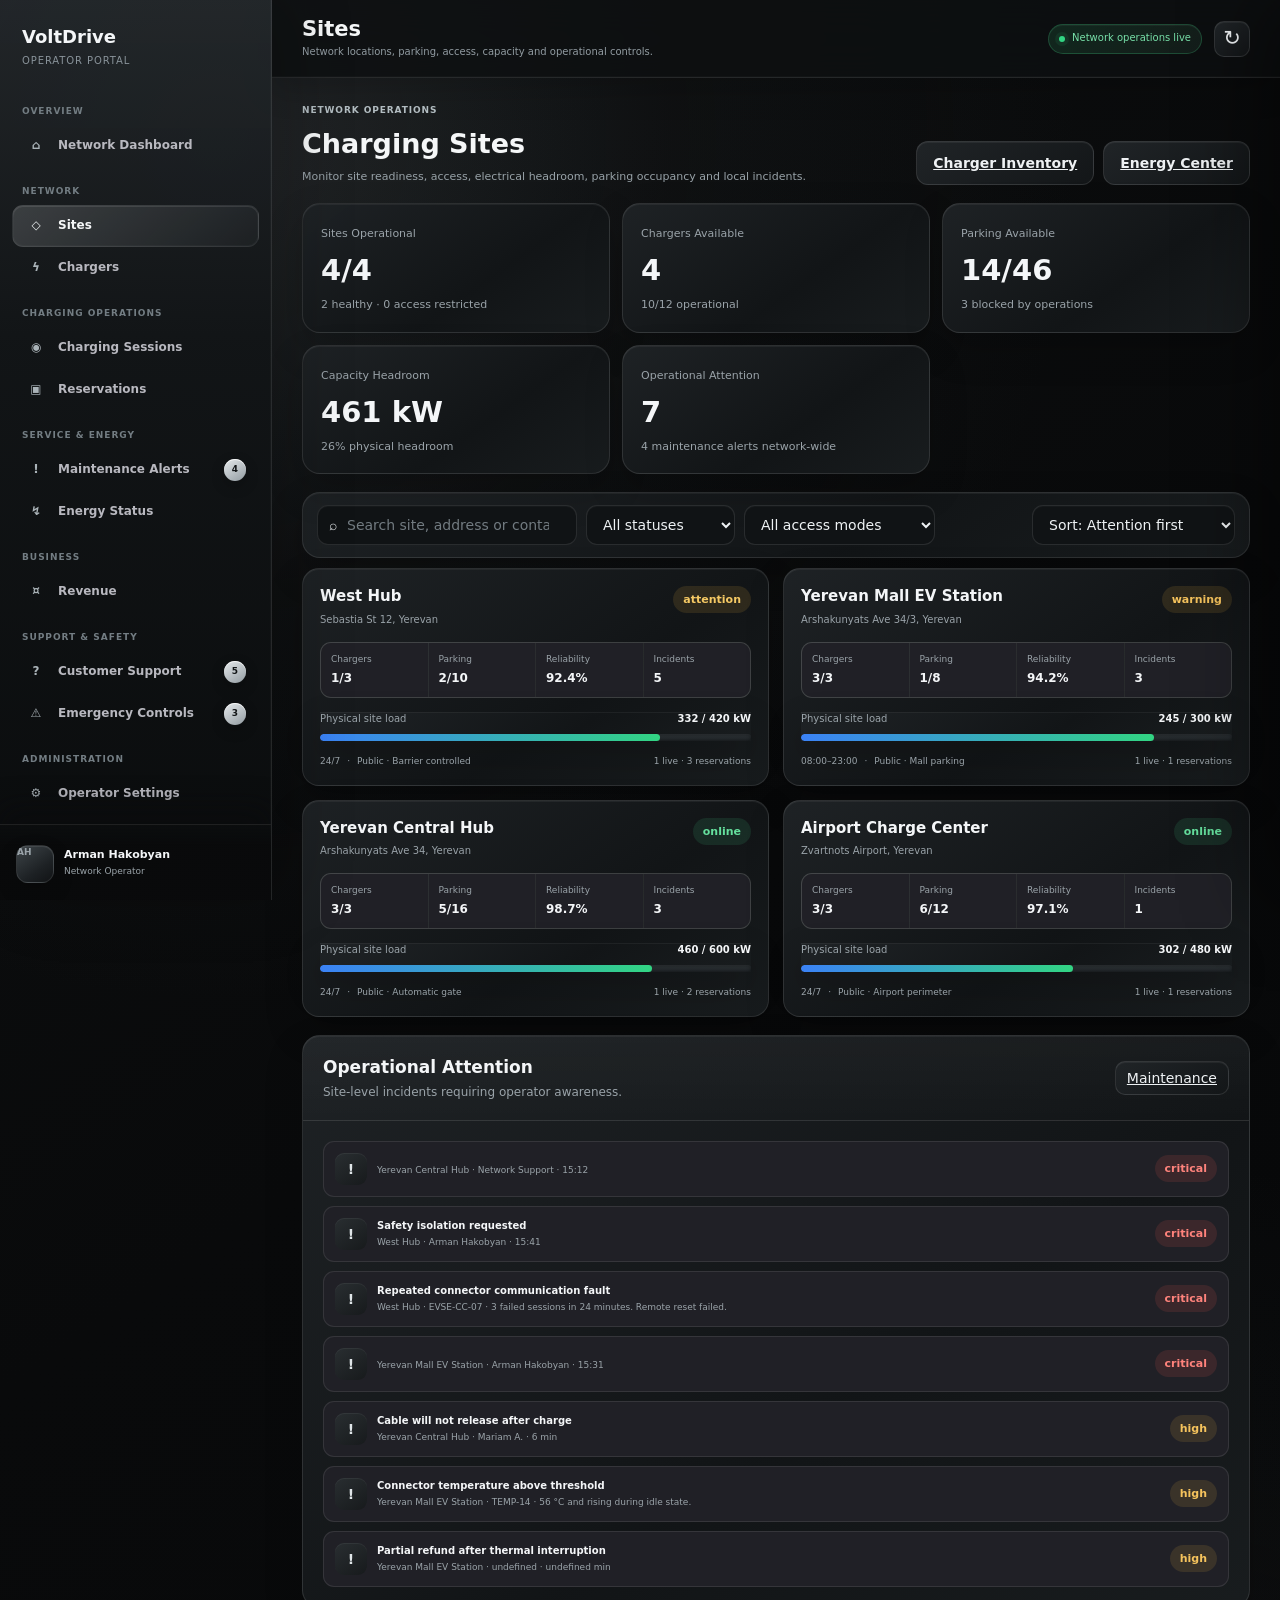
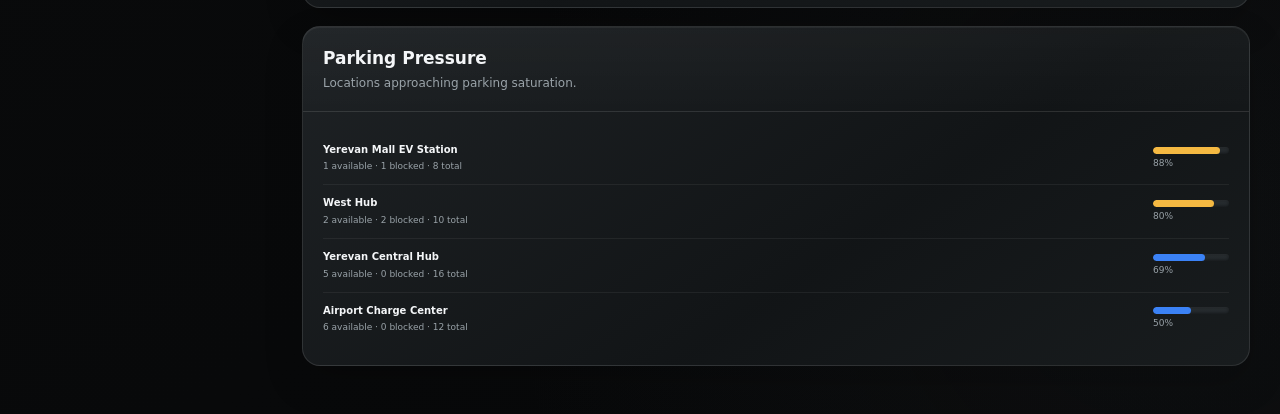
<file: sites.html>
<!doctype html>
<html lang="en">
<head>
<meta charset="utf-8">
<meta name="viewport" content="width=device-width,initial-scale=1">
<title>Sites · VoltDrive Operator</title>
<link rel="stylesheet" href="css/core/variables.css">
<link rel="stylesheet" href="css/core/reset.css">
<link rel="stylesheet" href="css/core/typography.css">
<link rel="stylesheet" href="css/components/buttons.css">
<link rel="stylesheet" href="css/components/forms.css">
<link rel="stylesheet" href="css/components/operator-ui.css">
<link rel="stylesheet" href="css/layout/app-layout.css">
<link rel="stylesheet" href="css/layout/sidebar.css">
<link rel="stylesheet" href="css/layout/header.css">
<link rel="stylesheet" href="css/pages/operator.css">
<link rel="stylesheet" href="css/core/metallic-theme.css"></head>
<body class="app-page" data-nav="sites">
<div class="app-shell">
<aside class="sidebar">
<div class="sidebar__brand"><strong>VoltDrive</strong><span>Operator Portal</span></div>
<nav class="sidebar__nav">
<div class="sidebar__group"><span class="sidebar__group-title">Overview</span><a class="nav-link" data-nav="dashboard" href="dashboard.html"><span class="nav-link__icon">⌂</span><span>Network Dashboard</span></a></div>
<div class="sidebar__group"><span class="sidebar__group-title">Network</span><a class="nav-link is-active" data-nav="sites" href="sites.html"><span class="nav-link__icon">◇</span><span>Sites</span></a><a class="nav-link" data-nav="chargers" href="chargers.html"><span class="nav-link__icon">ϟ</span><span>Chargers</span></a></div>
<div class="sidebar__group"><span class="sidebar__group-title">Charging Operations</span><a class="nav-link" data-nav="sessions" href="sessions.html"><span class="nav-link__icon">◉</span><span>Charging Sessions</span></a><a class="nav-link" data-nav="reservations" href="reservations.html"><span class="nav-link__icon">▣</span><span>Reservations</span></a></div>
<div class="sidebar__group"><span class="sidebar__group-title">Service & Energy</span><a class="nav-link" data-nav="maintenance" href="maintenance.html"><span class="nav-link__icon">!</span><span>Maintenance Alerts</span><span class="nav-link__badge">4</span></a><a class="nav-link" data-nav="energy" href="energy.html"><span class="nav-link__icon">↯</span><span>Energy Status</span></a></div>
<div class="sidebar__group"><span class="sidebar__group-title">Business</span><a class="nav-link" data-nav="revenue" href="revenue.html"><span class="nav-link__icon">¤</span><span>Revenue</span></a></div>
<div class="sidebar__group"><span class="sidebar__group-title">Support & Safety</span><a class="nav-link" data-nav="support" href="support.html"><span class="nav-link__icon">?</span><span>Customer Support</span><span class="nav-link__badge">4</span></a><a class="nav-link" data-nav="emergency" href="emergency.html"><span class="nav-link__icon">⚠</span><span>Emergency Controls</span></a></div>
<div class="sidebar__group"><span class="sidebar__group-title">Administration</span><a class="nav-link" data-nav="settings" href="settings.html"><span class="nav-link__icon">⚙</span><span>Operator Settings</span></a></div>
</nav>
<div class="sidebar__footer"><div class="sidebar-user"><span class="sidebar-user__avatar">AH</span><div><strong data-operator-name>Arman Hakobyan</strong><span data-operator-role>Network Operator</span></div></div></div>
</aside>
<div class="mobile-overlay"></div>
<main class="app-main">
<header class="topbar"><div class="topbar__left"><button class="icon-button menu-button" id="menu-button" aria-label="Open menu">☰</button><div class="topbar__title"><h1>Sites</h1><p>Network locations, parking, access, capacity and operational controls.</p></div></div><div class="topbar__actions"><span class="live-chip">Network operations live</span><button class="icon-button" id="refresh-button" title="Refresh">↻</button></div></header>
<div class="page-content">
<section class="sites-hero"><div><span class="eyebrow">Network operations</span><h2>Charging Sites</h2><p>Monitor site readiness, access, electrical headroom, parking occupancy and local incidents.</p></div><div class="dashboard-actions"><a class="button button--secondary" href="chargers.html">Charger Inventory</a><a class="button button--secondary" href="energy.html">Energy Center</a></div></section>

<section class="operator-kpi-grid sites-kpi-grid">
<article class="kpi-card"><span>Sites Operational</span><strong id="kpi-sites">—</strong><small id="kpi-sites-note">—</small></article>
<article class="kpi-card"><span>Chargers Available</span><strong id="kpi-chargers">—</strong><small id="kpi-chargers-note">—</small></article>
<article class="kpi-card"><span>Parking Available</span><strong id="kpi-parking">—</strong><small id="kpi-parking-note">—</small></article>
<article class="kpi-card"><span>Capacity Headroom</span><strong id="kpi-headroom">—</strong><small id="kpi-headroom-note">—</small></article>
<article class="kpi-card kpi-card--danger"><span>Operational Attention</span><strong id="kpi-incidents">—</strong><small id="kpi-incidents-note">—</small></article>
</section>

<section class="panel">
<div class="ui-toolbar"><div class="ui-toolbar__group"><label class="ui-search"><span>⌕</span><input id="site-search" type="search" placeholder="Search site, address or contact"></label><select class="ui-select" id="site-status"><option value="all">All statuses</option><option value="online">Online</option><option value="attention">Attention</option><option value="warning">Warning</option><option value="restricted">Restricted</option><option value="closed">Closed</option></select><select class="ui-select" id="site-access"><option value="all">All access modes</option><option value="public">Public access</option><option value="barrier">Barrier controlled</option><option value="airport">Airport</option><option value="mall">Mall parking</option></select></div><div class="ui-toolbar__group"><select class="ui-select" id="site-sort"><option value="attention">Sort: Attention first</option><option value="reliability">Reliability</option><option value="load">Load</option><option value="parking">Parking</option><option value="name">Name</option></select></div></div>
</section>

<section class="sites-layout section-gap">
<div class="sites-main-column">
<section class="site-inventory-grid" id="site-inventory"></section>
</div>
<aside class="sites-side-column">
<section class="panel"><div class="panel__header"><div><h2>Operational Attention</h2><p>Site-level incidents requiring operator awareness.</p></div><a class="action-button" href="maintenance.html">Maintenance</a></div><div class="panel__body"><div class="site-attention-list" id="site-attention-list"></div></div></section>
<section class="panel"><div class="panel__header"><div><h2>Parking Pressure</h2><p>Locations approaching parking saturation.</p></div></div><div class="panel__body"><div id="parking-pressure"></div></div></section>
</aside>
</section>
</div>
</main>
</div>

<div class="ui-drawer-backdrop" id="site-drawer-backdrop"></div>
<aside class="ui-drawer site-details-drawer" id="site-drawer">
<header class="ui-drawer__header"><div><span class="eyebrow" id="site-drawer-eyebrow">Site</span><h2 id="site-drawer-title">Site details</h2><p id="site-drawer-subtitle"></p></div><button class="ui-close" id="site-drawer-close" type="button" aria-label="Close">×</button></header>
<div class="site-drawer-tabs ui-tabs" id="site-tabs"><button class="ui-tab is-active" data-site-tab="overview">Overview</button><button class="ui-tab" data-site-tab="infrastructure">Infrastructure</button><button class="ui-tab" data-site-tab="parking">Parking</button><button class="ui-tab" data-site-tab="incidents">Incidents</button><button class="ui-tab" data-site-tab="controls">Controls</button></div>
<div class="ui-drawer__body" id="site-drawer-body"></div>
<footer class="ui-drawer__footer" id="site-drawer-footer"></footer>
</aside>

<dialog class="ui-dialog" id="site-status-dialog">
<header class="ui-dialog__header"><div><h2>Change site operating state</h2><p>Controls customer access without changing hardware fault state.</p></div><button class="ui-close" id="site-status-close" type="button" aria-label="Close">×</button></header>
<div class="ui-dialog__body"><div class="form-grid"><label class="form-field"><span>Operating state</span><select id="site-status-value"><option value="online">Online</option><option value="restricted">Restricted</option><option value="closed">Closed</option></select></label><label class="form-field form-field--full"><span>Operator note</span><textarea id="site-status-note" placeholder="Reason for this operational state"></textarea></label></div></div>
<footer class="ui-dialog__footer"><button class="button button--secondary" id="site-status-cancel">Cancel</button><button class="button button--primary" id="site-status-confirm">Apply State</button></footer>
</dialog>

<dialog class="ui-dialog" id="site-limit-dialog">
<header class="ui-dialog__header"><div><h2>Set EV capacity limit</h2><p>Temporary operator cap for charging demand at this site.</p></div><button class="ui-close" id="site-limit-close" type="button" aria-label="Close">×</button></header>
<div class="ui-dialog__body"><div class="form-grid"><label class="form-field"><span>EV operational limit (kW)</span><input id="site-limit-value" type="number" min="0" step="10"></label><label class="form-field form-field--full"><span>Operator note</span><textarea id="site-limit-note" placeholder="Reason for temporary power limit"></textarea></label></div></div>
<footer class="ui-dialog__footer"><button class="button button--secondary" id="site-limit-cancel">Cancel</button><button class="button button--primary" id="site-limit-confirm">Save Limit</button></footer>
</dialog>

<dialog class="ui-dialog" id="site-profile-dialog">
<header class="ui-dialog__header"><div><h2>Edit operational profile</h2><p>Operator-facing hours, access and local contact information.</p></div><button class="ui-close" id="site-profile-close" type="button" aria-label="Close">×</button></header>
<div class="ui-dialog__body"><div class="form-grid"><label class="form-field"><span>Operating hours</span><input id="site-profile-hours"></label><label class="form-field"><span>Access mode</span><input id="site-profile-access"></label><label class="form-field"><span>Local contact</span><input id="site-profile-contact"></label><label class="form-field"><span>Phone</span><input id="site-profile-phone"></label><label class="form-field"><span>Height limit (m)</span><input id="site-profile-height" type="number" step="0.1" min="0"></label><label class="form-field form-field--full"><span>Access instructions</span><textarea id="site-profile-instructions"></textarea></label></div></div>
<footer class="ui-dialog__footer"><button class="button button--secondary" id="site-profile-cancel">Cancel</button><button class="button button--primary" id="site-profile-confirm">Save Profile</button></footer>
</dialog>

<dialog class="ui-dialog" id="bay-dialog">
<header class="ui-dialog__header"><div><h2 id="bay-dialog-title">Parking bay</h2><p id="bay-dialog-subtitle"></p></div><button class="ui-close" id="bay-dialog-close" type="button" aria-label="Close">×</button></header>
<div class="ui-dialog__body"><div class="form-grid"><label class="form-field"><span>Bay state</span><select id="bay-status-value"><option value="available">Available</option><option value="reserved">Reserved</option><option value="occupied">Occupied</option><option value="blocked">Blocked</option></select></label><label class="form-field form-field--full"><span>Operator note</span><textarea id="bay-note" placeholder="Optional parking operation note"></textarea></label></div></div>
<footer class="ui-dialog__footer"><button class="button button--secondary" id="bay-dialog-cancel">Cancel</button><button class="button button--primary" id="bay-dialog-confirm">Update Bay</button></footer>
</dialog>

<div class="ui-toast" id="global-toast"></div>
<script type="module" src="js/pages/sites.js"></script>
</body>
</html>
</file>
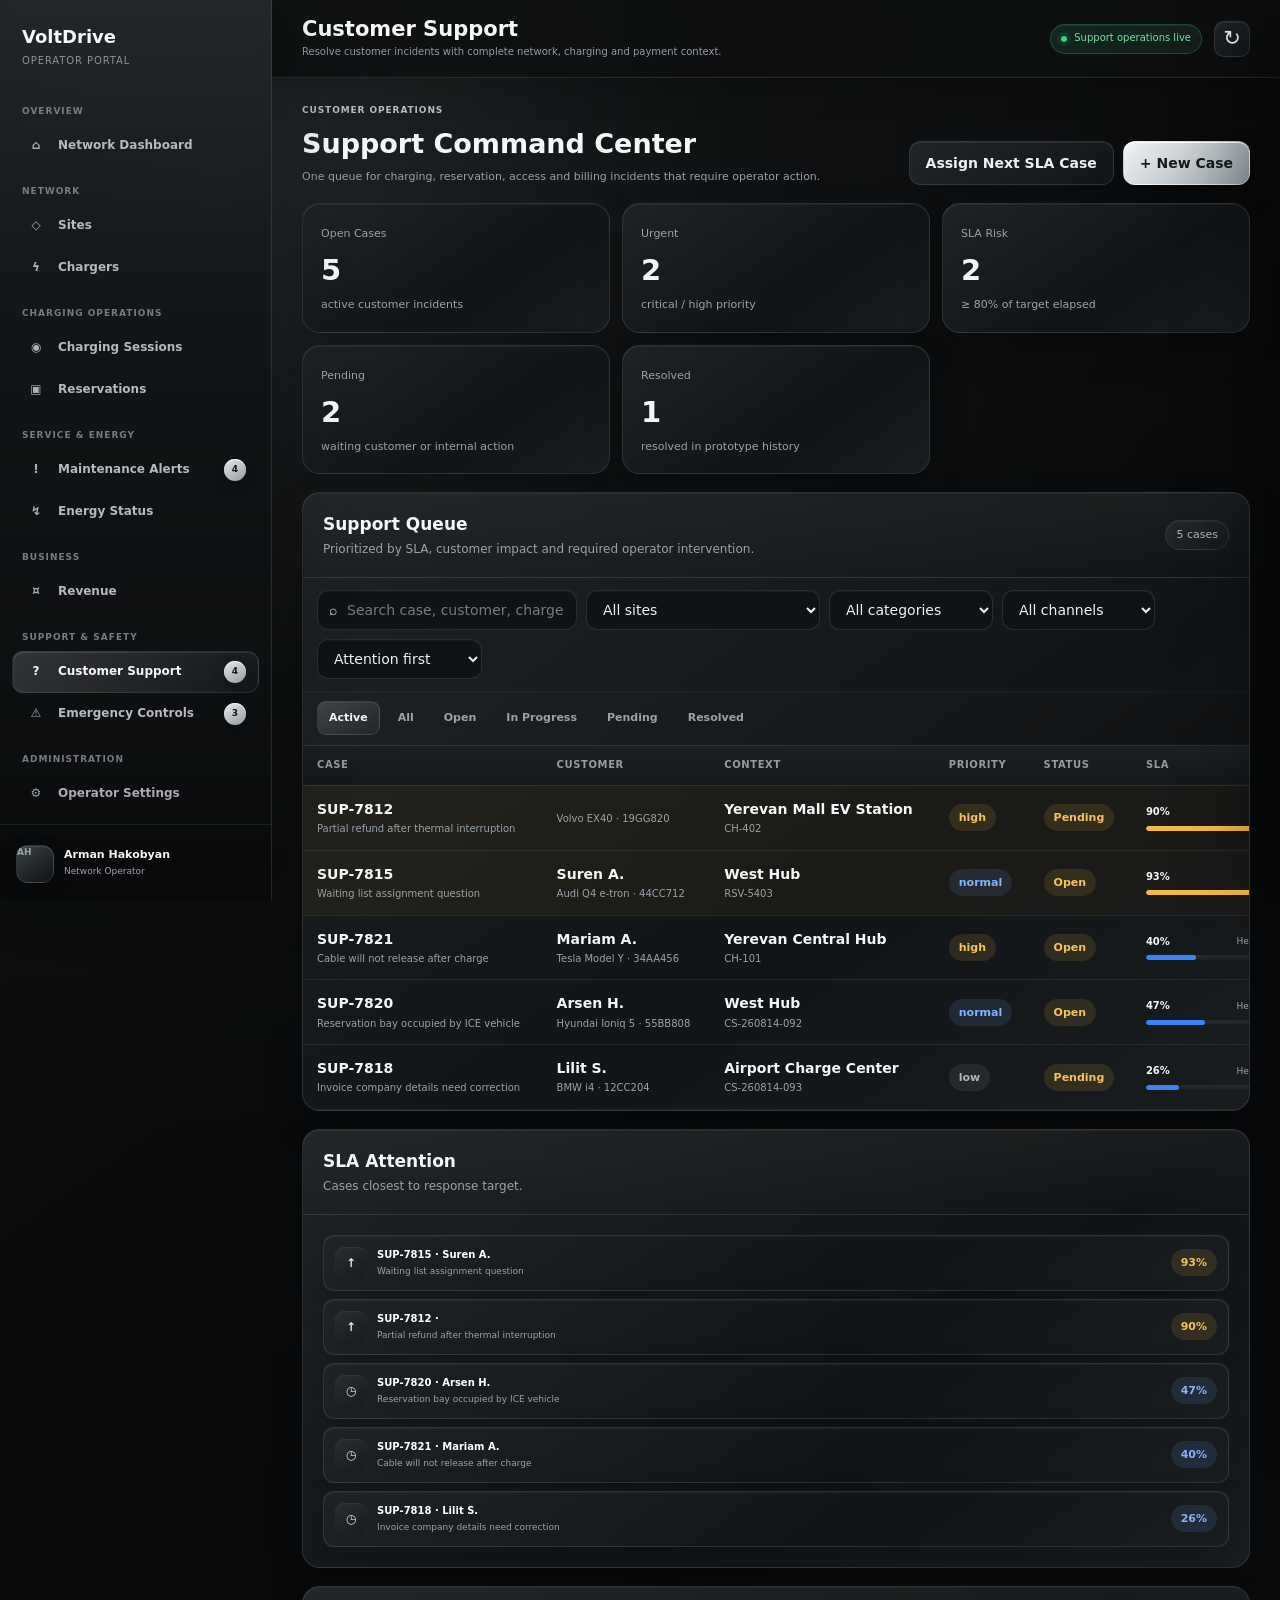
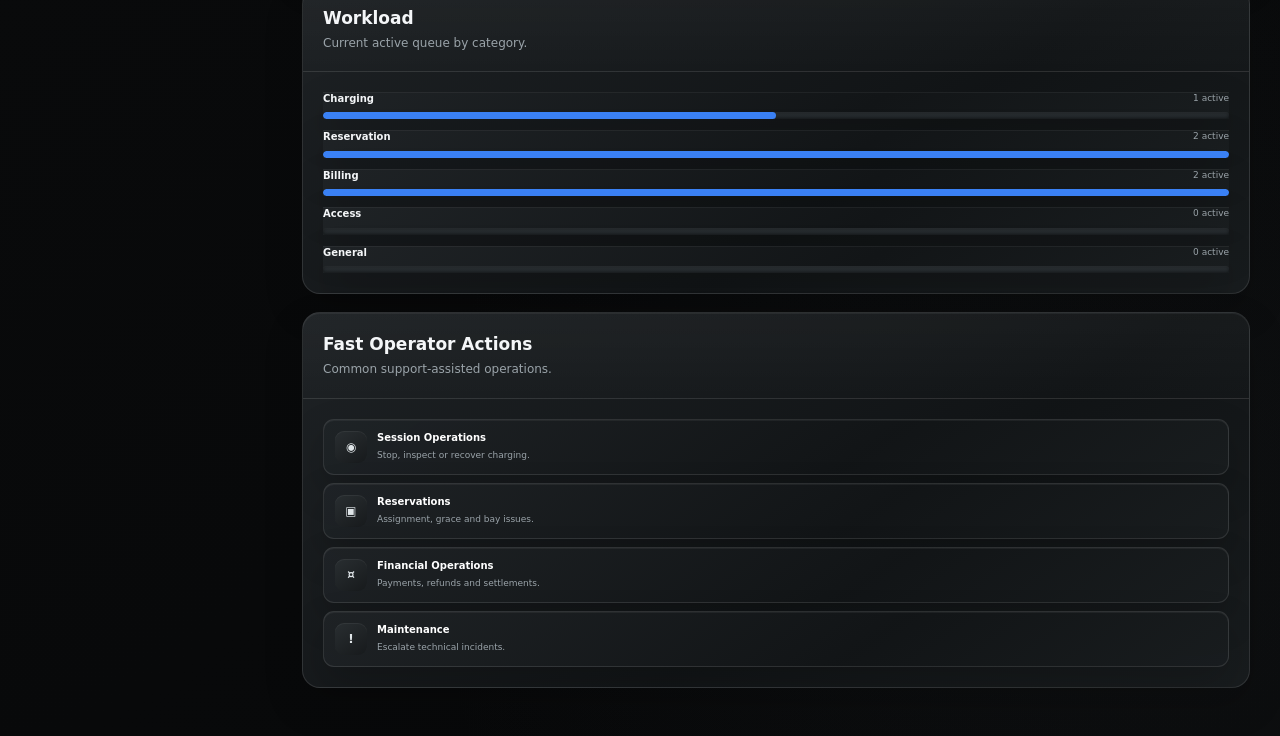
<file: support.html>
<!doctype html>
<html lang="en">
<head>
<meta charset="utf-8"><meta name="viewport" content="width=device-width,initial-scale=1">
<title>Customer Support · VoltDrive Operator</title>
<link rel="stylesheet" href="css/core/variables.css"><link rel="stylesheet" href="css/core/reset.css"><link rel="stylesheet" href="css/core/typography.css"><link rel="stylesheet" href="css/components/buttons.css"><link rel="stylesheet" href="css/components/forms.css"><link rel="stylesheet" href="css/components/operator-ui.css"><link rel="stylesheet" href="css/layout/app-layout.css"><link rel="stylesheet" href="css/layout/sidebar.css"><link rel="stylesheet" href="css/layout/header.css"><link rel="stylesheet" href="css/pages/operator.css">
<link rel="stylesheet" href="css/core/metallic-theme.css"></head>
<body class="app-page" data-nav="support">
<div class="app-shell">
<aside class="sidebar"><div class="sidebar__brand"><strong>VoltDrive</strong><span>Operator Portal</span></div><nav class="sidebar__nav">
<div class="sidebar__group"><span class="sidebar__group-title">Overview</span><a class="nav-link" data-nav="dashboard" href="dashboard.html"><span class="nav-link__icon">⌂</span><span>Network Dashboard</span></a></div>
<div class="sidebar__group"><span class="sidebar__group-title">Network</span><a class="nav-link" data-nav="sites" href="sites.html"><span class="nav-link__icon">◇</span><span>Sites</span></a><a class="nav-link" data-nav="chargers" href="chargers.html"><span class="nav-link__icon">ϟ</span><span>Chargers</span></a></div>
<div class="sidebar__group"><span class="sidebar__group-title">Charging Operations</span><a class="nav-link" data-nav="sessions" href="sessions.html"><span class="nav-link__icon">◉</span><span>Charging Sessions</span></a><a class="nav-link" data-nav="reservations" href="reservations.html"><span class="nav-link__icon">▣</span><span>Reservations</span></a></div>
<div class="sidebar__group"><span class="sidebar__group-title">Service & Energy</span><a class="nav-link" data-nav="maintenance" href="maintenance.html"><span class="nav-link__icon">!</span><span>Maintenance Alerts</span><span class="nav-link__badge">4</span></a><a class="nav-link" data-nav="energy" href="energy.html"><span class="nav-link__icon">↯</span><span>Energy Status</span></a></div>
<div class="sidebar__group"><span class="sidebar__group-title">Business</span><a class="nav-link" data-nav="revenue" href="revenue.html"><span class="nav-link__icon">¤</span><span>Revenue</span></a></div>
<div class="sidebar__group"><span class="sidebar__group-title">Support & Safety</span><a class="nav-link is-active" data-nav="support" href="support.html"><span class="nav-link__icon">?</span><span>Customer Support</span><span class="nav-link__badge">4</span></a><a class="nav-link" data-nav="emergency" href="emergency.html"><span class="nav-link__icon">⚠</span><span>Emergency Controls</span></a></div>
<div class="sidebar__group"><span class="sidebar__group-title">Administration</span><a class="nav-link" data-nav="settings" href="settings.html"><span class="nav-link__icon">⚙</span><span>Operator Settings</span></a></div>
</nav><div class="sidebar__footer"><div class="sidebar-user"><span class="sidebar-user__avatar">AH</span><div><strong data-operator-name>Arman Hakobyan</strong><span data-operator-role>Network Operator</span></div></div></div></aside>
<div class="mobile-overlay"></div>
<main class="app-main"><header class="topbar"><div class="topbar__left"><button class="icon-button menu-button" id="menu-button" aria-label="Open menu">☰</button><div class="topbar__title"><h1>Customer Support</h1><p>Resolve customer incidents with complete network, charging and payment context.</p></div></div><div class="topbar__actions"><span class="live-chip">Support operations live</span><button class="icon-button" id="refresh-button" title="Refresh">↻</button></div></header>
<div class="page-content">
<section class="support-hero"><div><span class="eyebrow">Customer operations</span><h2>Support Command Center</h2><p>One queue for charging, reservation, access and billing incidents that require operator action.</p></div><div class="dashboard-actions"><button class="button button--secondary" id="support-assign-next">Assign Next SLA Case</button><button class="button button--primary" id="support-new-case">+ New Case</button></div></section>
<section class="operator-kpi-grid support-kpi-grid"><article class="kpi-card"><span>Open Cases</span><strong id="support-kpi-open">0</strong><small>active customer incidents</small></article><article class="kpi-card kpi-card--danger"><span>Urgent</span><strong id="support-kpi-urgent">0</strong><small>critical / high priority</small></article><article class="kpi-card"><span>SLA Risk</span><strong id="support-kpi-sla">0</strong><small>≥ 80% of target elapsed</small></article><article class="kpi-card"><span>Pending</span><strong id="support-kpi-pending">0</strong><small>waiting customer or internal action</small></article><article class="kpi-card"><span>Resolved</span><strong id="support-kpi-resolved">0</strong><small>resolved in prototype history</small></article></section>

<div class="support-layout">
<div class="support-main-column">
<section class="panel"><div class="panel__header"><div><h2>Support Queue</h2><p>Prioritized by SLA, customer impact and required operator intervention.</p></div><span class="panel-chip" id="support-result-count">0 cases</span></div>
<div class="ui-toolbar"><div class="ui-toolbar__group"><label class="ui-search"><span>⌕</span><input id="support-search" placeholder="Search case, customer, charger, session…"></label><select class="ui-select" id="support-site"><option value="all">All sites</option></select><select class="ui-select" id="support-category"><option value="all">All categories</option><option value="charging">Charging</option><option value="reservation">Reservation</option><option value="billing">Billing</option><option value="access">Access</option><option value="general">General</option></select><select class="ui-select" id="support-channel"><option value="all">All channels</option><option value="phone">Phone</option><option value="chat">Chat</option><option value="email">Email</option></select><select class="ui-select" id="support-sort"><option value="attention">Attention first</option><option value="newest">Newest</option><option value="oldest">Oldest</option><option value="priority">Priority</option></select></div></div>
<div class="ui-tabs"><button class="ui-tab is-active" data-support-filter="active">Active</button><button class="ui-tab" data-support-filter="all">All</button><button class="ui-tab" data-support-filter="open">Open</button><button class="ui-tab" data-support-filter="in_progress">In Progress</button><button class="ui-tab" data-support-filter="pending">Pending</button><button class="ui-tab" data-support-filter="resolved">Resolved</button></div>
<div class="table-wrap"><table class="data-table support-table"><thead><tr><th>Case</th><th>Customer</th><th>Context</th><th>Priority</th><th>Status</th><th>SLA</th><th>Owner</th><th>Channel</th></tr></thead><tbody id="support-table-body"></tbody></table></div></section>
</div>
<aside class="support-side-column">
<section class="panel"><div class="panel__header"><div><h2>SLA Attention</h2><p>Cases closest to response target.</p></div></div><div class="panel__body"><div class="support-side-list" id="support-sla-list"></div></div></section>
<section class="panel"><div class="panel__header"><div><h2>Workload</h2><p>Current active queue by category.</p></div></div><div class="panel__body"><div class="support-workload" id="support-workload"></div></div></section>
<section class="panel"><div class="panel__header"><div><h2>Fast Operator Actions</h2><p>Common support-assisted operations.</p></div></div><div class="panel__body"><div class="support-fast-grid"><a class="support-fast-card" href="sessions.html"><span class="support-fast-icon">◉</span><div><strong>Session Operations</strong><small>Stop, inspect or recover charging.</small></div></a><a class="support-fast-card" href="reservations.html"><span class="support-fast-icon">▣</span><div><strong>Reservations</strong><small>Assignment, grace and bay issues.</small></div></a><a class="support-fast-card" href="revenue.html"><span class="support-fast-icon">¤</span><div><strong>Financial Operations</strong><small>Payments, refunds and settlements.</small></div></a><a class="support-fast-card" href="maintenance.html"><span class="support-fast-icon">!</span><div><strong>Maintenance</strong><small>Escalate technical incidents.</small></div></a></div></div></section>
</aside>
</div>
</div></main></div>

<div class="ui-drawer-backdrop" id="support-drawer-backdrop"></div><aside class="ui-drawer support-details-drawer" id="support-drawer"><div class="ui-drawer__header"><div><span class="eyebrow">Support case</span><h2 id="support-drawer-title">Case</h2><p id="support-drawer-subtitle"></p></div><button class="ui-close" id="support-drawer-close" aria-label="Close">×</button></div><div><div class="ui-tabs"><button class="ui-tab is-active" data-support-tab="overview">Overview</button><button class="ui-tab" data-support-tab="context">Customer & Context</button><button class="ui-tab" data-support-tab="conversation">Conversation</button><button class="ui-tab" data-support-tab="actions">Operator Actions</button></div><div class="ui-drawer__body" id="support-drawer-body"></div></div><div class="ui-drawer__footer" id="support-drawer-footer"></div></aside>

<dialog class="ui-dialog" id="support-new-dialog"><div class="ui-dialog__header"><div><h2>Create Support Case</h2><p>Register a customer incident and attach operational context.</p></div><button class="ui-close" id="support-new-close">×</button></div><div class="ui-dialog__body"><div class="form-grid"><label class="form-field"><span>Customer</span><input id="support-new-customer" placeholder="Customer name"></label><label class="form-field"><span>Channel</span><select id="support-new-channel"><option value="phone">Phone</option><option value="chat">Chat</option><option value="email">Email</option></select></label><label class="form-field"><span>Priority</span><select id="support-new-priority"><option value="normal">Normal</option><option value="high">High</option><option value="critical">Critical</option><option value="low">Low</option></select></label><label class="form-field"><span>Category</span><select id="support-new-category"><option value="charging">Charging</option><option value="reservation">Reservation</option><option value="billing">Billing</option><option value="access">Access</option><option value="general">General</option></select></label><label class="form-field"><span>Site</span><select id="support-new-site"><option value="">No site</option></select></label><label class="form-field"><span>Charger</span><select id="support-new-charger"><option value="">No charger</option></select></label><label class="form-field form-field--full"><span>Subject</span><input id="support-new-subject" placeholder="Short issue description"></label><label class="form-field form-field--full"><span>Customer message</span><textarea id="support-new-message" placeholder="What happened and what does the customer need?"></textarea></label></div></div><div class="ui-dialog__footer"><button class="button button--secondary" id="support-new-cancel">Cancel</button><button class="button button--primary" id="support-new-confirm">Create Case</button></div></dialog>

<dialog class="ui-dialog" id="support-message-dialog"><div class="ui-dialog__header"><div><h2 id="support-message-title">Add Update</h2><p id="support-message-subtitle"></p></div><button class="ui-close" id="support-message-close">×</button></div><div class="ui-dialog__body"><div class="form-grid"><label class="form-field"><span>Update type</span><select id="support-message-type"><option value="note">Internal note</option><option value="customer">Customer update</option></select></label><label class="form-field"><span>New case status</span><select id="support-message-status"><option value="keep">Keep current</option><option value="in_progress">In Progress</option><option value="pending">Pending</option><option value="open">Open</option></select></label><label class="form-field form-field--full"><span>Message</span><textarea id="support-message-text" placeholder="Add context, decision or customer-facing update…"></textarea></label></div></div><div class="ui-dialog__footer"><button class="button button--secondary" id="support-message-cancel">Cancel</button><button class="button button--primary" id="support-message-confirm">Save Update</button></div></dialog>

<dialog class="ui-dialog" id="support-assign-dialog"><div class="ui-dialog__header"><div><h2>Assign Support Case</h2><p id="support-assign-subtitle"></p></div><button class="ui-close" id="support-assign-close">×</button></div><div class="ui-dialog__body"><div class="form-grid"><label class="form-field"><span>Team</span><select id="support-assign-team"><option>Network Operations</option><option>Network Support</option><option>Reservations</option><option>Billing</option><option>Site Operations</option></select></label><label class="form-field"><span>Owner</span><select id="support-assign-owner"><option>Arman Hakobyan</option><option>Network Support</option><option>Billing Support</option><option>Site Operations</option></select></label></div></div><div class="ui-dialog__footer"><button class="button button--secondary" id="support-assign-cancel">Cancel</button><button class="button button--primary" id="support-assign-confirm">Assign</button></div></dialog>

<dialog class="ui-dialog" id="support-resolve-dialog"><div class="ui-dialog__header"><div><h2>Resolve Case</h2><p id="support-resolve-subtitle"></p></div><button class="ui-close" id="support-resolve-close">×</button></div><div class="ui-dialog__body"><div class="form-grid"><label class="form-field"><span>Resolution type</span><select id="support-resolve-type"><option value="Resolved remotely">Resolved remotely</option><option value="Information provided">Information provided</option><option value="Billing adjusted">Billing adjusted</option><option value="Escalated and handed over">Escalated and handed over</option><option value="Customer no longer needs assistance">Customer no longer needs assistance</option></select></label><label class="form-field form-field--full"><span>Resolution note</span><textarea id="support-resolve-note" placeholder="What was done and what was communicated to the customer?"></textarea></label></div></div><div class="ui-dialog__footer"><button class="button button--secondary" id="support-resolve-cancel">Cancel</button><button class="button button--primary" id="support-resolve-confirm">Resolve Case</button></div></dialog>

<div class="ui-toast" id="global-toast"></div><script type="module" src="js/pages/support.js"></script>
</body></html>
</file>
<file: css/core/variables.css>
:root{
 --color-bg:#101014;--color-bg-elevated:#151519;--color-card:#1b1b20;--color-surface:#25252b;
 --color-text:#f5f5f7;--color-text-muted:#a0a0a5;--color-text-soft:#74747b;
 --color-primary:#e82127;--color-primary-hover:#ff353a;--color-success:#32d583;--color-warning:#f5b942;
 --color-error:#ff453a;--color-info:#3b82f6;--color-border:rgba(255,255,255,.095);--color-border-strong:rgba(255,255,255,.16);
 --shadow-card:0 24px 80px rgba(0,0,0,.32);--radius-sm:10px;--radius-md:16px;--radius-lg:24px;--transition:180ms ease;
 --color-text-primary:var(--color-text);--color-text-secondary:var(--color-text-muted);--color-surface-card:var(--color-card);--color-surface-secondary:var(--color-surface);
}
</file>
<file: css/core/typography.css>
body{font-family:Inter,ui-sans-serif,system-ui,-apple-system,BlinkMacSystemFont,"Segoe UI",sans-serif;color:var(--color-text);font-size:14px;line-height:1.45}h1,h2,h3,p{margin-top:0}h1{font-size:28px;line-height:1.15}h2{font-size:20px}small,.muted{color:var(--color-text-muted)}
</file>
<file: css/components/buttons.css>
.button{display:inline-flex;align-items:center;justify-content:center;gap:9px;min-height:44px;padding:0 16px;border-radius:12px;font-weight:750;cursor:pointer;transition:transform var(--transition),background var(--transition),border-color var(--transition),opacity var(--transition)}.button:hover{transform:translateY(-1px)}.button--primary{background:var(--color-primary);color:white}.button--secondary{border:1px solid var(--color-border-strong);background:#202026;color:#fff}.button--danger{background:rgba(255,69,58,.14);border:1px solid rgba(255,69,58,.25);color:#ff8a84}.button[disabled]{opacity:.5;cursor:not-allowed;transform:none}
.icon-button,.ui-close{display:grid;place-items:center;width:36px;height:36px;min-width:36px;min-height:36px;padding:0;border:1px solid var(--color-border);border-radius:10px;background:#1d1d21;color:#fff;font-size:21px;line-height:1;cursor:pointer}.icon-button:hover,.ui-close:hover{background:#242429;border-color:var(--color-border-strong)}
.icon-button.menu-button{display:none}@media(max-width:820px){.icon-button.menu-button{display:grid}}
</file>
<file: css/components/forms.css>
.form-field{display:grid;gap:7px}.form-field>span{font-size:11px;color:var(--color-text-muted);font-weight:650}.form-field input,.form-field select,.form-field textarea{width:100%;min-height:42px;padding:0 12px;border:1px solid var(--color-border);border-radius:11px;background:#202026;color:#fff;outline:0;color-scheme:dark}.form-field textarea{padding:11px 12px;min-height:92px;resize:vertical}.form-grid{display:grid;grid-template-columns:1fr 1fr;gap:14px}.form-grid .form-field--full{grid-column:1/-1}@media(max-width:620px){.form-grid{grid-template-columns:1fr}.form-grid .form-field--full{grid-column:auto}}
</file>
<file: css/components/operator-ui.css>
.panel{border:1px solid var(--color-border);border-radius:18px;background:var(--color-card);overflow:hidden}.panel__header{display:flex;justify-content:space-between;gap:16px;align-items:center;padding:19px 20px;border-bottom:1px solid var(--color-border)}.panel__header h2{margin:0 0 4px;font-size:17px}.panel__header p{margin:0;color:var(--color-text-muted);font-size:12px}.panel__body{padding:20px}
.kpi-card{padding:18px;border:1px solid var(--color-border);border-radius:18px;background:var(--color-card);min-width:0}.kpi-card>span{color:var(--color-text-muted);font-size:11px}.kpi-card>strong{display:block;font-size:29px;margin:7px 0 2px}.kpi-card>small{color:var(--color-text-muted);font-size:11px}.kpi-card--danger{border-color:rgba(255,69,58,.22);background:linear-gradient(180deg,rgba(255,69,58,.08),var(--color-card))}
.ui-pill{display:inline-flex;align-items:center;justify-content:center;min-height:27px;padding:0 10px;border-radius:999px;font-size:11px;font-weight:750;line-height:1;text-align:center;white-space:nowrap}.status-online,.status-active,.status-available,.status-paid,.status-resolved{background:rgba(50,213,131,.12);color:#65dda0}.status-busy,.status-reserved,.status-monitoring{background:rgba(59,130,246,.12);color:#8ab5ff}.status-warning,.status-open,.status-pending{background:rgba(245,185,66,.12);color:#f5c964}.status-faulted,.status-offline,.status-critical,.status-failed,.status-blocked{background:rgba(255,69,58,.12);color:#ff817a}.status-maintenance{background:rgba(160,160,165,.12);color:#c3c3c8}
.priority-critical{background:rgba(255,69,58,.12);color:#ff817a}.priority-high{background:rgba(245,185,66,.12);color:#f5c964}.priority-normal{background:rgba(59,130,246,.12);color:#8ab5ff}.priority-low{background:rgba(160,160,165,.12);color:#bbbcc2}
.panel-chip{display:inline-flex;align-items:center;min-height:30px;padding:0 10px;border:1px solid var(--color-border);border-radius:999px;background:var(--color-surface);color:var(--color-text-muted);font-size:11px}.action-button{display:inline-flex;align-items:center;justify-content:center;min-height:34px;padding:0 11px;border:1px solid var(--color-border);border-radius:10px;background:#232327;color:#fff;cursor:pointer}.action-button:hover{border-color:#55555c}
.ui-toolbar{display:flex;align-items:center;justify-content:space-between;gap:12px;padding:12px 14px}.ui-toolbar__group{display:flex;gap:9px;align-items:center;flex-wrap:wrap;min-width:0}.ui-search{display:flex;align-items:center;gap:8px;min-width:260px;min-height:40px;padding:0 11px;border:1px solid var(--color-border);border-radius:11px;background:#202026}.ui-search input{width:100%;border:0;outline:0;background:transparent;color:#fff}.ui-select{min-height:40px;padding:0 34px 0 12px;border:1px solid var(--color-border);border-radius:11px;background:#202026;color:#fff;color-scheme:dark}
.table-wrap{overflow:auto}.data-table{width:100%;min-width:860px}.data-table th{padding:12px 14px;text-align:left;font-size:10px;text-transform:uppercase;letter-spacing:.06em;color:#777780;border-bottom:1px solid var(--color-border);background:#18181d}.data-table td{padding:13px 14px;border-bottom:1px solid rgba(255,255,255,.06);vertical-align:middle}.data-table tbody tr{transition:background .15s ease}.data-table tbody tr:hover{background:rgba(255,255,255,.024)}.entity-main strong,.entity-main span{display:block}.entity-main span{color:var(--color-text-muted);font-size:10px;margin-top:3px}
.ui-drawer-backdrop{position:fixed;inset:0;z-index:70;background:rgba(0,0,0,.44);opacity:0;visibility:hidden;pointer-events:none;transition:opacity .18s ease,visibility 0s linear .18s}.ui-drawer-backdrop.is-visible{opacity:1;visibility:visible;pointer-events:auto;transition:opacity .18s ease}.ui-drawer{position:fixed;z-index:80;top:0;right:0;width:min(560px,100vw);height:100vh;display:grid;grid-template-rows:auto 1fr auto;background:var(--color-bg-elevated);border-left:1px solid var(--color-border);box-shadow:-28px 0 80px rgba(0,0,0,.38);transform:translateX(102%);transition:transform .2s ease}.ui-drawer.is-open{transform:translateX(0)}.ui-drawer__header{display:flex;justify-content:space-between;gap:16px;padding:22px 24px;border-bottom:1px solid var(--color-border)}.ui-drawer__header h2{margin:4px 0 3px;font-size:21px}.ui-drawer__header p{margin:0;color:var(--color-text-muted);font-size:11px}.ui-drawer__body{padding:22px 24px;overflow:auto}.ui-drawer__footer{display:flex;gap:9px;flex-wrap:wrap;padding:16px 24px;border-top:1px solid var(--color-border);background:#19191e}.ui-drawer__footer .button{flex:1}
.ui-dialog{width:min(620px,calc(100vw - 28px));padding:0;border:1px solid var(--color-border);border-radius:18px;background:#151519;color:#fff;box-shadow:0 30px 100px rgba(0,0,0,.65)}.ui-dialog::backdrop{background:rgba(0,0,0,.68)}.ui-dialog__header{display:flex;justify-content:space-between;gap:16px;padding:20px 22px;border-bottom:1px solid var(--color-border)}.ui-dialog__header h2{margin:0 0 4px;font-size:19px}.ui-dialog__header p{margin:0;color:var(--color-text-muted);font-size:11px}.ui-dialog__body{padding:20px 22px}.ui-dialog__footer{display:flex;justify-content:flex-end;gap:9px;padding:15px 22px;border-top:1px solid var(--color-border)}
.ui-detail-section{padding:18px 0;border-bottom:1px solid var(--color-border)}.ui-detail-section:first-child{padding-top:0}.ui-detail-section h3{font-size:12px;margin:0 0 12px}.ui-detail-grid{display:grid;grid-template-columns:1fr 1fr;gap:10px}.ui-detail-grid>div{padding:11px;border:1px solid var(--color-border);border-radius:11px;background:#202026}.ui-detail-grid span:not(.ui-pill),.ui-detail-grid strong{display:block}.ui-detail-grid span:not(.ui-pill){font-size:9px;color:var(--color-text-muted);text-transform:uppercase;letter-spacing:.05em}.ui-detail-grid strong{margin-top:5px;font-size:12px}.ui-callout{display:grid;gap:4px;padding:12px 13px;border:1px solid var(--color-border);border-radius:12px;background:#202026}.ui-callout strong{font-size:11px}.ui-callout span{color:var(--color-text-muted);font-size:10px}.ui-callout--danger{border-color:rgba(255,69,58,.24);background:rgba(255,69,58,.07)}.ui-callout--warning{border-color:rgba(245,185,66,.22);background:rgba(245,185,66,.06)}
.ui-toast{position:fixed;right:22px;bottom:22px;z-index:120;max-width:380px;padding:12px 14px;border:1px solid var(--color-border);border-radius:12px;background:#232329;color:#fff;box-shadow:0 18px 60px rgba(0,0,0,.4);opacity:0;transform:translateY(12px);pointer-events:none;transition:.18s ease}.ui-toast.is-visible{opacity:1;transform:translateY(0)}
/* Shared scrollbar only on actual scroll containers */
html,.sidebar,.ui-drawer__body,.ui-dialog__body,.table-wrap{scrollbar-width:thin;scrollbar-color:#34343b transparent}html::-webkit-scrollbar,.sidebar::-webkit-scrollbar,.ui-drawer__body::-webkit-scrollbar,.ui-dialog__body::-webkit-scrollbar,.table-wrap::-webkit-scrollbar{width:9px;height:9px}html::-webkit-scrollbar-thumb,.sidebar::-webkit-scrollbar-thumb,.ui-drawer__body::-webkit-scrollbar-thumb,.ui-dialog__body::-webkit-scrollbar-thumb,.table-wrap::-webkit-scrollbar-thumb{background:#34343b;border-radius:999px;border:2px solid transparent;background-clip:padding-box}
.ui-tabs{display:flex;gap:6px;align-items:center;padding:10px 14px;border-bottom:1px solid var(--color-border);overflow:auto;scrollbar-width:thin;scrollbar-color:#34343b transparent}.ui-tab{display:inline-flex;align-items:center;justify-content:center;min-height:34px;padding:0 11px;border:1px solid transparent;border-radius:9px;background:transparent;color:var(--color-text-muted);font-size:11px;font-weight:700;white-space:nowrap;cursor:pointer}.ui-tab:hover{color:#fff;background:rgba(255,255,255,.035)}.ui-tab.is-active{color:#fff;border-color:var(--color-border);background:#25252b}
.status-attention,.status-restricted{background:rgba(245,185,66,.12);color:#f5c964}.status-closed,.status-blocked,.status-disabled{background:rgba(255,69,58,.12);color:#ff817a}.status-occupied{background:rgba(59,130,246,.12);color:#8ab5ff}.status-standard{background:rgba(160,160,165,.12);color:#c3c3c8}.status-accessible{background:rgba(50,213,131,.12);color:#65dda0}.status-fleet{background:rgba(139,92,246,.14);color:#b69cff}
.status-completed{background:rgba(50,213,131,.12);color:#65dda0}.status-interrupted,.status-stopped{background:rgba(245,185,66,.12);color:#f5c964}.status-preauthorized{background:rgba(59,130,246,.12);color:#8ab5ff}.status-cancelled{background:rgba(160,160,165,.12);color:#c3c3c8}

.status-confirmed{background:rgba(59,130,246,.12);color:#8ab5ff}.status-waiting{background:rgba(245,185,66,.12);color:#f5c964}.status-no-show,.status-no_show{background:rgba(255,69,58,.12);color:#ff817a}.status-not-arrived,.status-not_arrived{background:rgba(160,160,165,.12);color:#c3c3c8}.status-arrived{background:rgba(50,213,131,.12);color:#65dda0}.status-refunded{background:rgba(139,92,246,.14);color:#b69cff}
.ui-action-card{display:block;padding:12px 13px;margin-top:8px;border:1px solid var(--color-border);border-radius:11px;background:#202026;color:#fff;text-decoration:none;transition:border-color .15s ease,background .15s ease}.ui-action-card:hover{border-color:var(--color-border-strong);background:#24242a}.ui-action-card strong,.ui-action-card span{display:block}.ui-action-card strong{font-size:10px}.ui-action-card span{margin-top:4px;color:var(--color-text-muted);font-size:9px;line-height:1.45}
.status-unassigned{background:rgba(160,160,165,.12);color:#c3c3c8}

/* Shared alignment guard: keep status pills immune to page-level span display rules. */
.ui-pill.ui-pill{display:inline-flex!important;align-items:center!important;justify-content:center!important;line-height:1!important;text-align:center!important}
</file>
<file: css/layout/app-layout.css>
body.app-page{min-height:100vh;background:var(--color-bg);color:var(--color-text);overflow-x:hidden}.app-shell{min-height:100vh;display:grid;grid-template-columns:272px minmax(0,1fr)}.app-main{min-width:0}.page-content{width:min(100%,1500px);margin:0 auto;padding:26px 30px 48px}.mobile-overlay{position:fixed;inset:0;background:rgba(0,0,0,.58);z-index:35;opacity:0;visibility:hidden;pointer-events:none;transition:.18s ease}.mobile-overlay.is-visible{opacity:1;visibility:visible;pointer-events:auto}@media(max-width:820px){.app-shell{grid-template-columns:1fr}.page-content{padding:22px 18px 38px}}@media(max-width:560px){.page-content{padding:16px 12px 30px}}
</file>
<file: css/layout/sidebar.css>
.sidebar{position:sticky;top:0;height:100vh;z-index:40;display:flex;flex-direction:column;border-right:1px solid var(--color-border);background:#141418;overflow:auto}.sidebar__brand{padding:24px 22px 18px}.sidebar__brand strong{display:block;font-size:18px}.sidebar__brand span{display:block;margin-top:4px;color:var(--color-text-muted);font-size:10px;text-transform:uppercase;letter-spacing:.09em}.sidebar__nav{padding:0 12px 16px}.sidebar__group{margin-top:18px}.sidebar__group-title{display:block;padding:0 10px 7px;color:#66666e;font-size:9px;font-weight:800;text-transform:uppercase;letter-spacing:.11em}.nav-link{display:flex;align-items:center;gap:11px;min-height:42px;padding:0 12px;border-radius:11px;color:#b8b8bf;text-decoration:none;font-size:12px;font-weight:650}.nav-link:hover{background:#1d1d22;color:#fff}.nav-link.is-active{background:#25252b;color:#fff}.nav-link__icon{display:grid;place-items:center;width:22px;height:22px;color:#8c8c94}.nav-link__badge{margin-left:auto;display:grid;place-items:center;min-width:22px;height:22px;padding:0 6px;border-radius:999px;background:rgba(255,69,58,.14);color:#ff817a;font-size:9px}.sidebar__footer{margin-top:auto;padding:16px;border-top:1px solid var(--color-border)}.sidebar-user{display:grid;grid-template-columns:38px 1fr;gap:10px;align-items:center}.sidebar-user__avatar{display:grid;place-items:center;width:38px;height:38px;border-radius:12px;background:#2a2a30;font-size:11px;font-weight:800}.sidebar-user strong,.sidebar-user span{display:block}.sidebar-user strong{font-size:11px}.sidebar-user span{margin-top:2px;color:var(--color-text-muted);font-size:9px}
@media(max-width:820px){.sidebar{position:fixed;left:0;top:0;width:272px;transform:translateX(-102%);transition:transform .2s ease;box-shadow:20px 0 70px rgba(0,0,0,.5)}.sidebar.is-open{transform:translateX(0)}}
</file>
<file: css/layout/header.css>
.topbar{position:sticky;top:0;z-index:25;display:flex;justify-content:space-between;gap:18px;align-items:center;min-height:78px;padding:14px 30px;border-bottom:1px solid var(--color-border);background:rgba(16,16,20,.96)}.topbar__left,.topbar__actions{display:flex;align-items:center;gap:12px}.topbar__title h1{margin:0;font-size:21px}.topbar__title p{margin:4px 0 0;color:var(--color-text-muted);font-size:10px}.live-chip{display:inline-flex;align-items:center;gap:7px;min-height:30px;padding:0 10px;border:1px solid rgba(50,213,131,.18);border-radius:999px;background:rgba(50,213,131,.07);color:#69dca2;font-size:10px}.live-chip::before{content:"";width:6px;height:6px;border-radius:50%;background:#32d583;box-shadow:0 0 0 4px rgba(50,213,131,.08)}@media(max-width:820px){.topbar{padding:12px 18px}.topbar__title p{display:none}}@media(max-width:560px){.topbar{padding:10px 12px}.live-chip{display:none}}
</file>
<file: css/pages/operator.css>
.dashboard-hero{display:flex;justify-content:space-between;gap:24px;align-items:flex-end;margin-bottom:18px}.dashboard-hero h2{margin:0 0 6px;font-size:27px}.dashboard-hero p{margin:0;color:var(--color-text-muted);font-size:11px}.dashboard-actions{display:flex;gap:9px;flex-wrap:wrap}.operator-kpi-grid{display:grid;grid-template-columns:repeat(6,minmax(0,1fr));gap:12px;margin-bottom:18px}.dashboard-grid{display:grid;grid-template-columns:minmax(0,1.55fr) minmax(320px,.72fr);gap:18px;align-items:start}.dashboard-column{display:grid;gap:18px}.section-gap{margin-top:18px}.site-grid{display:grid;grid-template-columns:repeat(2,1fr);gap:12px}.site-card{padding:14px;border:1px solid var(--color-border);border-radius:14px;background:#202026;cursor:pointer}.site-card:hover{border-color:var(--color-border-strong)}.site-card__head{display:flex;justify-content:space-between;gap:12px}.site-card strong,.site-card span:not(.ui-pill),.site-card small{display:block}.site-card strong{font-size:12px}.site-card span:not(.ui-pill),.site-card small{color:var(--color-text-muted);font-size:9px}.site-card__stats{display:grid;grid-template-columns:repeat(3,1fr);gap:1px;margin-top:12px;border:1px solid var(--color-border);border-radius:10px;overflow:hidden;background:var(--color-border)}.site-card__stats>div{padding:10px;background:#1c1c21}.site-card__stats b{display:block;margin-top:4px;font-size:12px}.health-track{height:6px;margin-top:10px;border-radius:999px;background:#2c2c32;overflow:hidden}.health-track span{display:block;height:100%;border-radius:inherit;background:linear-gradient(90deg,#3b82f6,#32d583)}.attention-list{display:grid;gap:10px}.attention-item{display:grid;grid-template-columns:auto 1fr auto;gap:11px;align-items:center;padding:12px;border:1px solid var(--color-border);border-radius:12px;background:#202026;cursor:pointer}.attention-item:hover{border-color:var(--color-border-strong)}.attention-icon{display:grid;place-items:center;width:34px;height:34px;border-radius:10px;background:rgba(255,69,58,.1);color:#ff817a}.attention-item>div strong,.attention-item>div span{display:block}.attention-item>div strong{font-size:11px}.attention-item>div span{margin-top:3px;color:var(--color-text-muted);font-size:9px}.energy-row{display:grid;grid-template-columns:1fr auto;gap:8px;padding:11px 0;border-bottom:1px solid rgba(255,255,255,.06)}.energy-row:last-child{border-bottom:0}.energy-row strong,.energy-row span:not(.ui-pill){display:block}.energy-row span:not(.ui-pill){color:var(--color-text-muted);font-size:9px}.energy-row b{font-size:12px}.revenue-card{display:grid;grid-template-columns:1fr auto;gap:12px;align-items:end;padding:14px;border:1px solid var(--color-border);border-radius:13px;background:#202026}.revenue-card strong,.revenue-card span:not(.ui-pill){display:block}.revenue-card strong{margin-top:4px;font-size:24px}.revenue-card span:not(.ui-pill){color:var(--color-text-muted);font-size:9px}.support-list{display:grid;gap:8px}.support-case{padding:11px;border:1px solid var(--color-border);border-radius:11px;background:#202026}.support-case__head{display:flex;justify-content:space-between;gap:8px}.support-case strong,.support-case span:not(.ui-pill){display:block}.support-case strong{font-size:10px}.support-case span:not(.ui-pill){margin-top:4px;color:var(--color-text-muted);font-size:9px}.network-summary{display:grid;grid-template-columns:repeat(4,1fr);gap:1px;border:1px solid var(--color-border);border-radius:13px;overflow:hidden;background:var(--color-border)}.network-summary>div{padding:13px;background:#202026}.network-summary span,.network-summary strong{display:block}.network-summary span{color:var(--color-text-muted);font-size:9px}.network-summary strong{margin-top:5px;font-size:15px}.placeholder-page{display:grid;gap:18px}.placeholder-hero{padding:24px;border:1px solid var(--color-border);border-radius:20px;background:var(--color-card)}.placeholder-hero .eyebrow{display:block;margin-bottom:8px;color:#8ab5ff;font-size:9px;font-weight:800;text-transform:uppercase;letter-spacing:.1em}.module-grid{display:grid;grid-template-columns:repeat(3,1fr);gap:12px}.module-card{padding:16px;border:1px solid var(--color-border);border-radius:14px;background:#1b1b20}.module-card strong,.module-card span{display:block}.module-card span{margin-top:6px;color:var(--color-text-muted);font-size:10px}.session-danger{color:#ff817a}.value-right{text-align:right}.quick-action-grid{display:grid;grid-template-columns:repeat(2,1fr);gap:10px}.quick-action{display:grid;gap:5px;justify-items:start;padding:13px;border:1px solid var(--color-border);border-radius:12px;background:#202026;color:#fff;cursor:pointer;text-align:left}.quick-action:hover{border-color:var(--color-border-strong)}.quick-action strong{font-size:11px}.quick-action span{color:var(--color-text-muted);font-size:9px}.metric-inline{display:flex;align-items:center;gap:8px;flex-wrap:wrap}.metric-inline strong{font-size:12px}.metric-inline span{color:var(--color-text-muted);font-size:9px}
@media(max-width:1280px){.operator-kpi-grid{grid-template-columns:repeat(3,1fr)}.dashboard-grid{grid-template-columns:1fr}.site-grid{grid-template-columns:repeat(2,1fr)}}@media(max-width:760px){.dashboard-hero{align-items:flex-start;flex-direction:column}.operator-kpi-grid{grid-template-columns:repeat(2,1fr)}.site-grid,.module-grid{grid-template-columns:1fr}.quick-action-grid{grid-template-columns:1fr}}@media(max-width:480px){.operator-kpi-grid{grid-template-columns:1fr}}

/* Sites */
.sites-hero{display:flex;justify-content:space-between;gap:24px;align-items:flex-end;margin-bottom:18px}.sites-hero .eyebrow,.ui-drawer__header .eyebrow{display:block;margin-bottom:7px;color:#8ab5ff;font-size:9px;font-weight:800;text-transform:uppercase;letter-spacing:.1em}.sites-hero h2{margin:0 0 6px;font-size:27px}.sites-hero p{margin:0;color:var(--color-text-muted);font-size:11px;max-width:720px}.sites-kpi-grid{grid-template-columns:repeat(5,minmax(0,1fr))}.sites-layout{display:grid;grid-template-columns:minmax(0,1.55fr) minmax(320px,.58fr);gap:18px;align-items:start}.sites-main-column,.sites-side-column{display:grid;gap:18px}.site-inventory-grid{display:grid;grid-template-columns:repeat(2,minmax(0,1fr));gap:14px}.site-ops-card{display:grid;gap:14px;padding:17px;border:1px solid var(--color-border);border-radius:17px;background:var(--color-card);cursor:pointer;transition:border-color .16s ease,transform .16s ease}.site-ops-card:hover{border-color:var(--color-border-strong);transform:translateY(-1px)}.site-ops-card--critical{border-color:rgba(255,69,58,.2)}.site-ops-card__head{display:flex;justify-content:space-between;gap:14px;align-items:flex-start}.site-ops-card__head>div{min-width:0}.site-ops-card__head h3{margin:0;font-size:15px}.site-ops-card__head p{margin:5px 0 0;color:var(--color-text-muted);font-size:10px;white-space:nowrap;overflow:hidden;text-overflow:ellipsis}.site-ops-card__metrics{display:grid;grid-template-columns:repeat(4,1fr);gap:1px;border:1px solid var(--color-border);border-radius:11px;overflow:hidden;background:var(--color-border)}.site-ops-card__metrics>div{padding:10px;background:#202026;min-width:0}.site-ops-card__metrics span,.site-ops-card__metrics strong{display:block}.site-ops-card__metrics span{color:var(--color-text-muted);font-size:9px}.site-ops-card__metrics strong{margin-top:4px;font-size:12px;white-space:nowrap}.site-load-summary{display:grid;gap:7px}.site-load-summary__head{display:flex;justify-content:space-between;gap:12px;font-size:10px}.site-load-summary__head span{color:var(--color-text-muted)}.site-load-track{height:7px;border-radius:999px;background:#2c2c32;overflow:hidden}.site-load-track>span{display:block;height:100%;border-radius:inherit;background:linear-gradient(90deg,#3b82f6,#32d583)}.site-load-track.is-warning>span{background:linear-gradient(90deg,#f5b942,#ff7a5c)}.site-ops-card__foot{display:flex;justify-content:space-between;gap:12px;align-items:center;color:var(--color-text-muted);font-size:9px}.site-ops-card__foot>div{display:flex;gap:7px;align-items:center;flex-wrap:wrap}.site-attention-list{display:grid;gap:9px}.site-attention-entry{display:grid;grid-template-columns:auto 1fr auto;gap:10px;align-items:center;padding:11px;border:1px solid var(--color-border);border-radius:11px;background:#202026;cursor:pointer}.site-attention-entry:hover{border-color:var(--color-border-strong)}.site-attention-entry__icon{display:grid;place-items:center;width:32px;height:32px;border-radius:9px;background:rgba(255,69,58,.09);color:#ff817a;font-weight:800}.site-attention-entry>div strong,.site-attention-entry>div span{display:block}.site-attention-entry>div strong{font-size:10px}.site-attention-entry>div span{margin-top:3px;color:var(--color-text-muted);font-size:9px}.parking-pressure-row{display:grid;grid-template-columns:1fr auto;gap:12px;align-items:center;padding:11px 0;border-bottom:1px solid rgba(255,255,255,.06)}.parking-pressure-row:last-child{border-bottom:0}.parking-pressure-row strong,.parking-pressure-row span{display:block}.parking-pressure-row strong{font-size:10px}.parking-pressure-row span{margin-top:3px;color:var(--color-text-muted);font-size:9px}.parking-pressure-meter{width:76px;height:7px;border-radius:999px;background:#2c2c32;overflow:hidden}.parking-pressure-meter>span{display:block;height:100%;margin:0;border-radius:inherit;background:#3b82f6}.parking-pressure-meter.is-warning>span{background:#f5b942}.parking-pressure-meter.is-danger>span{background:#ff453a}.site-details-drawer{width:min(680px,100vw)}.site-drawer-tabs{background:#17171c}.site-overview-banner{display:grid;grid-template-columns:1fr auto;gap:14px;align-items:center;padding:14px;border:1px solid var(--color-border);border-radius:13px;background:#202026}.site-overview-banner strong,.site-overview-banner span:not(.ui-pill){display:block}.site-overview-banner strong{font-size:13px}.site-overview-banner span:not(.ui-pill){margin-top:4px;color:var(--color-text-muted);font-size:9px}.site-capacity-card{display:grid;gap:9px;padding:13px;border:1px solid var(--color-border);border-radius:12px;background:#202026}.site-capacity-card__head{display:flex;justify-content:space-between;gap:10px;align-items:center}.site-capacity-card__head strong{font-size:11px}.site-capacity-card__head span{color:var(--color-text-muted);font-size:9px}.charger-mini-list,.incident-stack{display:grid;gap:8px}.charger-mini-row{display:grid;grid-template-columns:1fr auto;gap:12px;align-items:center;padding:11px;border:1px solid var(--color-border);border-radius:11px;background:#202026;cursor:pointer}.charger-mini-row:hover{border-color:var(--color-border-strong)}.charger-mini-row strong,.charger-mini-row span:not(.ui-pill){display:block}.charger-mini-row strong{font-size:10px}.charger-mini-row span:not(.ui-pill){margin-top:3px;color:var(--color-text-muted);font-size:9px}.bay-summary{display:grid;grid-template-columns:repeat(4,1fr);gap:8px;margin-bottom:12px}.bay-summary>div{padding:11px;border:1px solid var(--color-border);border-radius:11px;background:#202026}.bay-summary span,.bay-summary strong{display:block}.bay-summary span{color:var(--color-text-muted);font-size:9px}.bay-summary strong{margin-top:4px;font-size:14px}.bay-grid{display:grid;grid-template-columns:repeat(4,minmax(0,1fr));gap:8px}.bay-card{display:grid;gap:5px;min-height:82px;padding:10px;border:1px solid var(--color-border);border-radius:11px;background:#202026;cursor:pointer;text-align:left;color:#fff}.bay-card:hover{border-color:var(--color-border-strong)}.bay-card__head{display:flex;justify-content:space-between;gap:7px;align-items:center}.bay-card__head strong{font-size:10px}.bay-card small{color:var(--color-text-muted);font-size:8px;line-height:1.35}.incident-card{display:grid;grid-template-columns:1fr auto;gap:12px;align-items:start;padding:12px;border:1px solid var(--color-border);border-radius:11px;background:#202026}.incident-card strong,.incident-card span:not(.ui-pill){display:block}.incident-card strong{font-size:10px}.incident-card span:not(.ui-pill){margin-top:4px;color:var(--color-text-muted);font-size:9px;line-height:1.45}.site-controls-grid{display:grid;grid-template-columns:repeat(2,1fr);gap:10px}.site-control-card{display:grid;gap:7px;justify-items:start;padding:13px;border:1px solid var(--color-border);border-radius:12px;background:#202026}.site-control-card strong{font-size:11px}.site-control-card span{color:var(--color-text-muted);font-size:9px;line-height:1.45}.site-control-card .button{width:100%;margin-top:2px}.facility-list{display:flex;gap:7px;flex-wrap:wrap}.facility-chip{display:inline-flex;align-items:center;min-height:28px;padding:0 9px;border:1px solid var(--color-border);border-radius:999px;background:#202026;color:var(--color-text-muted);font-size:9px}.site-empty{padding:24px;border:1px dashed var(--color-border);border-radius:14px;color:var(--color-text-muted);font-size:11px;text-align:center}
@media(max-width:1280px){.sites-kpi-grid{grid-template-columns:repeat(3,1fr)}.sites-layout{grid-template-columns:1fr}.site-inventory-grid{grid-template-columns:repeat(2,1fr)}}
@media(max-width:820px){.sites-hero{align-items:flex-start;flex-direction:column}.site-inventory-grid{grid-template-columns:1fr}.bay-grid{grid-template-columns:repeat(3,1fr)}}
@media(max-width:620px){.sites-kpi-grid{grid-template-columns:repeat(2,1fr)}.site-ops-card__metrics{grid-template-columns:repeat(2,1fr)}.bay-summary{grid-template-columns:repeat(2,1fr)}.bay-grid,.site-controls-grid{grid-template-columns:repeat(2,1fr)}}
@media(max-width:440px){.sites-kpi-grid,.bay-grid,.site-controls-grid{grid-template-columns:1fr}}

/* Chargers */
.chargers-hero{display:flex;justify-content:space-between;gap:24px;align-items:flex-end;margin-bottom:18px}.chargers-hero .eyebrow{display:block;margin-bottom:7px;color:#8ab5ff;font-size:9px;font-weight:800;text-transform:uppercase;letter-spacing:.1em}.chargers-hero h2{margin:0 0 6px;font-size:27px}.chargers-hero p{margin:0;color:var(--color-text-muted);font-size:11px;max-width:760px}.chargers-kpi-grid{grid-template-columns:repeat(5,minmax(0,1fr))}.chargers-layout{display:grid;grid-template-columns:minmax(0,1.7fr) minmax(320px,.55fr);gap:18px;align-items:start}.chargers-main-column,.chargers-side-column{display:grid;gap:18px}.charger-table{min-width:1200px}.charger-muted{color:var(--color-text-muted);font-size:10px}.charger-health-cell{display:grid;grid-template-columns:auto 74px;align-items:center;gap:8px}.charger-health-cell strong{font-size:11px}.charger-health-meter{display:block;height:6px;border-radius:999px;background:#2c2c32;overflow:hidden}.charger-health-meter i{display:block;height:100%;border-radius:inherit;background:linear-gradient(90deg,#3b82f6,#32d583)}.charger-attention-list,.command-mini-list{display:grid;gap:8px}.charger-attention-entry{display:grid;grid-template-columns:auto 1fr auto;gap:10px;align-items:center;width:100%;padding:11px;border:1px solid var(--color-border);border-radius:11px;background:#202026;color:#fff;text-align:left;cursor:pointer}.charger-attention-entry:hover{border-color:var(--color-border-strong)}.charger-attention-entry__icon{display:grid;place-items:center;width:32px;height:32px;border-radius:9px;background:rgba(255,69,58,.09);color:#ff817a;font-weight:800}.charger-attention-entry>div strong,.charger-attention-entry>div span{display:block}.charger-attention-entry>div strong{font-size:10px}.charger-attention-entry>div span{margin-top:3px;color:var(--color-text-muted);font-size:9px}.command-mini-row{display:grid;grid-template-columns:auto 1fr auto;gap:10px;align-items:center;padding:10px 0;border-bottom:1px solid rgba(255,255,255,.06)}.command-mini-row:last-child{border-bottom:0}.command-mini-icon{display:grid;place-items:center;width:30px;height:30px;border-radius:9px;background:rgba(59,130,246,.09);color:#8ab5ff}.command-mini-row strong,.command-mini-row span:not(.ui-pill):not(.command-mini-icon){display:block}.command-mini-row strong{font-size:10px}.command-mini-row span:not(.ui-pill):not(.command-mini-icon){margin-top:3px;color:var(--color-text-muted);font-size:9px}.charger-details-drawer{width:min(720px,100vw)}.charger-overview-banner{display:grid;grid-template-columns:1fr auto;gap:14px;align-items:center;padding:14px;border:1px solid var(--color-border);border-radius:13px;background:#202026}.charger-overview-banner strong,.charger-overview-banner span:not(.ui-pill){display:block}.charger-overview-banner strong{font-size:13px}.charger-overview-banner span:not(.ui-pill){margin-top:4px;color:var(--color-text-muted);font-size:9px}.charger-session-card{display:grid;grid-template-columns:1fr auto;gap:14px;align-items:center;width:100%;padding:13px;border:1px solid var(--color-border);border-radius:12px;background:#202026;color:#fff;text-align:left;cursor:pointer}.charger-session-card:hover{border-color:var(--color-border-strong)}.charger-session-card>div:last-child{text-align:right}.charger-session-card strong,.charger-session-card span:not(.ui-pill){display:block}.charger-session-card strong{font-size:10px}.charger-session-card span:not(.ui-pill){margin-top:4px;color:var(--color-text-muted);font-size:9px}.connector-ops-list,.charger-activity-stack{display:grid;gap:9px}.connector-ops-card{display:grid;gap:12px;padding:13px;border:1px solid var(--color-border);border-radius:13px;background:#202026}.connector-ops-card__head{display:flex;justify-content:space-between;gap:12px;align-items:flex-start}.connector-ops-card__head strong,.connector-ops-card__head span:not(.ui-pill){display:block}.connector-ops-card__head strong{font-size:11px}.connector-ops-card__head span:not(.ui-pill){margin-top:4px;color:var(--color-text-muted);font-size:9px}.connector-ops-card__actions{display:flex;gap:8px;flex-wrap:wrap}.connector-ops-card__actions .action-button[disabled]{opacity:.45;cursor:not-allowed}.charger-activity-row{display:grid;grid-template-columns:1fr auto;gap:12px;align-items:center;width:100%;padding:11px;border:1px solid var(--color-border);border-radius:11px;background:#202026;color:#fff;text-align:left}.charger-activity-row[type="button"]{cursor:pointer}.charger-activity-row[type="button"]:hover{border-color:var(--color-border-strong)}.charger-activity-row strong,.charger-activity-row span:not(.ui-pill){display:block}.charger-activity-row strong{font-size:10px}.charger-activity-row span:not(.ui-pill){margin-top:4px;color:var(--color-text-muted);font-size:9px;line-height:1.4}.charger-control-grid{display:grid;grid-template-columns:repeat(2,1fr);gap:10px}.charger-stop-button{width:100%;margin-top:10px}
@media(max-width:1280px){.chargers-kpi-grid{grid-template-columns:repeat(3,1fr)}.chargers-layout{grid-template-columns:1fr}}@media(max-width:820px){.chargers-hero{align-items:flex-start;flex-direction:column}.charger-control-grid{grid-template-columns:1fr}}@media(max-width:620px){.chargers-kpi-grid{grid-template-columns:repeat(2,1fr)}.charger-session-card{grid-template-columns:1fr}.charger-session-card>div:last-child{text-align:left}}@media(max-width:440px){.chargers-kpi-grid{grid-template-columns:1fr}}

/* Charging Sessions */
.sessions-hero{display:flex;justify-content:space-between;gap:24px;align-items:flex-end;margin-bottom:18px}.sessions-hero .eyebrow{display:block;margin-bottom:7px;color:#8ab5ff;font-size:9px;font-weight:800;text-transform:uppercase;letter-spacing:.1em}.sessions-hero h2{margin:0 0 6px;font-size:27px}.sessions-hero p{margin:0;color:var(--color-text-muted);font-size:11px;max-width:820px}.sessions-kpi-grid{grid-template-columns:repeat(6,minmax(0,1fr))}.sessions-layout{display:grid;grid-template-columns:minmax(0,1.72fr) minmax(320px,.56fr);gap:18px;align-items:start}.sessions-main-column,.sessions-side-column{display:grid;gap:18px}.session-table{min-width:1260px}.session-table tr{cursor:pointer}.session-row--attention{background:rgba(255,69,58,.018)}.session-row--attention:hover{background:rgba(255,69,58,.045)!important}.session-soc-cell{display:grid;gap:6px;min-width:100px}.session-soc-cell>div{display:flex;gap:5px;align-items:baseline}.session-soc-cell strong{font-size:11px}.session-soc-cell span:not(.session-soc-track){color:var(--color-text-muted);font-size:9px}.session-soc-track{display:block;width:88px;height:5px;border-radius:999px;background:#2c2c32;overflow:hidden}.session-soc-track i{display:block;height:100%;border-radius:inherit;background:linear-gradient(90deg,#3b82f6,#32d583)}.session-side-list{display:grid;gap:8px}.session-side-row{display:grid;grid-template-columns:auto 1fr auto;gap:10px;align-items:center;width:100%;padding:11px;border:1px solid var(--color-border);border-radius:11px;background:#202026;color:#fff;text-align:left;cursor:pointer}.session-side-row:hover{border-color:var(--color-border-strong)}.session-side-row strong,.session-side-row span:not(.ui-pill):not(.session-side-icon){display:block}.session-side-row strong{font-size:10px}.session-side-row span:not(.ui-pill):not(.session-side-icon){margin-top:3px;color:var(--color-text-muted);font-size:9px;line-height:1.35}.session-side-icon{display:grid;place-items:center;width:31px;height:31px;border-radius:9px;background:rgba(255,69,58,.09);color:#ff817a;font-weight:800}.session-side-icon--payment{background:rgba(245,185,66,.09);color:#f5c964}.session-event-mini-list{display:grid;gap:0}.session-event-mini{display:grid;grid-template-columns:auto 1fr;gap:10px;width:100%;padding:10px 0;border-bottom:1px solid rgba(255,255,255,.06);background:transparent;color:#fff;text-align:left;cursor:pointer}.session-event-mini:last-child{border-bottom:0}.session-event-mini:hover strong{color:#8ab5ff}.session-event-mini strong,.session-event-mini span:not(.session-event-dot){display:block}.session-event-mini strong{font-size:10px}.session-event-mini span:not(.session-event-dot){margin-top:3px;color:var(--color-text-muted);font-size:9px;line-height:1.35}.session-event-dot{width:8px;height:8px;margin-top:3px;border-radius:50%;background:#8b8b94}.session-event-dot--fault,.session-event-dot--error{background:#ff453a}.session-event-dot--warning{background:#f5b942}.session-event-dot--payment,.session-event-dot--authorization{background:#3b82f6}.session-event-dot--charging,.session-event-dot--telemetry,.session-event-dot--operator{background:#32d583}.session-details-drawer{width:min(760px,100vw)}.session-overview-banner{display:grid;grid-template-columns:1fr auto;gap:14px;align-items:center;padding:15px;border:1px solid var(--color-border);border-radius:14px;background:#202026}.session-overview-banner h3{margin:9px 0 4px;font-size:14px}.session-overview-banner p{margin:0;color:var(--color-text-muted);font-size:10px}.session-overview-value{text-align:right}.session-overview-value strong,.session-overview-value span{display:block}.session-overview-value strong{font-size:30px}.session-overview-value span{margin-top:2px;color:var(--color-text-muted);font-size:9px}.session-inline-actions{margin-top:12px}.session-charge-hero{display:grid;grid-template-columns:repeat(3,1fr);gap:9px}.session-charge-hero>div{padding:13px;border:1px solid var(--color-border);border-radius:12px;background:#202026}.session-charge-hero span,.session-charge-hero strong,.session-charge-hero small{display:block}.session-charge-hero span{color:var(--color-text-muted);font-size:9px;text-transform:uppercase;letter-spacing:.05em}.session-charge-hero strong{margin-top:5px;font-size:20px}.session-charge-hero small{margin-top:3px;color:var(--color-text-muted);font-size:9px}.session-charge-progress{height:7px;margin-top:10px;border-radius:999px;background:#2c2c32;overflow:hidden}.session-charge-progress>span{display:block;height:100%;border-radius:inherit;background:linear-gradient(90deg,#3b82f6,#32d583)}.session-chart{padding:10px;border:1px solid var(--color-border);border-radius:13px;background:#1d1d22;overflow:hidden}.session-chart svg{display:block;width:100%;height:auto}.session-chart-axis{stroke:#45454d;stroke-width:1}.session-chart-line{fill:none;stroke:#3b82f6;stroke-width:3;stroke-linecap:round;stroke-linejoin:round}.session-chart-point{fill:#32d583;stroke:#101014;stroke-width:2}.session-chart-label{fill:#777780;font-size:9px;font-family:inherit}.session-payment-card{display:grid;grid-template-columns:repeat(2,1fr);gap:8px;margin-bottom:10px}.session-payment-card>div{padding:12px;border:1px solid var(--color-border);border-radius:11px;background:#202026}.session-payment-card span:not(.ui-pill),.session-payment-card strong{display:block}.session-payment-card span:not(.ui-pill){color:var(--color-text-muted);font-size:9px;text-transform:uppercase;letter-spacing:.04em}.session-payment-card strong{margin-top:5px;font-size:11px}.session-timeline{display:grid;gap:0}.session-timeline-row{display:grid;grid-template-columns:auto 1fr;gap:11px;position:relative;padding:0 0 17px}.session-timeline-row:not(:last-child)::before{content:"";position:absolute;left:5px;top:12px;bottom:0;width:1px;background:var(--color-border)}.session-timeline-dot{position:relative;z-index:1;width:11px;height:11px;margin-top:3px;border-radius:50%;background:#32d583;border:2px solid #1b1b20}.session-timeline-dot--danger{background:#ff453a}.session-timeline-dot--warning{background:#f5b942}.session-timeline-dot--info{background:#3b82f6}.session-timeline-head{display:flex;justify-content:space-between;gap:12px}.session-timeline-head strong{font-size:10px}.session-timeline-head span{color:var(--color-text-muted);font-size:9px}.session-timeline-row p{margin:4px 0 0;color:var(--color-text-muted);font-size:9px;line-height:1.45}
@media(max-width:1320px){.sessions-kpi-grid{grid-template-columns:repeat(3,1fr)}.sessions-layout{grid-template-columns:1fr}}@media(max-width:820px){.sessions-hero{align-items:flex-start;flex-direction:column}.session-charge-hero{grid-template-columns:1fr}.session-payment-card{grid-template-columns:1fr}}@media(max-width:620px){.sessions-kpi-grid{grid-template-columns:repeat(2,1fr)}.session-overview-banner{grid-template-columns:1fr}.session-overview-value{text-align:left}}@media(max-width:440px){.sessions-kpi-grid{grid-template-columns:1fr}}

/* Shared alignment guards: status pills and square operational icons must never inherit text display rules. */
.ui-pill.ui-pill{display:inline-flex!important;align-items:center!important;justify-content:center!important;line-height:1!important;text-align:center!important;margin-top:0!important}
.attention-icon,.site-attention-entry__icon,.charger-attention-entry__icon,.command-mini-icon,.session-side-icon{display:grid!important;place-items:center!important;line-height:1!important;text-align:center!important;margin:0!important}

/* Reservations */
.reservations-hero{display:flex;justify-content:space-between;gap:24px;align-items:flex-end;margin-bottom:18px}.reservations-hero .eyebrow{display:block;margin-bottom:7px;color:#8ab5ff;font-size:9px;font-weight:800;text-transform:uppercase;letter-spacing:.1em}.reservations-hero h2{margin:0 0 6px;font-size:27px}.reservations-hero p{margin:0;color:var(--color-text-muted);font-size:11px;max-width:850px}.reservations-kpi-grid{grid-template-columns:repeat(6,minmax(0,1fr))}.reservations-layout{display:grid;grid-template-columns:minmax(0,1.72fr) minmax(320px,.56fr);gap:18px;align-items:start}.reservations-main-column,.reservations-side-column{display:grid;gap:18px}.reservation-table{min-width:1240px}.reservation-table tr{cursor:pointer}.reservation-row--conflict{background:rgba(255,69,58,.018)}.reservation-row--conflict:hover{background:rgba(255,69,58,.045)!important}.reservation-side-list{display:grid;gap:8px}.reservation-side-row{display:grid;grid-template-columns:auto 1fr auto;gap:10px;align-items:center;width:100%;padding:11px;border:1px solid var(--color-border);border-radius:11px;background:#202026;color:#fff;text-align:left;cursor:pointer}.reservation-side-row:hover{border-color:var(--color-border-strong)}.reservation-side-row>div strong,.reservation-side-row>div span{display:block}.reservation-side-row>div strong{font-size:10px}.reservation-side-row>div span{margin-top:3px;color:var(--color-text-muted);font-size:9px;line-height:1.35}.reservation-side-icon{display:grid!important;place-items:center!important;width:31px;height:31px;min-width:31px;min-height:31px;border-radius:9px;background:rgba(59,130,246,.1);color:#8ab5ff;font-size:12px;font-weight:800;line-height:1!important;text-align:center!important;margin:0!important}.reservation-side-icon--waiting{background:rgba(245,185,66,.09);color:#f5c964}.reservation-side-icon--warning{background:rgba(245,185,66,.09);color:#f5c964}.reservation-side-icon--danger{background:rgba(255,69,58,.09);color:#ff817a}.reservation-empty{padding:20px;color:var(--color-text-muted);font-size:10px;text-align:center}.reservation-details-drawer{width:min(720px,100vw)}.reservation-summary-banner{display:grid;grid-template-columns:1fr auto;gap:14px;align-items:center;padding:15px;border:1px solid var(--color-border);border-radius:14px;background:#202026;margin-bottom:12px}.reservation-summary-banner h3{margin:9px 0 4px;font-size:14px}.reservation-summary-banner p{margin:0;color:var(--color-text-muted);font-size:10px}.reservation-summary-value{text-align:right}.reservation-summary-value strong,.reservation-summary-value span{display:block}.reservation-summary-value strong{font-size:30px}.reservation-summary-value span{margin-top:2px;color:var(--color-text-muted);font-size:9px}.reservation-assignment-grid{display:grid;gap:9px}.reservation-assignment-card{display:grid;grid-template-columns:auto 1fr auto;gap:11px;align-items:center;padding:13px;border:1px solid var(--color-border);border-radius:12px;background:#202026}.reservation-assignment-card>div strong,.reservation-assignment-card>div span{display:block}.reservation-assignment-card>div strong{font-size:10px}.reservation-assignment-card>div span{margin-top:3px;color:var(--color-text-muted);font-size:9px}.reservation-assignment__icon{display:grid!important;place-items:center!important;width:34px;height:34px;min-width:34px;min-height:34px;border-radius:10px;background:rgba(59,130,246,.1);color:#8ab5ff;font-size:14px;font-weight:800;line-height:1!important;text-align:center!important;margin:0!important}.reservation-timeline{display:grid;gap:0}.reservation-timeline-row{display:grid;grid-template-columns:auto 1fr;gap:11px;position:relative;padding:0 0 17px}.reservation-timeline-row:not(:last-child)::before{content:"";position:absolute;left:5px;top:12px;bottom:0;width:1px;background:var(--color-border)}.reservation-timeline-dot{position:relative;z-index:1;width:11px;height:11px;margin-top:3px;border-radius:50%;background:#3b82f6;border:2px solid #1b1b20}.reservation-timeline-dot--arrival,.reservation-timeline-dot--completed{background:#32d583}.reservation-timeline-dot--cancelled,.reservation-timeline-dot--no_show{background:#ff453a}.reservation-timeline-dot--waiting,.reservation-timeline-dot--grace{background:#f5b942}.reservation-timeline-head{display:flex;justify-content:space-between;gap:12px}.reservation-timeline-head strong{font-size:10px}.reservation-timeline-head span{color:var(--color-text-muted);font-size:9px}.reservation-timeline-row p{margin:4px 0 0;color:var(--color-text-muted);font-size:9px;line-height:1.45}
@media(max-width:1320px){.reservations-kpi-grid{grid-template-columns:repeat(3,1fr)}.reservations-layout{grid-template-columns:1fr}}@media(max-width:820px){.reservations-hero{align-items:flex-start;flex-direction:column}}@media(max-width:620px){.reservations-kpi-grid{grid-template-columns:repeat(2,1fr)}.reservation-summary-banner{grid-template-columns:1fr}.reservation-summary-value{text-align:left}.reservation-assignment-card{grid-template-columns:auto 1fr}.reservation-assignment-card>.ui-pill{grid-column:2}}@media(max-width:440px){.reservations-kpi-grid{grid-template-columns:1fr}}

/* Maintenance Alerts */
.maintenance-hero{display:flex;justify-content:space-between;gap:24px;align-items:flex-end;margin-bottom:18px}.maintenance-hero .eyebrow{display:block;margin-bottom:7px;color:#8ab5ff;font-size:9px;font-weight:800;text-transform:uppercase;letter-spacing:.1em}.maintenance-hero h2{margin:0 0 6px;font-size:27px}.maintenance-hero p{margin:0;color:var(--color-text-muted);font-size:11px;max-width:880px}.maintenance-kpi-grid{grid-template-columns:repeat(6,minmax(0,1fr))}.maintenance-layout{display:grid;grid-template-columns:minmax(0,1.72fr) minmax(320px,.56fr);gap:18px;align-items:start}.maintenance-main-column,.maintenance-side-column{display:grid;gap:18px}.maintenance-table{min-width:1260px}.maintenance-table tr{cursor:pointer}.maintenance-table .maintenance-alert-title strong,.maintenance-table .maintenance-alert-title span{display:block}.maintenance-table .maintenance-alert-title span{margin-top:3px;color:var(--color-text-muted);font-size:9px}.maintenance-side-list,.maintenance-technician-list{display:grid;gap:8px}.maintenance-side-row{display:grid;grid-template-columns:auto 1fr auto;gap:10px;align-items:center;width:100%;padding:11px;border:1px solid var(--color-border);border-radius:11px;background:#202026;color:#fff;text-align:left;cursor:pointer}.maintenance-side-row:hover{border-color:var(--color-border-strong)}.maintenance-side-row>div strong,.maintenance-side-row>div span{display:block}.maintenance-side-row>div strong{font-size:10px}.maintenance-side-row>div span{margin-top:3px;color:var(--color-text-muted);font-size:9px;line-height:1.35}.maintenance-side-icon{display:grid!important;place-items:center!important;width:31px;height:31px;min-width:31px;min-height:31px;border-radius:9px;background:rgba(59,130,246,.1);color:#8ab5ff;font-size:12px;font-weight:800;line-height:1!important;text-align:center!important;margin:0!important}.maintenance-side-icon--critical{background:rgba(255,69,58,.1);color:#ff817a}.maintenance-side-icon--high,.maintenance-side-icon--recovery{background:rgba(245,185,66,.09);color:#f5c964}.maintenance-technician-row{display:grid;grid-template-columns:auto 1fr auto;gap:10px;align-items:center;padding:11px;border:1px solid var(--color-border);border-radius:11px;background:#202026}.maintenance-tech-avatar{display:grid!important;place-items:center!important;width:32px;height:32px;min-width:32px;min-height:32px;border-radius:10px;background:#2a2a31;color:#fff;font-size:9px;font-weight:800;line-height:1!important;text-align:center!important;margin:0!important}.maintenance-technician-row>div strong,.maintenance-technician-row>div span{display:block}.maintenance-technician-row>div strong{font-size:10px}.maintenance-technician-row>div span{margin-top:3px;color:var(--color-text-muted);font-size:9px}.maintenance-details-drawer{width:min(760px,100vw)}.maintenance-summary-banner{display:grid;grid-template-columns:1fr auto;gap:14px;align-items:center;padding:15px;border:1px solid var(--color-border);border-radius:14px;background:#202026;margin-bottom:12px}.maintenance-summary-banner h3{margin:9px 0 4px;font-size:14px}.maintenance-summary-banner p{margin:0;color:var(--color-text-muted);font-size:10px;line-height:1.5}.maintenance-summary-value{text-align:right}.maintenance-summary-value strong,.maintenance-summary-value span{display:block}.maintenance-summary-value strong{font-size:28px}.maintenance-summary-value span{margin-top:2px;color:var(--color-text-muted);font-size:9px}.maintenance-impact-grid{display:grid;grid-template-columns:repeat(3,1fr);gap:8px}.maintenance-impact-card{padding:12px;border:1px solid var(--color-border);border-radius:11px;background:#202026}.maintenance-impact-card span,.maintenance-impact-card strong,.maintenance-impact-card small{display:block}.maintenance-impact-card span{color:var(--color-text-muted);font-size:9px;text-transform:uppercase;letter-spacing:.04em}.maintenance-impact-card strong{margin-top:5px;font-size:17px}.maintenance-impact-card small{margin-top:3px;color:var(--color-text-muted);font-size:9px}.maintenance-cause-list,.maintenance-recovery-history,.maintenance-ticket-card-list{display:grid;gap:8px}.maintenance-cause,.maintenance-recovery-record,.maintenance-ticket-card{padding:12px;border:1px solid var(--color-border);border-radius:11px;background:#202026}.maintenance-cause strong,.maintenance-cause span,.maintenance-recovery-record strong,.maintenance-recovery-record span,.maintenance-ticket-card strong,.maintenance-ticket-card span{display:block}.maintenance-cause strong,.maintenance-recovery-record strong,.maintenance-ticket-card strong{font-size:10px}.maintenance-cause span,.maintenance-recovery-record span,.maintenance-ticket-card span{margin-top:4px;color:var(--color-text-muted);font-size:9px;line-height:1.45}.maintenance-recovery-action-grid{display:grid;grid-template-columns:repeat(2,1fr);gap:8px}.maintenance-recovery-action{padding:12px;border:1px solid var(--color-border);border-radius:11px;background:#202026}.maintenance-recovery-action strong,.maintenance-recovery-action span{display:block}.maintenance-recovery-action strong{font-size:10px}.maintenance-recovery-action span{margin-top:4px;color:var(--color-text-muted);font-size:9px;line-height:1.4}.maintenance-timeline{display:grid;gap:0}.maintenance-timeline-row{display:grid;grid-template-columns:auto 1fr;gap:11px;position:relative;padding:0 0 17px}.maintenance-timeline-row:not(:last-child)::before{content:"";position:absolute;left:5px;top:12px;bottom:0;width:1px;background:var(--color-border)}.maintenance-timeline-dot{position:relative;z-index:1;width:11px;height:11px;margin-top:3px;border-radius:50%;background:#3b82f6;border:2px solid #1b1b20}.maintenance-timeline-dot--critical,.maintenance-timeline-dot--failed{background:#ff453a}.maintenance-timeline-dot--warning,.maintenance-timeline-dot--recovery{background:#f5b942}.maintenance-timeline-dot--resolved,.maintenance-timeline-dot--success{background:#32d583}.maintenance-timeline-head{display:flex;justify-content:space-between;gap:12px}.maintenance-timeline-head strong{font-size:10px}.maintenance-timeline-head span{color:var(--color-text-muted);font-size:9px}.maintenance-timeline-row p{margin:4px 0 0;color:var(--color-text-muted);font-size:9px;line-height:1.45}.status-triaged,.status-acknowledged,.status-ticketed{background:rgba(59,130,246,.12);color:#8ab5ff}.status-recovery{background:rgba(245,185,66,.12);color:#f5c964}.status-assigned,.status-en-route,.status-en_route,.status-on-site,.status-on_site,.status-in-progress,.status-in_progress,.status-qa{background:rgba(59,130,246,.12);color:#8ab5ff}.status-waiting-parts,.status-waiting_parts{background:rgba(245,185,66,.12);color:#f5c964}.priority-low{background:rgba(160,160,165,.12);color:#bbbcc2}
@media(max-width:1320px){.maintenance-kpi-grid{grid-template-columns:repeat(3,1fr)}.maintenance-layout{grid-template-columns:1fr}}@media(max-width:820px){.maintenance-hero{align-items:flex-start;flex-direction:column}.maintenance-impact-grid{grid-template-columns:1fr}.maintenance-recovery-action-grid{grid-template-columns:1fr}}@media(max-width:620px){.maintenance-kpi-grid{grid-template-columns:repeat(2,1fr)}.maintenance-summary-banner{grid-template-columns:1fr}.maintenance-summary-value{text-align:left}}@media(max-width:440px){.maintenance-kpi-grid{grid-template-columns:1fr}}

/* Energy Status */
.energy-hero{display:flex;justify-content:space-between;gap:24px;align-items:flex-end;margin-bottom:18px}.energy-hero .eyebrow{display:block;margin-bottom:7px;color:#8ab5ff;font-size:9px;font-weight:800;text-transform:uppercase;letter-spacing:.1em}.energy-hero h2{margin:0 0 6px;font-size:27px}.energy-hero p{margin:0;max-width:900px;color:var(--color-text-muted);font-size:11px;line-height:1.5}.energy-kpi-grid{grid-template-columns:repeat(6,minmax(0,1fr))}.energy-layout{display:grid;grid-template-columns:minmax(0,1.68fr) minmax(320px,.56fr);gap:18px;align-items:start}.energy-main-column,.energy-side-column{display:grid;gap:18px}.energy-table{min-width:1240px}.energy-table tbody tr{cursor:pointer}.energy-table-metric strong,.energy-table-metric span{display:block}.energy-table-metric strong{font-size:11px}.energy-table-metric span{margin-top:3px;color:var(--color-text-muted);font-size:9px}.energy-empty{padding:18px;color:var(--color-text-muted);font-size:10px;text-align:center}.energy-side-list,.energy-forecast-list,.energy-assets-list{display:grid;gap:8px}.energy-alert-row,.energy-forecast-row,.energy-asset-row{display:grid;grid-template-columns:auto 1fr auto;gap:10px;align-items:center;width:100%;padding:11px;border:1px solid var(--color-border);border-radius:11px;background:#202026;color:#fff;text-align:left;cursor:pointer}.energy-alert-row:hover,.energy-forecast-row:hover,.energy-asset-row:hover{border-color:var(--color-border-strong)}.energy-alert-row>div strong,.energy-alert-row>div span,.energy-asset-row>div strong,.energy-asset-row>div span{display:block}.energy-alert-row>div strong,.energy-asset-row>div strong{font-size:10px}.energy-alert-row>div span,.energy-asset-row>div span{margin-top:3px;color:var(--color-text-muted);font-size:9px;line-height:1.4}.energy-alert-icon,.energy-asset-icon,.energy-control-icon{display:grid!important;place-items:center!important;line-height:1!important;text-align:center!important;margin:0!important}.energy-alert-icon{width:32px;height:32px;min-width:32px;min-height:32px;border-radius:9px;background:rgba(59,130,246,.1);color:#8ab5ff;font-size:12px;font-weight:800}.energy-alert-icon--critical{background:rgba(255,69,58,.11);color:#ff817a}.energy-alert-icon--high{background:rgba(245,185,66,.1);color:#f5c964}.energy-asset-icon{width:32px;height:32px;min-width:32px;min-height:32px;border-radius:9px;background:rgba(50,213,131,.09);color:#65dda0;font-size:13px;font-weight:800}.energy-forecast-row{grid-template-columns:1fr auto}.energy-forecast-row>div:first-child strong,.energy-forecast-row>div:first-child span{display:block}.energy-forecast-row>div:first-child strong{font-size:10px}.energy-forecast-row>div:first-child span{margin-top:3px;color:var(--color-text-muted);font-size:9px}.energy-forecast-row>div:last-child{display:grid;justify-items:end;gap:3px}.energy-forecast-row small{color:var(--color-text-muted);font-size:9px}.energy-mini-meter{width:78px;height:7px;border-radius:999px;background:#2c2c32;overflow:hidden}.energy-mini-meter>span{display:block;height:100%;border-radius:inherit;background:#3b82f6}.energy-mini-meter.is-warning>span{background:#f5b942}.energy-mini-meter.is-danger>span{background:#ff453a}.energy-composition-summary{display:grid;gap:16px}.energy-composition-track{display:flex;width:100%;height:12px;border-radius:999px;background:#2b2b31;overflow:hidden}.energy-segment{display:block;height:100%}.energy-segment--building{background:#606066}.energy-segment--ev{background:#3b82f6}.energy-composition-legend{display:grid;grid-template-columns:repeat(5,1fr);gap:8px}.energy-composition-legend>div{padding:11px;border:1px solid var(--color-border);border-radius:11px;background:#202026}.energy-composition-legend span,.energy-composition-legend strong{display:block}.energy-composition-legend span{margin-top:7px;color:var(--color-text-muted);font-size:9px}.energy-composition-legend strong{margin-top:3px;font-size:13px}.energy-dot{display:block;width:8px;height:8px;border-radius:50%}.energy-dot--building{background:#606066}.energy-dot--ev{background:#3b82f6}.energy-dot--solar{background:#32d583}.energy-dot--battery{background:#8b5cf6}.energy-dot--grid{background:#f5b942}.energy-details-drawer{width:min(780px,100vw)}.energy-summary-banner{display:grid;grid-template-columns:1fr auto;gap:14px;align-items:center;padding:15px;border:1px solid var(--color-border);border-radius:14px;background:#202026;margin-bottom:12px}.energy-summary-banner h3{margin:9px 0 4px;font-size:14px}.energy-summary-banner p{margin:0;color:var(--color-text-muted);font-size:10px}.energy-summary-value{text-align:right}.energy-summary-value strong,.energy-summary-value span{display:block}.energy-summary-value strong{font-size:28px}.energy-summary-value span{margin-top:2px;color:var(--color-text-muted);font-size:9px}.energy-drawer-loads{display:grid;grid-template-columns:repeat(2,1fr);gap:9px}.energy-load-card{display:grid;gap:8px;padding:12px;border:1px solid var(--color-border);border-radius:11px;background:#202026}.energy-load-card__head{display:flex;justify-content:space-between;gap:10px;align-items:center}.energy-load-card__head strong{font-size:10px}.energy-load-card__head span,.energy-load-card small{color:var(--color-text-muted);font-size:9px}.energy-load-track{height:7px;border-radius:999px;background:#2c2c32;overflow:hidden}.energy-load-track>span{display:block;height:100%;border-radius:inherit;background:#3b82f6}.energy-load-track.is-warning>span{background:#f5b942}.energy-load-track.is-danger>span{background:#ff453a}.energy-allocation-list{display:grid;gap:8px}.energy-allocation-row{display:grid;grid-template-columns:1fr auto;gap:12px;align-items:center;padding:12px;border:1px solid var(--color-border);border-radius:11px;background:#202026}.energy-allocation-row>div:first-child strong,.energy-allocation-row>div:first-child span{display:block}.energy-allocation-row>div:first-child strong{font-size:10px}.energy-allocation-row>div:first-child span{margin-top:4px;color:var(--color-text-muted);font-size:9px}.energy-allocation-right{display:flex;align-items:center;gap:8px}.energy-allocation-right>strong{font-size:11px;white-space:nowrap}.energy-asset-detail-grid{display:grid;grid-template-columns:repeat(2,1fr);gap:9px}.energy-asset-detail{padding:13px;border:1px solid var(--color-border);border-radius:11px;background:#202026}.energy-asset-detail span,.energy-asset-detail strong,.energy-asset-detail small{display:block}.energy-asset-detail span{color:var(--color-text-muted);font-size:9px;text-transform:uppercase;letter-spacing:.05em}.energy-asset-detail strong{margin-top:6px;font-size:16px}.energy-asset-detail small{margin-top:4px;color:var(--color-text-muted);font-size:9px;line-height:1.4}.energy-history-chart{display:grid;gap:8px}.energy-history-row{display:grid;grid-template-columns:46px 1fr 64px 58px;gap:9px;align-items:center}.energy-history-row>span,.energy-history-row>small{color:var(--color-text-muted);font-size:9px}.energy-history-row>strong{font-size:10px;text-align:right}.energy-history-row>small{text-align:right}.energy-history-bar{height:8px;border-radius:999px;background:#2c2c32;overflow:hidden}.energy-history-bar>i{display:block;height:100%;border-radius:inherit;background:#3b82f6}.energy-control-grid{display:grid;grid-template-columns:repeat(2,1fr);gap:9px}.energy-control-card{display:grid;grid-template-columns:auto 1fr;column-gap:10px;row-gap:3px;align-items:center;padding:13px;border:1px solid var(--color-border);border-radius:12px;background:#202026;color:#fff;text-align:left;cursor:pointer}.energy-control-card:hover{border-color:var(--color-border-strong)}.energy-control-card:disabled{opacity:.48;cursor:not-allowed}.energy-control-icon{grid-row:1/3;width:34px;height:34px;min-width:34px;min-height:34px;border-radius:10px;background:rgba(59,130,246,.1);color:#8ab5ff;font-size:13px;font-weight:800}.energy-control-card strong{font-size:10px}.energy-control-card small{color:var(--color-text-muted);font-size:9px;line-height:1.35}.energy-alert-timeline{display:grid}.energy-alert-timeline-row{display:grid;grid-template-columns:auto 1fr;gap:10px;position:relative;padding:0 0 15px}.energy-alert-timeline-row:not(:last-child)::before{content:"";position:absolute;left:5px;top:11px;bottom:0;width:1px;background:var(--color-border)}.energy-alert-timeline-dot{position:relative;z-index:1;width:11px;height:11px;margin-top:3px;border-radius:50%;background:#3b82f6;border:2px solid #1b1b20}.energy-alert-timeline-dot--warning,.energy-alert-timeline-dot--recovery{background:#f5b942}.energy-alert-timeline-dot--critical{background:#ff453a}.energy-alert-timeline-dot--resolved,.energy-alert-timeline-dot--success{background:#32d583}.energy-alert-timeline-row>div>div{display:flex;justify-content:space-between;gap:10px}.energy-alert-timeline-row strong{font-size:10px}.energy-alert-timeline-row>div>div span{color:var(--color-text-muted);font-size:9px}.energy-alert-timeline-row p{margin:4px 0 0;color:var(--color-text-muted);font-size:9px;line-height:1.45}.status-healthy,.status-balanced{background:rgba(50,213,131,.12);color:#65dda0}.status-protected,.status-peak-protection,.status-priority,.status-acknowledged,.status-escalated{background:rgba(59,130,246,.12);color:#8ab5ff}.energy-priority-high{background:rgba(50,213,131,.12);color:#65dda0}.energy-priority-standard{background:rgba(59,130,246,.12);color:#8ab5ff}.energy-priority-low{background:rgba(160,160,165,.12);color:#bbbcc2}.energy-priority-restricted{background:rgba(245,185,66,.12);color:#f5c964}
@media(max-width:1360px){.energy-kpi-grid{grid-template-columns:repeat(3,1fr)}.energy-layout{grid-template-columns:1fr}.energy-composition-legend{grid-template-columns:repeat(3,1fr)}}@media(max-width:820px){.energy-hero{align-items:flex-start;flex-direction:column}.energy-drawer-loads,.energy-control-grid,.energy-asset-detail-grid{grid-template-columns:1fr}.energy-allocation-row{grid-template-columns:1fr}.energy-allocation-right{justify-content:flex-start;flex-wrap:wrap}}@media(max-width:620px){.energy-kpi-grid{grid-template-columns:repeat(2,1fr)}.energy-composition-legend{grid-template-columns:1fr 1fr}.energy-summary-banner{grid-template-columns:1fr}.energy-summary-value{text-align:left}.energy-history-row{grid-template-columns:40px 1fr 58px}.energy-history-row>small{display:none}}@media(max-width:440px){.energy-kpi-grid,.energy-composition-legend{grid-template-columns:1fr}}

/* Step 8 · Revenue */
.revenue-hero{display:flex;justify-content:space-between;gap:24px;align-items:flex-end;margin-bottom:18px}.revenue-hero .eyebrow{display:block;margin-bottom:7px;color:#8ab5ff;font-size:9px;font-weight:800;text-transform:uppercase;letter-spacing:.1em}.revenue-hero h2{margin:0 0 6px;font-size:27px}.revenue-hero p{margin:0;color:var(--color-text-muted);font-size:11px;max-width:760px}.revenue-kpi-grid{grid-template-columns:repeat(6,minmax(0,1fr))}.revenue-layout{display:grid;grid-template-columns:minmax(0,1.7fr) minmax(320px,.56fr);gap:18px;align-items:start}.revenue-main-column,.revenue-side-column{display:grid;gap:18px}.revenue-table{min-width:1320px}.revenue-table tbody tr{cursor:pointer}.revenue-row--attention{background:rgba(245,185,66,.025)}.revenue-money-cell strong,.revenue-money-cell span{display:block}.revenue-money-cell strong{font-size:10px}.revenue-money-cell span{margin-top:3px;color:var(--color-text-muted);font-size:9px}.revenue-empty{padding:18px;color:var(--color-text-muted);font-size:10px;text-align:center}.revenue-side-list{display:grid;gap:8px}.revenue-side-row,.revenue-tariff-row{display:grid;grid-template-columns:auto 1fr auto;gap:10px;align-items:center;width:100%;padding:11px;border:1px solid var(--color-border);border-radius:11px;background:#202026;color:#fff;text-align:left}.revenue-side-row{cursor:pointer}.revenue-side-row:hover{border-color:var(--color-border-strong)}.revenue-side-row>div strong,.revenue-side-row>div span,.revenue-tariff-row>div strong,.revenue-tariff-row>div span{display:block}.revenue-side-row>div strong,.revenue-tariff-row>div strong{font-size:10px}.revenue-side-row>div span,.revenue-tariff-row>div span{margin-top:3px;color:var(--color-text-muted);font-size:9px;line-height:1.4}.revenue-side-icon,.revenue-related-icon{display:grid!important;place-items:center!important;line-height:1!important;text-align:center!important;margin:0!important}.revenue-side-icon{width:32px;height:32px;min-width:32px;min-height:32px;border-radius:9px;background:rgba(59,130,246,.1);color:#8ab5ff;font-size:12px;font-weight:800}.revenue-side-icon--critical{background:rgba(255,69,58,.11);color:#ff817a}.revenue-side-icon--warning{background:rgba(245,185,66,.1);color:#f5c964}.revenue-side-icon--roaming{background:rgba(139,92,246,.12);color:#b79cff}.revenue-site-grid{display:grid;grid-template-columns:repeat(2,minmax(0,1fr));gap:10px}.revenue-site-card{display:grid;gap:10px;width:100%;padding:13px;border:1px solid var(--color-border);border-radius:12px;background:#202026;color:#fff;text-align:left;cursor:pointer}.revenue-site-card:hover{border-color:var(--color-border-strong)}.revenue-site-card__head{display:flex;justify-content:space-between;gap:14px;align-items:flex-start}.revenue-site-card__head>div strong,.revenue-site-card__head>div span{display:block}.revenue-site-card__head>div strong{font-size:10px}.revenue-site-card__head>div span{margin-top:3px;color:var(--color-text-muted);font-size:9px}.revenue-site-card__head>strong{font-size:12px;white-space:nowrap}.revenue-site-track{height:7px;border-radius:999px;background:#2c2c32;overflow:hidden}.revenue-site-track>span{display:block;height:100%;border-radius:inherit;background:#3b82f6}.revenue-site-split{display:flex;justify-content:space-between;gap:12px;color:var(--color-text-muted);font-size:9px}.revenue-trend-chart{display:grid;gap:9px}.revenue-trend-row{display:grid;grid-template-columns:54px 1fr 100px 150px;gap:10px;align-items:center}.revenue-trend-row>span,.revenue-trend-row>small{color:var(--color-text-muted);font-size:9px}.revenue-trend-row>strong{font-size:10px;text-align:right}.revenue-trend-row>small{text-align:right}.revenue-trend-bar{height:9px;border-radius:999px;background:#2c2c32;overflow:hidden}.revenue-trend-bar>i{display:block;height:100%;border-radius:inherit;background:#32d583}.revenue-details-drawer{width:min(760px,100vw)}.revenue-summary-banner{display:grid;grid-template-columns:1fr auto;gap:14px;align-items:center;padding:15px;border:1px solid var(--color-border);border-radius:14px;background:#202026;margin-bottom:12px}.revenue-summary-banner h3{margin:9px 0 4px;font-size:14px}.revenue-summary-banner p{margin:0;color:var(--color-text-muted);font-size:10px}.revenue-summary-value{text-align:right}.revenue-summary-value>strong{display:block;font-size:27px;margin-bottom:7px}.revenue-fee-formula{display:grid;grid-template-columns:1fr auto auto 1fr auto auto 1fr auto auto 1fr auto;gap:8px;align-items:center;padding:13px;border:1px solid var(--color-border);border-radius:12px;background:#202026}.revenue-fee-formula span{color:var(--color-text-muted);font-size:9px}.revenue-fee-formula strong{font-size:10px;white-space:nowrap}.revenue-fee-formula i{color:var(--color-text-muted);font-style:normal}.revenue-related-list{display:grid;gap:8px}.revenue-related-list .ui-action-card{grid-template-columns:auto 1fr}.revenue-related-icon{width:34px;height:34px;min-width:34px;min-height:34px;border-radius:10px;background:rgba(59,130,246,.1);color:#8ab5ff;font-size:13px;font-weight:800}.revenue-timeline{display:grid}.revenue-timeline-row{display:grid;grid-template-columns:auto 1fr;gap:10px;position:relative;padding:0 0 15px}.revenue-timeline-row:not(:last-child)::before{content:"";position:absolute;left:5px;top:11px;bottom:0;width:1px;background:var(--color-border)}.revenue-timeline-dot{position:relative;z-index:1;width:11px;height:11px;margin-top:3px;border-radius:50%;background:#32d583;border:2px solid #1b1b20}.revenue-timeline-row>div>div{display:flex;justify-content:space-between;gap:10px}.revenue-timeline-row strong{font-size:10px}.revenue-timeline-row>div>div span{color:var(--color-text-muted);font-size:9px}.revenue-timeline-row p{margin:4px 0 0;color:var(--color-text-muted);font-size:9px;line-height:1.45}.status-partially-refunded{background:rgba(245,185,66,.12);color:#f5c964}.status-captured{background:rgba(50,213,131,.12);color:#65dda0}.status-preauthorized{background:rgba(59,130,246,.12);color:#8ab5ff}
@media(max-width:1360px){.revenue-kpi-grid{grid-template-columns:repeat(3,1fr)}.revenue-layout{grid-template-columns:1fr}}@media(max-width:900px){.revenue-site-grid{grid-template-columns:1fr}.revenue-trend-row{grid-template-columns:48px 1fr 90px}.revenue-trend-row>small{display:none}}@media(max-width:820px){.revenue-hero{align-items:flex-start;flex-direction:column}.revenue-hero .dashboard-actions{width:100%}.revenue-hero .dashboard-actions .button{flex:1}.revenue-summary-banner{grid-template-columns:1fr}.revenue-summary-value{text-align:left}.revenue-fee-formula{grid-template-columns:1fr auto;}.revenue-fee-formula i{display:none}}@media(max-width:620px){.revenue-kpi-grid{grid-template-columns:repeat(2,1fr)}}@media(max-width:440px){.revenue-kpi-grid{grid-template-columns:1fr}}

/* Step 9 · Customer Support */
.support-hero{display:flex;justify-content:space-between;gap:24px;align-items:flex-end;margin-bottom:18px}.support-hero .eyebrow{display:block;margin-bottom:7px;color:#8ab5ff;font-size:9px;font-weight:800;text-transform:uppercase;letter-spacing:.1em}.support-hero h2{margin:0 0 6px;font-size:27px}.support-hero p{margin:0;color:var(--color-text-muted);font-size:11px;max-width:760px}.support-kpi-grid{grid-template-columns:repeat(5,minmax(0,1fr))}.support-layout{display:grid;grid-template-columns:minmax(0,1.75fr) minmax(320px,.55fr);gap:18px;align-items:start}.support-main-column,.support-side-column{display:grid;gap:18px}.support-table{min-width:1240px}.support-table tbody tr{cursor:pointer}.support-row--breached{background:rgba(255,69,58,.035)}.support-row--risk{background:rgba(245,185,66,.025)}.support-empty{padding:18px;color:var(--color-text-muted);font-size:10px;text-align:center}.support-sla-cell{min-width:120px}.support-sla-cell>div{display:flex;justify-content:space-between;gap:10px;align-items:center}.support-sla-cell strong{font-size:10px}.support-sla-cell>div span{color:var(--color-text-muted);font-size:9px}.support-sla-cell>i{display:block;height:5px;margin-top:6px;border-radius:999px;background:#2c2c32;overflow:hidden}.support-sla-cell>i>b{display:block;height:100%;border-radius:inherit;background:#3b82f6}.support-row--risk .support-sla-cell>i>b{background:#f5b942}.support-row--breached .support-sla-cell>i>b{background:#ff453a}.support-channel-icon,.support-side-icon,.support-fast-icon,.support-related-icon,.support-control-icon{display:grid!important;place-items:center!important;line-height:1!important;text-align:center!important;margin:0!important}.support-channel-icon{width:30px;height:30px;min-width:30px;min-height:30px;border-radius:9px;background:rgba(59,130,246,.1);color:#8ab5ff;font-size:12px;font-weight:800}.support-channel-icon--phone{background:rgba(50,213,131,.1);color:#65dda0}.support-channel-icon--email{background:rgba(139,92,246,.12);color:#b79cff}.support-side-list{display:grid;gap:8px}.support-side-row{display:grid;grid-template-columns:auto 1fr auto;gap:10px;align-items:center;width:100%;padding:11px;border:1px solid var(--color-border);border-radius:11px;background:#202026;color:#fff;text-align:left;cursor:pointer}.support-side-row:hover{border-color:var(--color-border-strong)}.support-side-row>div strong{display:block;font-size:10px}.support-side-row>div span{display:block;margin-top:3px;color:var(--color-text-muted);font-size:9px;line-height:1.4}.support-side-icon{width:32px;height:32px;min-width:32px;min-height:32px;border-radius:9px;background:rgba(59,130,246,.1);color:#8ab5ff;font-size:12px;font-weight:800}.support-side-icon--risk,.support-side-icon--watch{background:rgba(245,185,66,.1);color:#f5c964}.support-side-icon--breached{background:rgba(255,69,58,.11);color:#ff817a}.support-workload{display:grid;gap:11px}.support-workload-row{display:grid;gap:6px}.support-workload-row>div{display:flex;justify-content:space-between;gap:10px}.support-workload-row strong{font-size:10px}.support-workload-row>div span{color:var(--color-text-muted);font-size:9px}.support-workload-row>i{display:block;height:7px;border-radius:999px;background:#2c2c32;overflow:hidden}.support-workload-row>i>b{display:block;height:100%;border-radius:inherit;background:#3b82f6}.support-fast-grid{display:grid;gap:8px}.support-fast-card{display:grid;grid-template-columns:auto 1fr;gap:10px;align-items:center;padding:11px;border:1px solid var(--color-border);border-radius:11px;background:#202026;color:#fff;text-decoration:none}.support-fast-card:hover{border-color:var(--color-border-strong)}.support-fast-card>div strong{display:block;font-size:10px}.support-fast-card>div small{display:block;margin-top:3px;color:var(--color-text-muted);font-size:9px;line-height:1.4}.support-fast-icon{width:32px;height:32px;min-width:32px;min-height:32px;border-radius:9px;background:rgba(59,130,246,.1);color:#8ab5ff;font-size:12px;font-weight:800}.support-details-drawer{width:min(760px,100vw)}.support-summary-banner{display:grid;grid-template-columns:1fr auto;gap:14px;align-items:center;padding:15px;border:1px solid var(--color-border);border-radius:14px;background:#202026;margin-bottom:12px}.support-summary-banner h3{margin:9px 0 4px;font-size:14px}.support-summary-banner p{margin:0;color:var(--color-text-muted);font-size:10px;line-height:1.5}.support-summary-status{text-align:right}.support-summary-status strong{display:block;font-size:27px}.support-summary-status span{display:block;margin-top:4px;color:var(--color-text-muted);font-size:9px}.support-tags{display:flex;gap:7px;flex-wrap:wrap}.support-related-list{display:grid;gap:8px;margin-top:10px}.support-related-card{display:grid;grid-template-columns:auto 1fr;gap:10px;align-items:center}.support-related-card>div strong{display:block;font-size:10px}.support-related-card>div span{display:block;margin-top:4px;color:var(--color-text-muted);font-size:9px;line-height:1.4}.support-related-icon{width:34px;height:34px;min-width:34px;min-height:34px;border-radius:10px;background:rgba(59,130,246,.1);color:#8ab5ff;font-size:13px;font-weight:800}.support-timeline{display:grid}.support-timeline-row{display:grid;grid-template-columns:auto 1fr;gap:10px;position:relative;padding:0 0 15px}.support-timeline-row:not(:last-child)::before{content:"";position:absolute;left:5px;top:11px;bottom:0;width:1px;background:var(--color-border)}.support-timeline-dot{position:relative;z-index:1;width:11px;height:11px;margin-top:3px;border-radius:50%;background:#3b82f6;border:2px solid #1b1b20}.support-timeline-dot--customer{background:#32d583}.support-timeline-dot--note{background:#8b5cf6}.support-timeline-dot--action,.support-timeline-dot--assignment{background:#f5b942}.support-timeline-dot--escalation{background:#ff453a}.support-timeline-dot--resolved{background:#32d583}.support-timeline-row>div>div{display:flex;justify-content:space-between;gap:10px}.support-timeline-row strong{font-size:10px}.support-timeline-row>div>div span{color:var(--color-text-muted);font-size:9px}.support-timeline-row p{margin:4px 0 0;color:var(--color-text-muted);font-size:9px;line-height:1.45}.support-notes{display:grid;gap:8px}.support-notes article{padding:11px;border:1px solid var(--color-border);border-radius:11px;background:#202026}.support-notes article>div{display:flex;justify-content:space-between;gap:10px}.support-notes strong{font-size:10px}.support-notes article>div span{color:var(--color-text-muted);font-size:9px}.support-notes p{margin:6px 0 0;color:var(--color-text-muted);font-size:9px;line-height:1.5}.support-control-grid{display:grid;grid-template-columns:repeat(2,minmax(0,1fr));gap:9px}.support-control-card{display:grid;grid-template-columns:auto 1fr;gap:10px;align-items:center;padding:13px;border:1px solid var(--color-border);border-radius:12px;background:#202026;color:#fff;text-align:left;cursor:pointer}.support-control-card:hover{border-color:var(--color-border-strong)}.support-control-card:disabled{opacity:.46;cursor:not-allowed}.support-control-card>div strong{display:block;font-size:10px}.support-control-card>div small{display:block;margin-top:3px;color:var(--color-text-muted);font-size:9px;line-height:1.4}.support-control-icon{width:34px;height:34px;min-width:34px;min-height:34px;border-radius:10px;background:rgba(59,130,246,.1);color:#8ab5ff;font-size:12px;font-weight:800}.section-gap{margin-top:10px}.status-escalated{background:rgba(255,69,58,.12);color:#ff817a}
@media(max-width:1360px){.support-kpi-grid{grid-template-columns:repeat(3,1fr)}.support-layout{grid-template-columns:1fr}}@media(max-width:820px){.support-hero{align-items:flex-start;flex-direction:column}.support-hero .dashboard-actions{width:100%}.support-hero .dashboard-actions .button{flex:1}.support-summary-banner{grid-template-columns:1fr}.support-summary-status{text-align:left}.support-control-grid{grid-template-columns:1fr}}@media(max-width:620px){.support-kpi-grid{grid-template-columns:repeat(2,1fr)}}@media(max-width:440px){.support-kpi-grid{grid-template-columns:1fr}}
.support-case[data-support-case]{cursor:pointer}.support-case[data-support-case]:hover{border-color:var(--color-border-strong)}

/* Step 10 · Emergency Controls */
.emergency-hero{display:flex;justify-content:space-between;gap:24px;align-items:flex-end;margin-bottom:18px}.emergency-hero .eyebrow{display:block;margin-bottom:7px;color:#ff817a;font-size:9px;font-weight:800;text-transform:uppercase;letter-spacing:.1em}.emergency-hero h2{margin:0 0 6px;font-size:27px}.emergency-hero p{margin:0;color:var(--color-text-muted);font-size:11px;max-width:780px}.emergency-kpi-grid{grid-template-columns:repeat(5,minmax(0,1fr))}.emergency-layout{display:grid;grid-template-columns:minmax(0,1.75fr) minmax(330px,.58fr);gap:18px;align-items:start}.emergency-main-column,.emergency-side-column{display:grid;gap:18px}.emergency-table{min-width:1160px}.emergency-table tbody tr{cursor:pointer}.emergency-row--critical{background:rgba(255,69,58,.035)}.emergency-empty{padding:18px;color:var(--color-text-muted);font-size:10px;text-align:center}.emergency-side-list{display:grid;gap:8px}.emergency-side-row{display:grid;grid-template-columns:auto minmax(0,1fr) auto;gap:10px;align-items:center;width:100%;padding:11px;border:1px solid var(--color-border);border-radius:11px;background:#202026;color:#fff;text-align:left;cursor:pointer}.emergency-side-row:hover{border-color:var(--color-border-strong)}.emergency-side-row>div strong{display:block;font-size:10px}.emergency-side-row>div>span{display:block;margin-top:3px;color:var(--color-text-muted);font-size:9px;line-height:1.4}.emergency-side-icon,.emergency-command-icon,.emergency-control-icon,.emergency-check-icon{display:grid!important;place-items:center!important;line-height:1!important;text-align:center!important;margin:0!important}.emergency-side-icon{width:32px;height:32px;min-width:32px;min-height:32px;border-radius:9px;background:rgba(59,130,246,.1);color:#8ab5ff;font-size:12px;font-weight:800}.emergency-side-icon--danger{background:rgba(255,69,58,.11);color:#ff817a}.emergency-side-icon--warning{background:rgba(245,185,66,.1);color:#f5c964}.emergency-side-icon--success{background:rgba(50,213,131,.1);color:#65dda0}.emergency-progress{display:block;height:4px;margin-top:7px;border-radius:999px;background:#2c2c32;overflow:hidden}.emergency-progress>b{display:block;height:100%;border-radius:inherit;background:#3b82f6}.emergency-command-list,.emergency-audit-list{display:grid;gap:8px}.emergency-command-row,.emergency-audit-list article{display:grid;grid-template-columns:auto minmax(0,1fr) auto;gap:10px;align-items:start;padding:10px 0;border-bottom:1px solid rgba(255,255,255,.06)}.emergency-command-row:last-child,.emergency-audit-list article:last-child{border-bottom:0}.emergency-command-icon{width:28px;height:28px;min-width:28px;min-height:28px;border-radius:8px;background:rgba(255,69,58,.1);color:#ff817a;font-size:10px;font-weight:800}.emergency-command-row>div strong,.emergency-audit-list article>div strong{display:block;font-size:10px}.emergency-command-row>div span,.emergency-audit-list article>div span{display:block;margin-top:3px;color:var(--color-text-muted);font-size:9px}.emergency-command-row>div small,.emergency-audit-list article>div small{display:block;margin-top:4px;color:#8f8f98;font-size:9px;line-height:1.45}.emergency-command-row time,.emergency-audit-list article time{color:var(--color-text-muted);font-size:9px;white-space:nowrap}.emergency-details-drawer{width:min(790px,100vw)}.emergency-summary-banner{display:grid;grid-template-columns:minmax(0,1fr) auto;gap:14px;align-items:center;padding:15px;border:1px solid rgba(255,69,58,.16);border-radius:14px;background:linear-gradient(135deg,rgba(255,69,58,.055),#202026);margin-bottom:12px}.emergency-summary-banner h3{margin:9px 0 4px;font-size:14px}.emergency-summary-banner p{margin:0;color:var(--color-text-muted);font-size:10px;line-height:1.5}.emergency-summary-status{text-align:right}.emergency-summary-status strong{display:block;font-size:27px}.emergency-summary-status span{display:block;margin-top:4px;color:var(--color-text-muted);font-size:9px}.emergency-tags{display:flex;gap:7px;flex-wrap:wrap}.emergency-containment-grid{display:grid;grid-template-columns:repeat(2,minmax(0,1fr));gap:9px}.emergency-containment-grid article{display:grid;grid-template-columns:auto minmax(0,1fr) auto;gap:10px;align-items:center;padding:12px;border:1px solid var(--color-border);border-radius:11px;background:#202026}.emergency-containment-grid article>div strong{display:block;font-size:10px}.emergency-containment-grid article>div small{display:block;margin-top:3px;color:var(--color-text-muted);font-size:9px;line-height:1.4}.emergency-related-list{display:grid;grid-template-columns:repeat(2,minmax(0,1fr));gap:8px}.emergency-control-grid{display:grid;grid-template-columns:repeat(2,minmax(0,1fr));gap:9px}.emergency-control-card{display:grid;grid-template-columns:auto minmax(0,1fr);gap:10px;align-items:center;padding:13px;border:1px solid var(--color-border);border-radius:12px;background:#202026;color:#fff;text-align:left;cursor:pointer}.emergency-control-card:hover{border-color:var(--color-border-strong)}.emergency-control-card:disabled{opacity:.42;cursor:not-allowed}.emergency-control-card>div strong{display:block;font-size:10px}.emergency-control-card>div small{display:block;margin-top:3px;color:var(--color-text-muted);font-size:9px;line-height:1.4}.emergency-control-icon{width:34px;height:34px;min-width:34px;min-height:34px;border-radius:10px;background:rgba(59,130,246,.1);color:#8ab5ff;font-size:12px;font-weight:800}.emergency-control-icon--danger{background:rgba(255,69,58,.11);color:#ff817a}.emergency-control-icon--success{background:rgba(50,213,131,.1);color:#65dda0}.emergency-recovery-head{display:flex;justify-content:space-between;gap:12px;align-items:center}.emergency-recovery-head>div strong{display:block;font-size:12px}.emergency-recovery-head>div span{display:block;margin-top:4px;color:var(--color-text-muted);font-size:9px}.emergency-recovery-track{height:7px;margin-top:11px;border-radius:999px;background:#2c2c32;overflow:hidden}.emergency-recovery-track>b{display:block;height:100%;border-radius:inherit;background:linear-gradient(90deg,#3b82f6,#32d583)}.emergency-checklist{display:grid;gap:8px}.emergency-check-row{display:grid;grid-template-columns:auto auto minmax(0,1fr) auto;gap:10px;align-items:center;padding:12px;border:1px solid var(--color-border);border-radius:11px;background:#202026;cursor:pointer}.emergency-check-row.is-done{border-color:rgba(50,213,131,.16);background:rgba(50,213,131,.035)}.emergency-check-row input{width:16px;height:16px;accent-color:#32d583}.emergency-check-icon{width:28px;height:28px;min-width:28px;min-height:28px;border-radius:8px;background:rgba(59,130,246,.1);color:#8ab5ff;font-size:11px;font-weight:800}.emergency-check-row.is-done .emergency-check-icon{background:rgba(50,213,131,.1);color:#65dda0}.emergency-check-row>div strong{display:block;font-size:10px}.emergency-check-row>div small{display:block;margin-top:3px;color:var(--color-text-muted);font-size:9px}.emergency-timeline{display:grid}.emergency-timeline-row{display:grid;grid-template-columns:auto 1fr;gap:10px;position:relative;padding:0 0 15px}.emergency-timeline-row:not(:last-child)::before{content:"";position:absolute;left:5px;top:11px;bottom:0;width:1px;background:var(--color-border)}.emergency-timeline-dot{position:relative;z-index:1;width:11px;height:11px;margin-top:3px;border-radius:50%;background:#3b82f6;border:2px solid #1b1b20}.emergency-timeline-dot--detected,.emergency-timeline-dot--escalation{background:#ff453a}.emergency-timeline-dot--action,.emergency-timeline-dot--notification{background:#f5b942}.emergency-timeline-dot--recovery{background:#3b82f6}.emergency-timeline-dot--resolved,.emergency-timeline-dot--acknowledged{background:#32d583}.emergency-timeline-row>div>div{display:flex;justify-content:space-between;gap:10px}.emergency-timeline-row strong{font-size:10px}.emergency-timeline-row>div>div span{color:var(--color-text-muted);font-size:9px}.emergency-timeline-row p{margin:4px 0 0;color:var(--color-text-muted);font-size:9px;line-height:1.45}.emergency-critical-dialog{border-color:rgba(255,69,58,.28)}.status-acknowledged{background:rgba(59,130,246,.12);color:#8ab5ff}.status-contained{background:rgba(245,185,66,.12);color:#f5c964}.status-recovery{background:rgba(139,92,246,.14);color:#b69cff}.status-isolated-confirmed{background:rgba(50,213,131,.12);color:#65dda0}
@media(max-width:1360px){.emergency-kpi-grid{grid-template-columns:repeat(3,1fr)}.emergency-layout{grid-template-columns:1fr}}@media(max-width:900px){.emergency-containment-grid,.emergency-related-list{grid-template-columns:1fr}}@media(max-width:820px){.emergency-hero{align-items:flex-start;flex-direction:column}.emergency-hero .dashboard-actions{width:100%}.emergency-hero .dashboard-actions .button{flex:1}.emergency-summary-banner{grid-template-columns:1fr}.emergency-summary-status{text-align:left}.emergency-control-grid{grid-template-columns:1fr}}@media(max-width:620px){.emergency-kpi-grid{grid-template-columns:repeat(2,1fr)}.emergency-check-row{grid-template-columns:auto minmax(0,1fr) auto}.emergency-check-row input{display:none}}@media(max-width:440px){.emergency-kpi-grid{grid-template-columns:1fr}}

/* Step 11 · Operator Settings */
.settings-hero{display:flex;justify-content:space-between;gap:24px;align-items:flex-end;margin-bottom:18px}.settings-hero .eyebrow,.settings-section__header .eyebrow{display:block;margin-bottom:7px;color:#8ab5ff;font-size:9px;font-weight:800;text-transform:uppercase;letter-spacing:.1em}.settings-hero h2{margin:0 0 6px;font-size:27px}.settings-hero p{margin:0;color:var(--color-text-muted);font-size:11px;max-width:820px;line-height:1.55}.settings-kpi-grid{grid-template-columns:repeat(4,minmax(0,1fr))}.settings-kpi-grid .kpi-card>strong{font-size:22px}.settings-layout{display:grid;grid-template-columns:290px minmax(0,1fr);gap:18px;align-items:start}.settings-nav{position:sticky;top:96px;overflow:hidden}.settings-nav__head{padding:17px;border-bottom:1px solid var(--color-border)}.settings-nav__head strong,.settings-nav__head span{display:block}.settings-nav__head strong{font-size:12px}.settings-nav__head span{margin-top:5px;color:var(--color-text-muted);font-size:9px;line-height:1.45}.settings-nav__list{display:grid;padding:8px}.settings-nav__item{display:grid;grid-template-columns:auto minmax(0,1fr);gap:10px;align-items:center;width:100%;padding:11px;border:0;border-radius:11px;background:transparent;color:#b8b8bf;text-align:left;cursor:pointer}.settings-nav__item:hover{background:#202026;color:#fff}.settings-nav__item.is-active{background:#27272d;color:#fff}.settings-nav__icon,.settings-permission-icon{display:grid!important;place-items:center!important;line-height:1!important;text-align:center!important;margin:0!important}.settings-nav__icon{width:31px;height:31px;min-width:31px;min-height:31px;border-radius:9px;background:#202026;color:#8ab5ff;font-size:11px;font-weight:800}.settings-nav__item.is-active .settings-nav__icon{background:rgba(59,130,246,.13)}.settings-nav__item>div strong,.settings-nav__item>div small{display:block}.settings-nav__item>div strong{font-size:10px}.settings-nav__item>div small{margin-top:3px;color:var(--color-text-muted);font-size:9px;line-height:1.35}.settings-content{min-height:680px}.settings-section{display:none;padding:22px}.settings-section.is-active{display:block}.settings-section__header{display:flex;justify-content:space-between;gap:18px;align-items:flex-start;padding-bottom:19px;margin-bottom:20px;border-bottom:1px solid var(--color-border)}.settings-section__header h2{margin:0 0 5px;font-size:20px}.settings-section__header p{margin:0;color:var(--color-text-muted);font-size:10px;line-height:1.5}.settings-form-grid{display:grid;grid-template-columns:repeat(2,minmax(0,1fr));gap:14px}.settings-form-grid .form-field small{display:block;margin-top:5px;color:#777780;font-size:9px}.settings-toggle-grid{display:grid;grid-template-columns:repeat(2,minmax(0,1fr));gap:9px;margin-top:16px}.settings-toggle-grid--single{grid-template-columns:1fr}.settings-toggle{position:relative;display:grid;grid-template-columns:auto minmax(0,1fr);gap:11px;align-items:center;min-height:64px;padding:12px;border:1px solid var(--color-border);border-radius:12px;background:#202026;cursor:pointer}.settings-toggle:hover{border-color:var(--color-border-strong)}.settings-toggle input{position:absolute;opacity:0;pointer-events:none}.settings-toggle__control{display:block!important;position:relative;width:38px;height:22px;min-width:38px;border-radius:999px;background:#34343b;transition:.16s ease}.settings-toggle__control::after{content:"";position:absolute;left:3px;top:3px;width:16px;height:16px;border-radius:50%;background:#9b9ba3;transition:.16s ease}.settings-toggle input:checked+.settings-toggle__control{background:rgba(59,130,246,.45)}.settings-toggle input:checked+.settings-toggle__control::after{left:19px;background:#fff}.settings-toggle>div strong,.settings-toggle>div small{display:block}.settings-toggle>div strong{font-size:10px}.settings-toggle>div small{margin-top:4px;color:var(--color-text-muted);font-size:9px;line-height:1.4}.settings-toggle--locked{grid-template-columns:auto minmax(0,1fr) auto;cursor:default;background:#1d1d22}.settings-toggle--locked:hover{border-color:var(--color-border)}.settings-policy-lock{display:inline-flex!important;align-items:center!important;justify-content:center!important;min-height:24px;padding:0 8px;border-radius:999px;background:rgba(160,160,165,.1);color:#aaaab1;font-size:8px;font-weight:800;white-space:nowrap}.settings-permission-grid{display:grid;grid-template-columns:repeat(3,minmax(0,1fr));gap:9px}.settings-permission-grid article{display:grid;grid-template-columns:auto minmax(0,1fr);gap:10px;align-items:center;padding:12px;border:1px solid var(--color-border);border-radius:12px;background:#202026}.settings-permission-grid article>.ui-pill{grid-column:1/-1;justify-self:start}.settings-permission-icon{width:32px;height:32px;min-width:32px;min-height:32px;border-radius:9px;background:rgba(59,130,246,.1);color:#8ab5ff;font-size:11px;font-weight:800}.settings-permission-grid article>div strong,.settings-permission-grid article>div small{display:block}.settings-permission-grid article>div strong{font-size:10px}.settings-permission-grid article>div small{margin-top:3px;color:var(--color-text-muted);font-size:9px;line-height:1.4}.settings-danger-zone{display:flex;justify-content:space-between;gap:18px;align-items:center;padding:14px;border:1px solid rgba(255,69,58,.18);border-radius:13px;background:rgba(255,69,58,.04)}.settings-danger-zone>div strong,.settings-danger-zone>div span{display:block}.settings-danger-zone>div strong{font-size:11px}.settings-danger-zone>div span{margin-top:4px;color:var(--color-text-muted);font-size:9px;line-height:1.45}
body[data-density="compact"] .page-content{padding-top:20px}body[data-density="compact"] .panel__header{padding:14px 16px}body[data-density="compact"] .panel__body{padding:16px}body[data-density="compact"] .data-table td{padding:10px 12px}body[data-density="compact"] .kpi-card{padding:14px}body[data-density="compact"] .settings-section{padding:17px}
@media(max-width:1200px){.settings-layout{grid-template-columns:240px minmax(0,1fr)}.settings-permission-grid{grid-template-columns:1fr}.settings-kpi-grid{grid-template-columns:repeat(2,1fr)}}@media(max-width:900px){.settings-layout{grid-template-columns:1fr}.settings-nav{position:static}.settings-nav__list{grid-template-columns:repeat(2,minmax(0,1fr))}.settings-form-grid,.settings-toggle-grid{grid-template-columns:1fr}}@media(max-width:820px){.settings-hero{align-items:flex-start;flex-direction:column}.settings-hero .dashboard-actions{width:100%}.settings-hero .dashboard-actions .button{flex:1}.settings-section__header{flex-direction:column}}@media(max-width:620px){.settings-kpi-grid{grid-template-columns:1fr}.settings-nav__list{grid-template-columns:1fr}.settings-danger-zone{align-items:flex-start;flex-direction:column}.settings-danger-zone .button{width:100%}}
/* Support & Emergency: keep popup content scrollable inside the viewport. */
#support-new-dialog[open],#support-message-dialog[open],#support-assign-dialog[open],#support-resolve-dialog[open],#emergency-new-dialog[open],#emergency-action-dialog[open],#emergency-resolve-dialog[open]{max-height:calc(100vh - 28px);max-height:calc(100dvh - 28px);display:grid;grid-template-rows:auto minmax(0,1fr) auto;overflow:hidden}
#support-new-dialog .ui-dialog__body,#support-message-dialog .ui-dialog__body,#support-assign-dialog .ui-dialog__body,#support-resolve-dialog .ui-dialog__body,#emergency-new-dialog .ui-dialog__body,#emergency-action-dialog .ui-dialog__body,#emergency-resolve-dialog .ui-dialog__body{min-height:0;overflow-y:auto;overscroll-behavior:contain}
.support-details-drawer>.ui-drawer__header+div,.emergency-details-drawer>.ui-drawer__header+div{min-height:0;display:grid;grid-template-rows:auto minmax(0,1fr);overflow:hidden}
.support-details-drawer .ui-drawer__body,.emergency-details-drawer .ui-drawer__body{min-height:0;overflow-y:auto;overscroll-behavior:contain}
</file>
<file: css/core/metallic-theme.css>
/* VoltDrive Operator Portal — Metallic Theme
   Visual compatibility layer adapted from the approved VoltDrive metallic UI.
   DOM structure, application layout contracts and JS hooks remain untouched. */

:root{
  --color-bg:#090a0b;
  --color-bg-elevated:#111315;
  --color-card:#171a1c;
  --color-surface:#23272a;
  --color-text:#f4f6f8;
  --color-text-muted:#9aa3a9;
  --color-text-soft:#737d83;
  --color-primary:#d9dde0;
  --color-primary-hover:#eef1f3;
  --color-success:#45d48b;
  --color-warning:#f5b942;
  --color-error:#ff5f57;
  --color-info:#72a7ff;
  --color-border:rgba(255,255,255,.095);
  --color-border-strong:rgba(255,255,255,.17);
  --shadow-card:0 22px 54px rgba(0,0,0,.28),inset 0 1px 0 rgba(255,255,255,.055);

  --color-text-primary:var(--color-text);
  --color-text-secondary:var(--color-text-muted);
  --color-surface-card:var(--color-card);
  --color-surface-secondary:#1b1f22;
  --color-surface-elevated:#202529;
  --color-surface-raised:#292f33;
}

html{color-scheme:dark}
body.app-page{
  background:
    radial-gradient(circle at 17% 7%,rgba(112,122,128,.22) 0,rgba(42,47,50,.12) 21%,transparent 40%),
    radial-gradient(circle at 92% 91%,rgba(76,84,89,.10),transparent 31%),
    linear-gradient(145deg,#0d0f10 0%,#090a0b 48%,#070809 100%) !important;
  color:var(--color-text);
}
body.app-page::before{
  content:"";
  position:fixed;
  inset:0;
  z-index:-1;
  pointer-events:none;
  opacity:.05;
  background-image:url("data:image/svg+xml,%3Csvg viewBox='0 0 180 180' xmlns='http://www.w3.org/2000/svg'%3E%3Cfilter id='n'%3E%3CfeTurbulence type='fractalNoise' baseFrequency='.9' numOctaves='3' stitchTiles='stitch'/%3E%3C/filter%3E%3Crect width='100%25' height='100%25' filter='url(%23n)' opacity='.42'/%3E%3C/svg%3E");
}

*{scrollbar-color:#42494e #111315}
::-webkit-scrollbar{width:10px;height:10px}
::-webkit-scrollbar-track{background:#111315}
::-webkit-scrollbar-thumb{
  background:linear-gradient(180deg,#4a5257,#2b3034);
  border:2px solid #111315;
  border-radius:999px;
}

/* --------------------------------------------------------------------------
   Application shell / sidebar / topbar
   -------------------------------------------------------------------------- */
.sidebar{
  overflow-y:auto !important;
  overflow-x:hidden !important;
  background:
    linear-gradient(180deg,rgba(35,39,42,.97) 0%,rgba(18,21,23,.985) 38%,rgba(10,12,13,.995) 100%) !important;
  border-right-color:rgba(255,255,255,.10) !important;
  box-shadow:inset -1px 0 0 rgba(255,255,255,.025),20px 0 60px rgba(0,0,0,.18);
}
.sidebar__brand{flex:0 0 auto}
.sidebar__brand strong{color:#f4f6f8}
.sidebar__brand span{color:#89939a !important}
.sidebar__nav{flex:0 0 auto !important;min-height:auto !important;overflow:visible !important;padding-bottom:18px}
.sidebar__group-title{color:#737d83 !important}
.nav-link{
  border:1px solid transparent;
  transition:background .18s ease,border-color .18s ease,color .18s ease,transform .18s ease;
}
.nav-link:hover{
  background:linear-gradient(135deg,rgba(255,255,255,.075),rgba(255,255,255,.025)) !important;
  border-color:rgba(255,255,255,.045);
  color:#f4f6f8 !important;
}
.nav-link.is-active{
  background:linear-gradient(135deg,rgba(220,225,228,.18),rgba(112,123,130,.07)) !important;
  border-color:rgba(255,255,255,.075);
  color:#f5f7f8 !important;
  box-shadow:inset 0 1px 0 rgba(255,255,255,.08),inset 0 0 0 1px rgba(255,255,255,.025);
}
.nav-link__icon{color:#aab3b8 !important}
.nav-link.is-active .nav-link__icon{color:#eef2f4 !important}
.nav-link__badge{
  background:linear-gradient(145deg,#e6eaec,#929ba1) !important;
  color:#121517 !important;
  box-shadow:inset 0 1px 0 rgba(255,255,255,.8),0 5px 14px rgba(0,0,0,.22);
}
.sidebar__footer{
  position:sticky !important;
  bottom:-1px !important;
  z-index:2;
  flex:0 0 auto !important;
  margin-top:auto !important;
  padding-top:18px !important;
  padding-bottom:18px !important;
  background:linear-gradient(180deg,rgba(12,14,15,.44),rgba(9,10,11,.98) 28%) !important;
  border-top-color:rgba(255,255,255,.09) !important;
  box-shadow:0 -18px 28px rgba(9,10,11,.42);
}
.sidebar-user__avatar{
  background:linear-gradient(145deg,#3d4448,#1d2124 64%,#111315) !important;
  border:1px solid rgba(255,255,255,.10);
  color:#eef2f4;
  box-shadow:inset 0 1px 0 rgba(255,255,255,.08),0 8px 20px rgba(0,0,0,.18);
}
.sidebar::-webkit-scrollbar{width:6px}
.sidebar::-webkit-scrollbar-track{background:transparent}
.sidebar::-webkit-scrollbar-thumb{background:linear-gradient(180deg,#4a5257,#2b3034);border:0;border-radius:999px}

.topbar{
  background:rgba(14,16,17,.84) !important;
  border-bottom-color:rgba(255,255,255,.10) !important;
  box-shadow:0 12px 32px rgba(0,0,0,.16),inset 0 -1px 0 rgba(255,255,255,.02);
  backdrop-filter:blur(22px) saturate(115%);
}
.topbar__title h1{color:#f5f7f8}
.topbar__title p{color:#929ca2 !important}
.live-chip{
  background:linear-gradient(145deg,rgba(50,213,131,.13),rgba(31,46,39,.45)) !important;
  border-color:rgba(69,212,139,.24) !important;
  color:#77dfa8 !important;
  box-shadow:inset 0 1px 0 rgba(255,255,255,.045);
}
.icon-button,.ui-close,.action-button{
  background:linear-gradient(145deg,#202427,#131618) !important;
  border-color:rgba(255,255,255,.115) !important;
  color:#eef1f3 !important;
  box-shadow:inset 0 1px 0 rgba(255,255,255,.055);
}
.icon-button:hover,.ui-close:hover,.action-button:hover{
  background:linear-gradient(145deg,#292e32,#171a1c) !important;
  border-color:rgba(255,255,255,.18) !important;
}

/* --------------------------------------------------------------------------
   Controls / forms
   -------------------------------------------------------------------------- */
.button--primary{
  background:linear-gradient(135deg,#f3f5f6 0%,#c7cdd1 48%,#929ba1 100%) !important;
  color:#15191b !important;
  border:1px solid rgba(255,255,255,.38) !important;
  box-shadow:0 12px 28px rgba(0,0,0,.26),inset 0 1px 0 #fff;
}
.button--primary:hover{
  background:linear-gradient(135deg,#fff 0%,#dce1e4 50%,#a8b0b5 100%) !important;
}
.button--primary :is(span,strong,svg,path){color:#15191b !important;fill:currentColor;stroke:currentColor}
.button--secondary{
  background:linear-gradient(145deg,#202427,#131618) !important;
  border-color:rgba(255,255,255,.115) !important;
  color:#eef1f3 !important;
  box-shadow:inset 0 1px 0 rgba(255,255,255,.055);
}
.button--secondary:hover{background:linear-gradient(145deg,#292e32,#171a1c) !important;border-color:rgba(255,255,255,.18) !important}
.button--danger{
  background:linear-gradient(145deg,rgba(88,33,31,.74),rgba(43,23,23,.82)) !important;
  border-color:rgba(255,95,87,.28) !important;
  color:#ff8a84 !important;
  box-shadow:inset 0 1px 0 rgba(255,255,255,.035);
}
.button--danger:hover{background:linear-gradient(145deg,rgba(106,38,35,.78),rgba(50,25,24,.88)) !important;border-color:rgba(255,95,87,.4) !important}

:is(.form-field input,.form-field textarea,.form-field select,.ui-select,.ui-search){
  background-color:#101315 !important;
  color:#eef2f4 !important;
  border-color:rgba(255,255,255,.105) !important;
  box-shadow:inset 0 1px 0 rgba(255,255,255,.025);
}
.ui-search input{background:transparent !important;box-shadow:none !important}
:is(.form-field input,.form-field textarea,.form-field select,.ui-select):focus{
  border-color:rgba(207,214,218,.52) !important;
  box-shadow:0 0 0 4px rgba(199,205,209,.08),inset 0 1px 0 rgba(255,255,255,.04) !important;
}
:is(input,textarea)::placeholder{color:#727b81 !important}
:is(select,.ui-select) option{background:#15181a !important;color:#eef2f4 !important}
input[type="checkbox"],input[type="radio"]{accent-color:#bfc6ca}

/* --------------------------------------------------------------------------
   Core metallic surfaces
   -------------------------------------------------------------------------- */
:is(
  .panel,.kpi-card,.site-card,.site-ops-card,.site-load-summary,.site-capacity-card,.bay-card,
  .site-control-card,.charger-mini-row,.incident-card,.charger-attention-entry,.command-mini-row,
  .charger-overview-banner,.connector-ops-card,.charger-session-card,.charger-activity-row,
  .session-overview-banner,.session-payment-card,.session-event-mini,.reservation-summary-banner,
  .reservation-assignment-card,.reservation-side-row,.maintenance-summary-banner,.maintenance-ticket-card,
  .maintenance-impact-card,.maintenance-recovery-action,.maintenance-recovery-record,.maintenance-technician-row,
  .energy-summary-banner,.energy-load-card,.energy-asset-row,.energy-control-card,.energy-forecast-row,
  .energy-alert-row,.energy-allocation-row,.energy-asset-detail,.revenue-card,.revenue-summary-banner,
  .revenue-site-card,.revenue-side-row,.revenue-tariff-row,.support-case,.support-summary-banner,
  .support-side-row,.support-fast-card,.support-workload-row,.support-related-card,.support-control-card,
  .emergency-summary-banner,.emergency-side-row,.emergency-command-row,.emergency-control-card,
  .emergency-containment-grid article,.emergency-related-list .ui-action-card,.emergency-check-row,
  .settings-nav,.settings-content,.settings-toggle,.settings-permission-grid article,.settings-danger-zone,
  .ui-action-card,.ui-detail-grid>div,.ui-callout,.network-summary,.network-summary>div,.quick-action,
  .attention-item,.energy-row,.facility-chip
){
  background:linear-gradient(145deg,rgba(31,35,38,.97) 0%,rgba(18,21,23,.98) 60%,rgba(25,29,31,.97) 100%) !important;
  border-color:rgba(255,255,255,.105) !important;
  box-shadow:0 16px 38px rgba(0,0,0,.18),inset 0 1px 0 rgba(255,255,255,.052);
}

/* Premium summary / hero surfaces */
:is(
  .site-overview-banner,.charger-overview-banner,.session-overview-banner,.reservation-summary-banner,
  .maintenance-summary-banner,.energy-summary-banner,.revenue-summary-banner,.support-summary-banner,
  .emergency-summary-banner,.network-summary
){
  background:
    radial-gradient(circle at 82% 8%,rgba(255,255,255,.14),transparent 30%),
    linear-gradient(145deg,#33393d 0%,#1a1e20 46%,#111315 72%,#252a2d 100%) !important;
  border-color:rgba(255,255,255,.14) !important;
  box-shadow:0 22px 48px rgba(0,0,0,.25),inset 0 1px 0 rgba(255,255,255,.09) !important;
}

.panel{overflow:hidden}
.panel__header,.ui-drawer__header,.ui-drawer__footer,.ui-dialog__header,.ui-dialog__footer{
  border-color:rgba(255,255,255,.095) !important;
}
.panel__header{
  background:linear-gradient(180deg,rgba(255,255,255,.025),rgba(255,255,255,0));
}
.panel-chip{
  background:linear-gradient(145deg,#24292c,#15181a) !important;
  border-color:rgba(255,255,255,.095) !important;
  color:#aeb7bc !important;
  box-shadow:inset 0 1px 0 rgba(255,255,255,.04);
}

/* Tables */
.table-wrap{scrollbar-color:#42494e transparent}
.data-table th{
  color:#929ca2 !important;
  background:linear-gradient(180deg,#1b1f21,#15181a) !important;
  border-bottom-color:rgba(255,255,255,.085) !important;
}
.data-table td{border-bottom-color:rgba(255,255,255,.07) !important}
.data-table tbody tr:hover{background:rgba(255,255,255,.032) !important}
:is(.session-row--attention,.reservation-row--conflict,.revenue-row--attention,.support-row--risk){
  background:linear-gradient(145deg,rgba(54,45,27,.36),rgba(24,22,18,.52)) !important;
}
:is(.support-row--breached,.emergency-row--critical){
  background:linear-gradient(145deg,rgba(66,29,28,.48),rgba(28,20,20,.62)) !important;
}

/* Compact metallic icons */
:is(
  .attention-icon,.site-attention-entry__icon,.charger-attention-entry__icon,.command-mini-icon,
  .reservation-assignment__icon,.reservation-side-icon,.maintenance-tech-avatar,.energy-asset-icon,
  .energy-control-icon,.revenue-side-icon,.revenue-related-icon,.support-channel-icon,.support-side-icon,
  .support-fast-icon,.support-related-icon,.support-control-icon,.emergency-side-icon,.emergency-command-icon,
  .emergency-control-icon,.emergency-check-icon,.settings-nav__icon,.settings-permission-icon
){
  background:linear-gradient(145deg,#292e31,#171a1c) !important;
  border-color:rgba(255,255,255,.09) !important;
  color:#dfe5e8 !important;
  box-shadow:inset 0 1px 0 rgba(255,255,255,.055);
}

:is(.site-card,.site-ops-card,.bay-card,.charger-mini-row,.charger-attention-entry,.quick-action,
.attention-item,.ui-action-card,.support-case,.support-side-row,.support-fast-card,.support-control-card,
.revenue-site-card,.revenue-side-row,.emergency-side-row,.emergency-control-card):hover{
  border-color:rgba(255,255,255,.18) !important;
  background:linear-gradient(145deg,#30363a,#1b1f22) !important;
}

/* Tabs / selected states */
.ui-tabs,.site-drawer-tabs,.session-filter-tabs,.reservation-filter-tabs,.reservation-drawer-tabs{
  background:linear-gradient(145deg,#1d2123,#111315) !important;
  border-color:rgba(255,255,255,.10) !important;
  box-shadow:inset 0 1px 0 rgba(255,255,255,.035);
}
.ui-tab.is-active,.settings-nav__item.is-active{
  background:linear-gradient(145deg,rgba(221,226,229,.19),rgba(115,126,133,.08)) !important;
  color:#f4f7f8 !important;
  box-shadow:inset 0 1px 0 rgba(255,255,255,.06);
}
.settings-nav__item:hover{background:linear-gradient(145deg,#292e32,#171a1c) !important}
.settings-nav__head{border-bottom-color:rgba(255,255,255,.09) !important}
.settings-nav__icon{color:#dfe5e8 !important}
.settings-nav__item.is-active .settings-nav__icon{
  background:linear-gradient(145deg,#3a4044,#202529) !important;
  color:#f2f5f6 !important;
}

/* Stable tabbed drawers -------------------------------------------------
   Shared .ui-drawer was originally built for 3 rows (header / body / footer),
   while operator detail drawers add a fourth direct child: .ui-tabs.
   Give every tabbed operator drawer an explicit 4-row contract so switching
   tabs can only change the scrollable body, never the tab bar or drawer size. */
:is(
  #site-drawer,
  #charger-drawer,
  #session-drawer,
  #reservation-drawer,
  #maintenance-drawer,
  #energy-drawer,
  #revenue-drawer
){
  grid-template-rows:auto 55px minmax(0,1fr) auto !important;
  height:100vh;
  height:100dvh;
  max-height:100dvh;
  overflow:hidden;
}
:is(
  #site-drawer,
  #charger-drawer,
  #session-drawer,
  #reservation-drawer,
  #maintenance-drawer,
  #energy-drawer,
  #revenue-drawer
) > .ui-tabs{
  box-sizing:border-box;
  width:100%;
  height:55px;
  min-height:55px;
  max-height:55px;
  margin:0;
  align-self:stretch;
  overflow-x:auto;
  overflow-y:hidden;
  flex-wrap:nowrap;
}
:is(
  #site-drawer,
  #charger-drawer,
  #session-drawer,
  #reservation-drawer,
  #maintenance-drawer,
  #energy-drawer,
  #revenue-drawer
) > .ui-drawer__body{
  min-height:0;
  overflow-y:auto;
  overflow-x:hidden;
  overscroll-behavior:contain;
}
:is(
  #site-drawer,
  #charger-drawer,
  #session-drawer,
  #reservation-drawer,
  #maintenance-drawer,
  #energy-drawer,
  #revenue-drawer
) > .ui-drawer__header,
:is(
  #site-drawer,
  #charger-drawer,
  #session-drawer,
  #reservation-drawer,
  #maintenance-drawer,
  #energy-drawer,
  #revenue-drawer
) > .ui-drawer__footer{
  min-height:0;
}

/* Drawers / dialogs */
.ui-drawer{
  background:linear-gradient(145deg,#252a2d,#121416 64%,#1b1f21) !important;
  border-left-color:rgba(255,255,255,.12) !important;
  box-shadow:-28px 0 80px rgba(0,0,0,.48),inset 1px 0 0 rgba(255,255,255,.05) !important;
}
.ui-drawer__footer{background:rgba(15,17,18,.94) !important}
.ui-drawer-backdrop{background:rgba(3,4,5,.66) !important;backdrop-filter:blur(7px)}
.ui-dialog{
  background:linear-gradient(145deg,#252a2d,#121416 64%,#1b1f21) !important;
  border-color:rgba(255,255,255,.14) !important;
  box-shadow:0 30px 100px rgba(0,0,0,.62),inset 0 1px 0 rgba(255,255,255,.07) !important;
}
.ui-dialog::backdrop{background:rgba(3,4,5,.76) !important;backdrop-filter:blur(8px)}
.ui-detail-grid>div{background:linear-gradient(145deg,#202427,#131618) !important}
.ui-toast{
  background:linear-gradient(145deg,#30363a,#171a1c) !important;
  border-color:rgba(255,255,255,.13) !important;
  box-shadow:0 18px 60px rgba(0,0,0,.46),inset 0 1px 0 rgba(255,255,255,.06) !important;
}

/* Tracks / meters / charts */
:is(
  .health-track,.site-load-track,.parking-pressure-meter,.charger-health-meter,.session-soc-track,
  .session-charge-progress,.revenue-site-track,.revenue-trend-bar,.support-sla-cell>i,.support-workload-row>i,
  .emergency-progress,.emergency-recovery-track,.energy-composition-track,.energy-history-bar
){
  background:linear-gradient(180deg,#30363a,#1b1f22) !important;
  box-shadow:inset 0 1px 3px rgba(0,0,0,.45),inset 0 1px 0 rgba(255,255,255,.035);
}
.session-chart,.energy-history-chart{
  background:
    linear-gradient(rgba(255,255,255,.025) 1px,transparent 1px),
    linear-gradient(90deg,rgba(255,255,255,.025) 1px,transparent 1px),
    radial-gradient(circle at 50% 42%,#23282b,#121517 62%,#0d0f10) !important;
}

/* Settings toggles */
.settings-toggle__control{
  background:linear-gradient(180deg,#3a4044,#252a2d) !important;
  border:1px solid rgba(255,255,255,.07);
  box-shadow:inset 0 1px 2px rgba(0,0,0,.35),inset 0 1px 0 rgba(255,255,255,.04);
}
.settings-toggle__control::after{
  background:linear-gradient(145deg,#c2c9cd,#818b91) !important;
  box-shadow:0 2px 5px rgba(0,0,0,.35),inset 0 1px 0 rgba(255,255,255,.5);
}
.settings-toggle input:checked+.settings-toggle__control{
  background:linear-gradient(145deg,#8f999f,#4a5358) !important;
  border-color:rgba(220,226,229,.22);
}
.settings-toggle input:checked+.settings-toggle__control::after{background:#f4f6f8 !important}
.settings-policy-lock{
  background:linear-gradient(145deg,#292e31,#171a1c) !important;
  color:#b9c1c5 !important;
  border:1px solid rgba(255,255,255,.07);
}
.settings-danger-zone{
  background:linear-gradient(145deg,rgba(66,29,28,.36),rgba(27,20,20,.62)) !important;
  border-color:rgba(255,95,87,.22) !important;
}

/* Semantic states — preserve operational meaning. */
:is(.status-online,.status-active,.status-available,.status-paid,.status-resolved,.status-completed,.status-confirmed,.status-arrived,.status-isolated-confirmed){
  background:rgba(69,212,139,.12) !important;
  color:#65df9d !important;
}
:is(.status-busy,.status-reserved,.status-monitoring,.status-preauthorized,.status-acknowledged,.status-recovery,.priority-normal){
  background:rgba(114,167,255,.12) !important;
  color:#83b2ff !important;
}
:is(.status-warning,.status-open,.status-pending,.status-waiting,.status-not-arrived,.status-not_arrived,.status-contained,.priority-high){
  background:rgba(245,185,66,.12) !important;
  color:#f5c35d !important;
}
:is(.status-faulted,.status-offline,.status-critical,.status-failed,.status-blocked,.status-disabled,.status-cancelled,.status-interrupted,.status-stopped,.status-no-show,.status-no_show,.priority-critical){
  background:rgba(255,95,87,.12) !important;
  color:#ff837c !important;
}
:is(.status-maintenance,.status-standard,.status-unassigned,.status-refunded,.priority-low){
  background:rgba(160,168,173,.11) !important;
  color:#aeb6bb !important;
}
.status-accessible{background:rgba(116,211,170,.1) !important;color:#82dbb2 !important}
.status-fleet{background:rgba(168,139,250,.12) !important;color:#bca5ff !important}
.status-partially-refunded{background:rgba(245,185,66,.11) !important;color:#f5c35d !important}
.status-captured{background:rgba(69,212,139,.12) !important;color:#65df9d !important}
.status-escalated{background:rgba(255,95,87,.12) !important;color:#ff837c !important}

.ui-callout--warning{background:rgba(245,185,66,.065) !important;border-color:rgba(245,185,66,.22) !important}
.ui-callout--danger{background:rgba(255,95,87,.075) !important;border-color:rgba(255,95,87,.24) !important}
.kpi-card--danger,.site-ops-card--critical{
  background:linear-gradient(145deg,rgba(54,29,29,.74),rgba(24,20,20,.92)) !important;
  border-color:rgba(255,95,87,.20) !important;
}

/* Operator-specific visual refinements */
:is(.dashboard-hero,.sites-hero,.chargers-hero,.sessions-hero,.reservations-hero,.maintenance-hero,
.energy-hero,.revenue-hero,.support-hero,.emergency-hero,.settings-hero) .eyebrow{
  color:#b6c0c5 !important;
}
:is(.dashboard-hero,.sites-hero,.chargers-hero,.sessions-hero,.reservations-hero,.maintenance-hero,
.energy-hero,.revenue-hero,.support-hero,.emergency-hero,.settings-hero) h2{
  color:#f5f7f8;
  text-shadow:0 1px 0 rgba(255,255,255,.04);
}
:is(.dashboard-hero,.sites-hero,.chargers-hero,.sessions-hero,.reservations-hero,.maintenance-hero,
.energy-hero,.revenue-hero,.support-hero,.emergency-hero,.settings-hero) p{color:#98a2a8 !important}

.quick-action{border:1px solid rgba(255,255,255,.105) !important}
.quick-action strong{color:#eef2f4}
.quick-action span{color:#929ca2 !important}

.revenue-money-cell,.revenue-summary-value>strong,.energy-summary-value>strong,.session-overview-value>strong,
.reservation-summary-value>strong,.maintenance-summary-value>strong{color:#f4f7f8 !important}

/* Emergency stays intentionally red only where action/status is destructive. */
.emergency-critical-dialog{border-color:rgba(255,95,87,.32) !important}
.emergency-control-icon--danger,.emergency-side-icon--danger,.revenue-side-icon--critical{
  background:linear-gradient(145deg,rgba(88,33,31,.74),rgba(43,23,23,.82)) !important;
  color:#ff8a84 !important;
  border-color:rgba(255,95,87,.18) !important;
}
.emergency-control-icon--success,.emergency-side-icon--success{
  background:linear-gradient(145deg,rgba(34,72,54,.66),rgba(24,39,31,.82)) !important;
  color:#73dda7 !important;
  border-color:rgba(69,212,139,.18) !important;
}
.emergency-side-icon--warning,.revenue-side-icon--warning{
  background:linear-gradient(145deg,rgba(74,59,29,.66),rgba(38,32,23,.82)) !important;
  color:#f3c45f !important;
  border-color:rgba(245,185,66,.17) !important;
}

/* Keep the existing sidebar scroll contract used by common.js. */
@media(min-width:821px){
  .sidebar{height:100vh !important;max-height:100vh !important}
}
@media(max-width:820px){
  .sidebar{
    background:linear-gradient(180deg,#24292c 0%,#111315 48%,#090a0b 100%) !important;
    box-shadow:24px 0 70px rgba(0,0,0,.55),inset -1px 0 0 rgba(255,255,255,.05) !important;
  }
  .mobile-overlay{background:rgba(3,4,5,.7) !important;backdrop-filter:blur(5px)}
}
</file>
